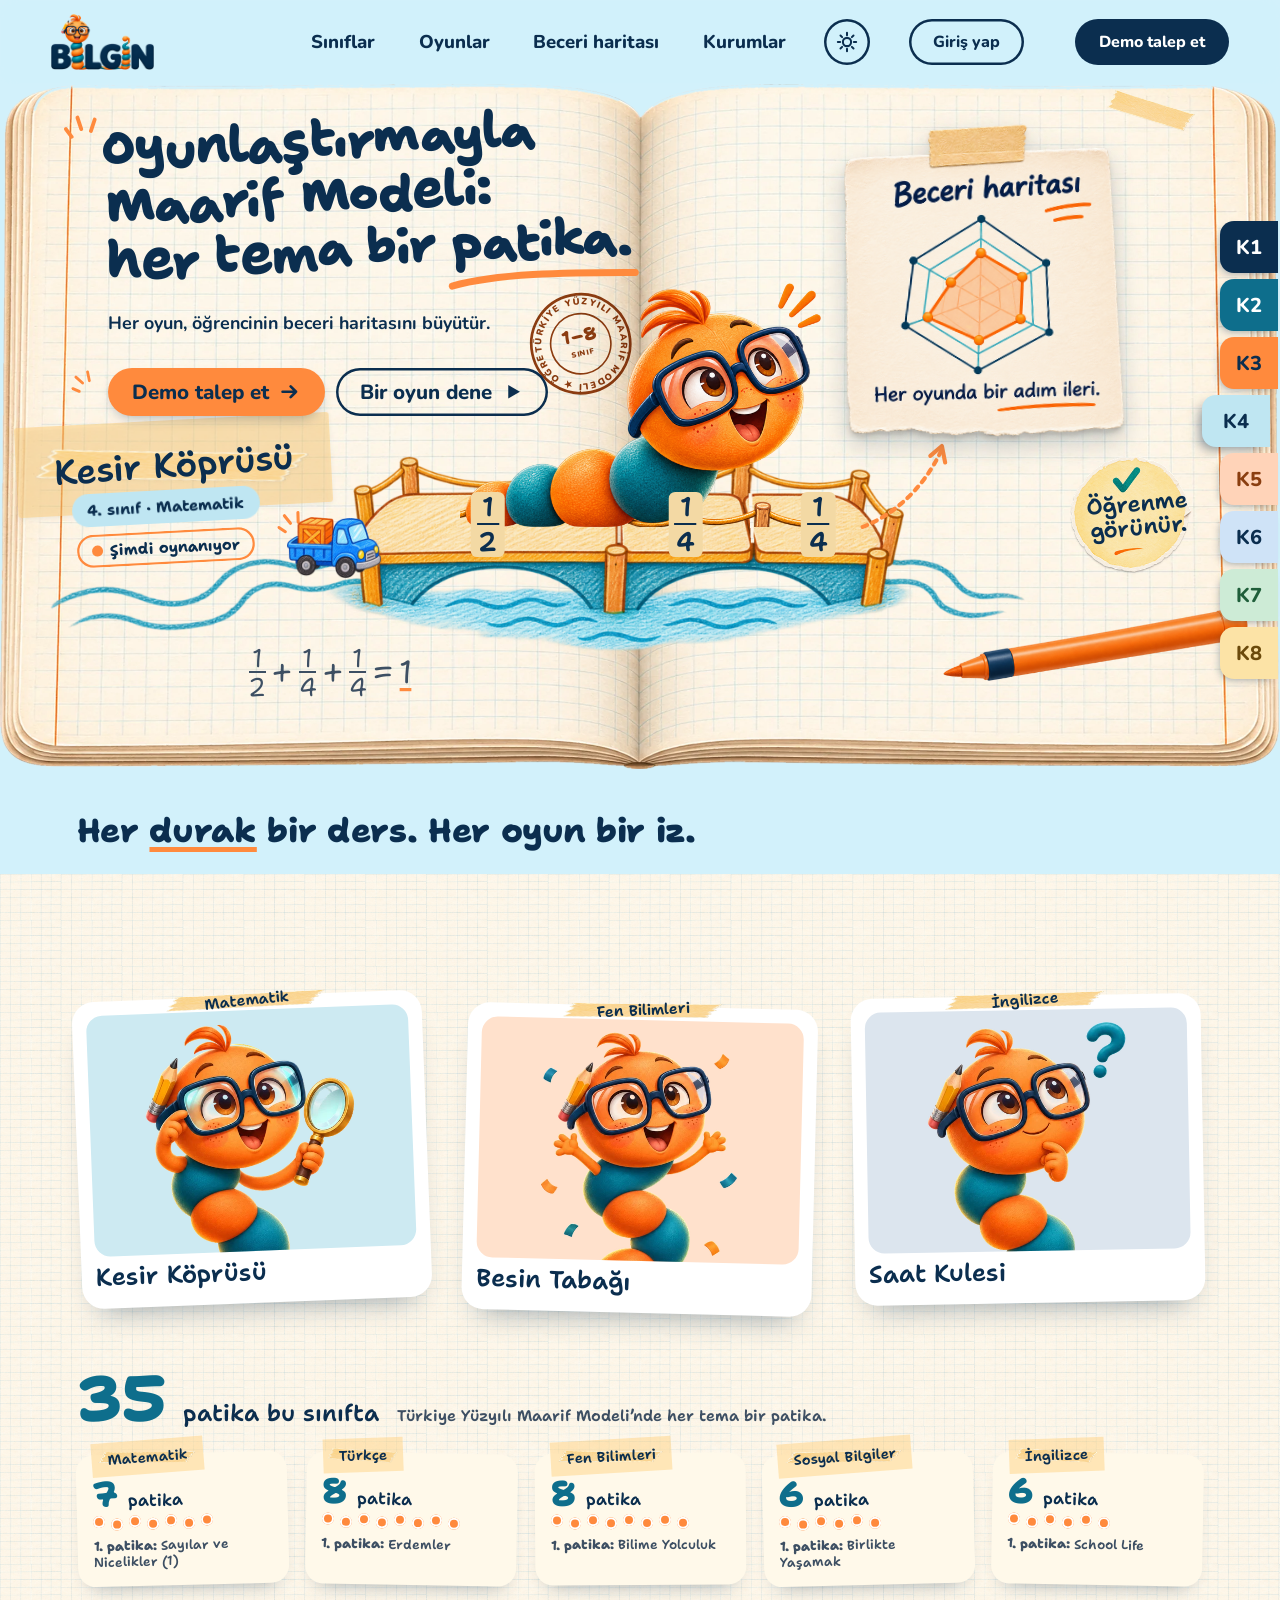
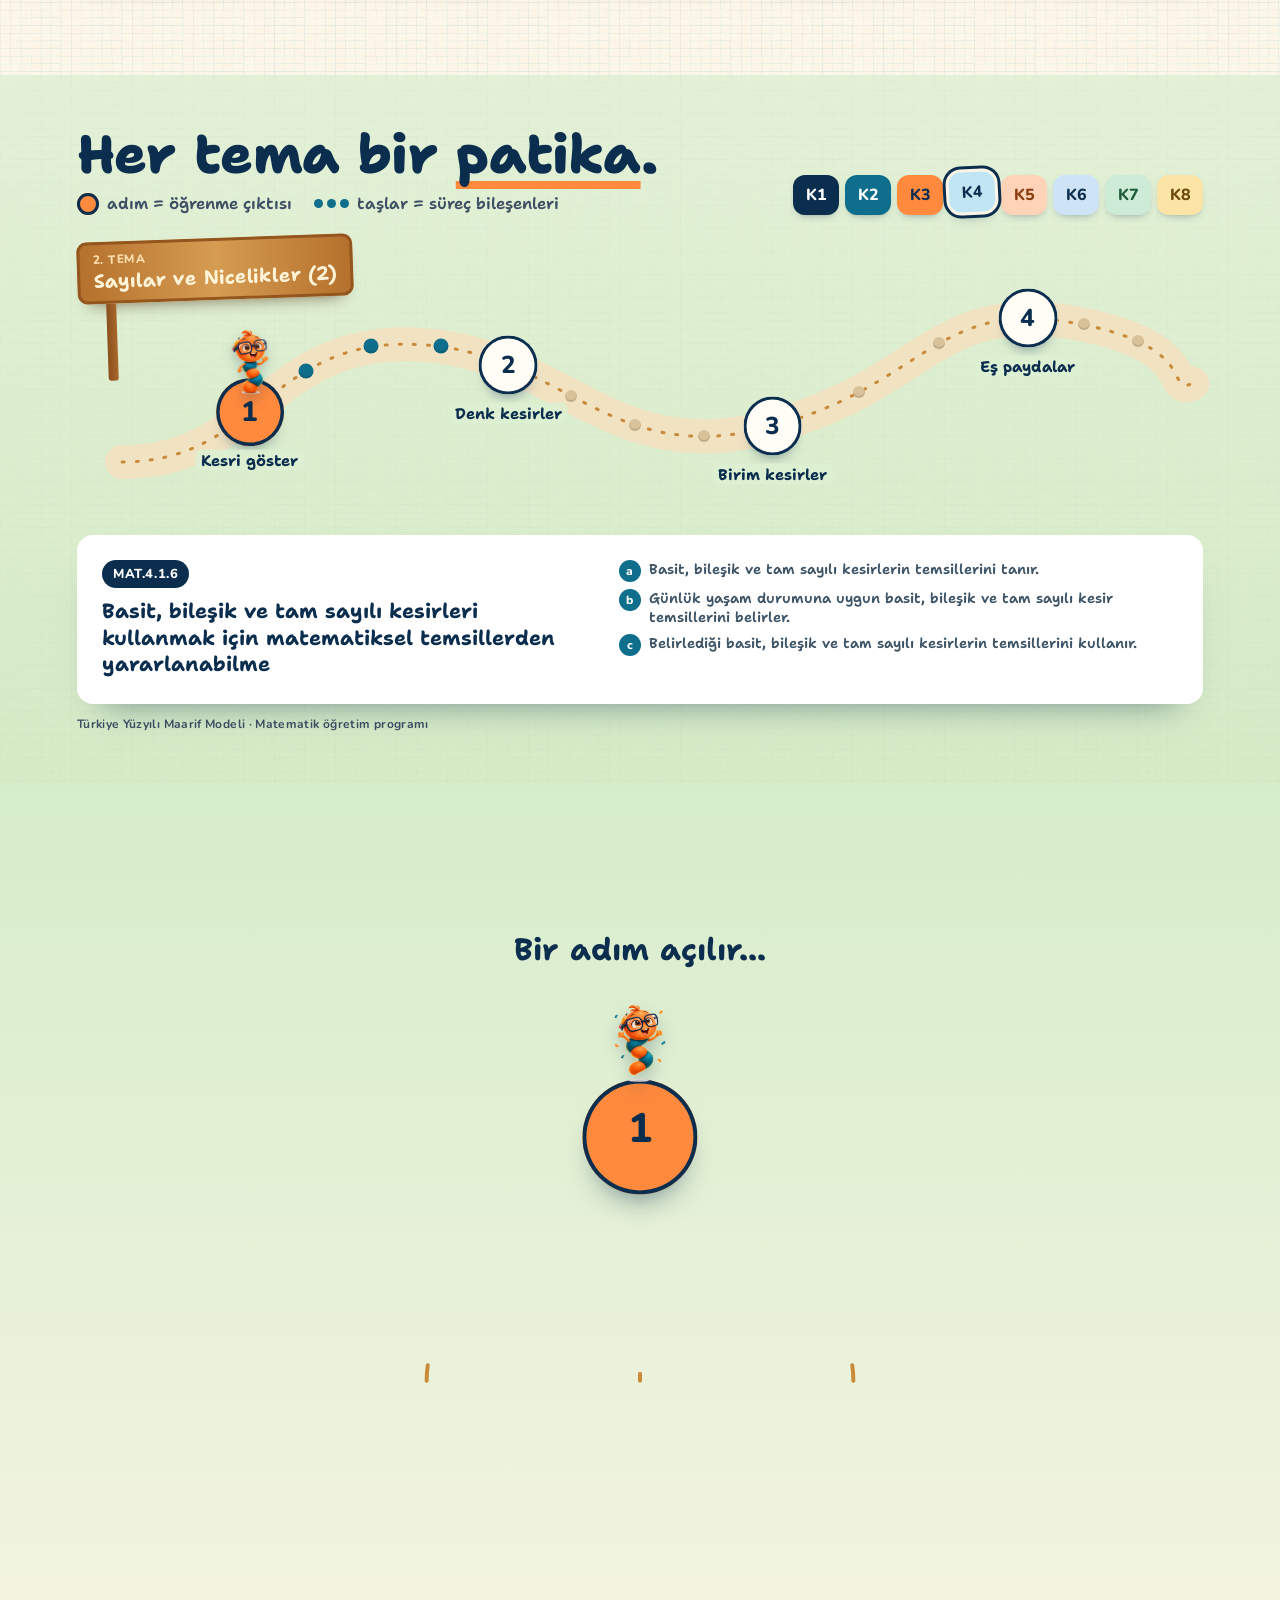
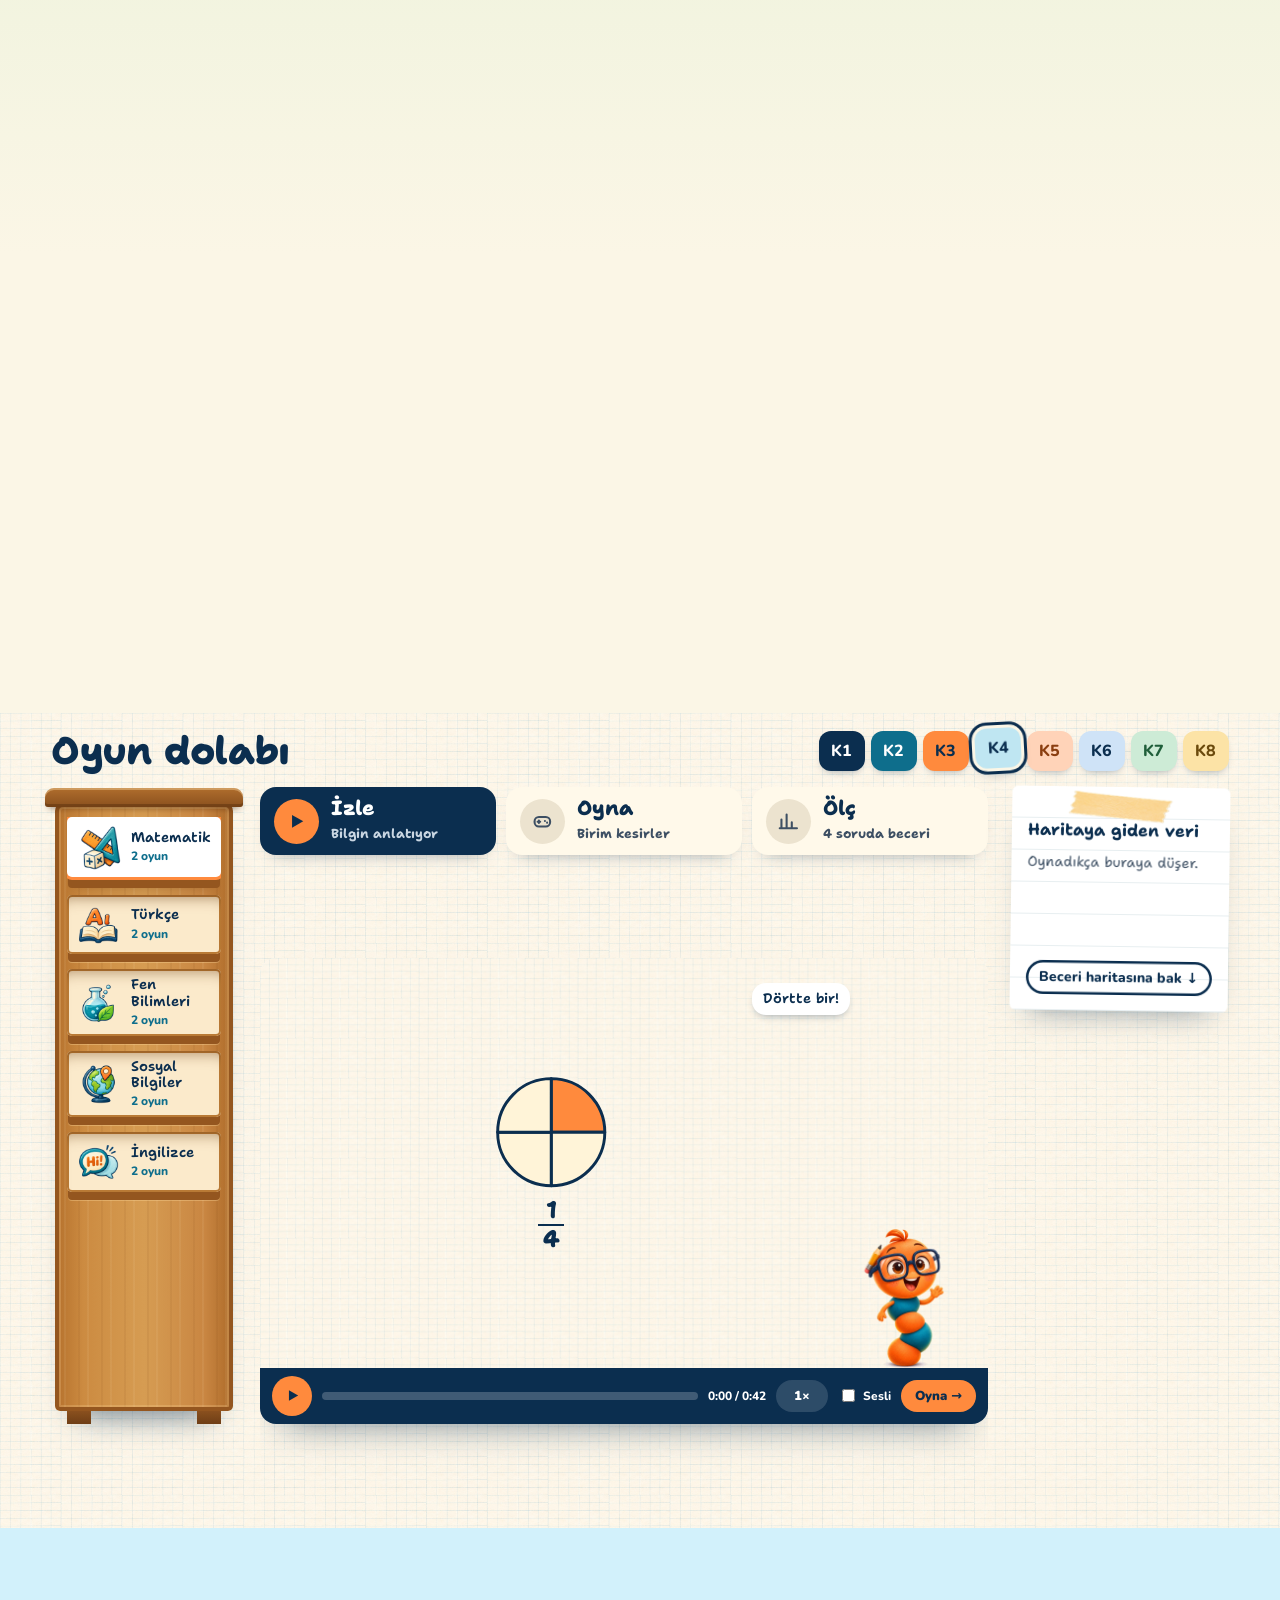
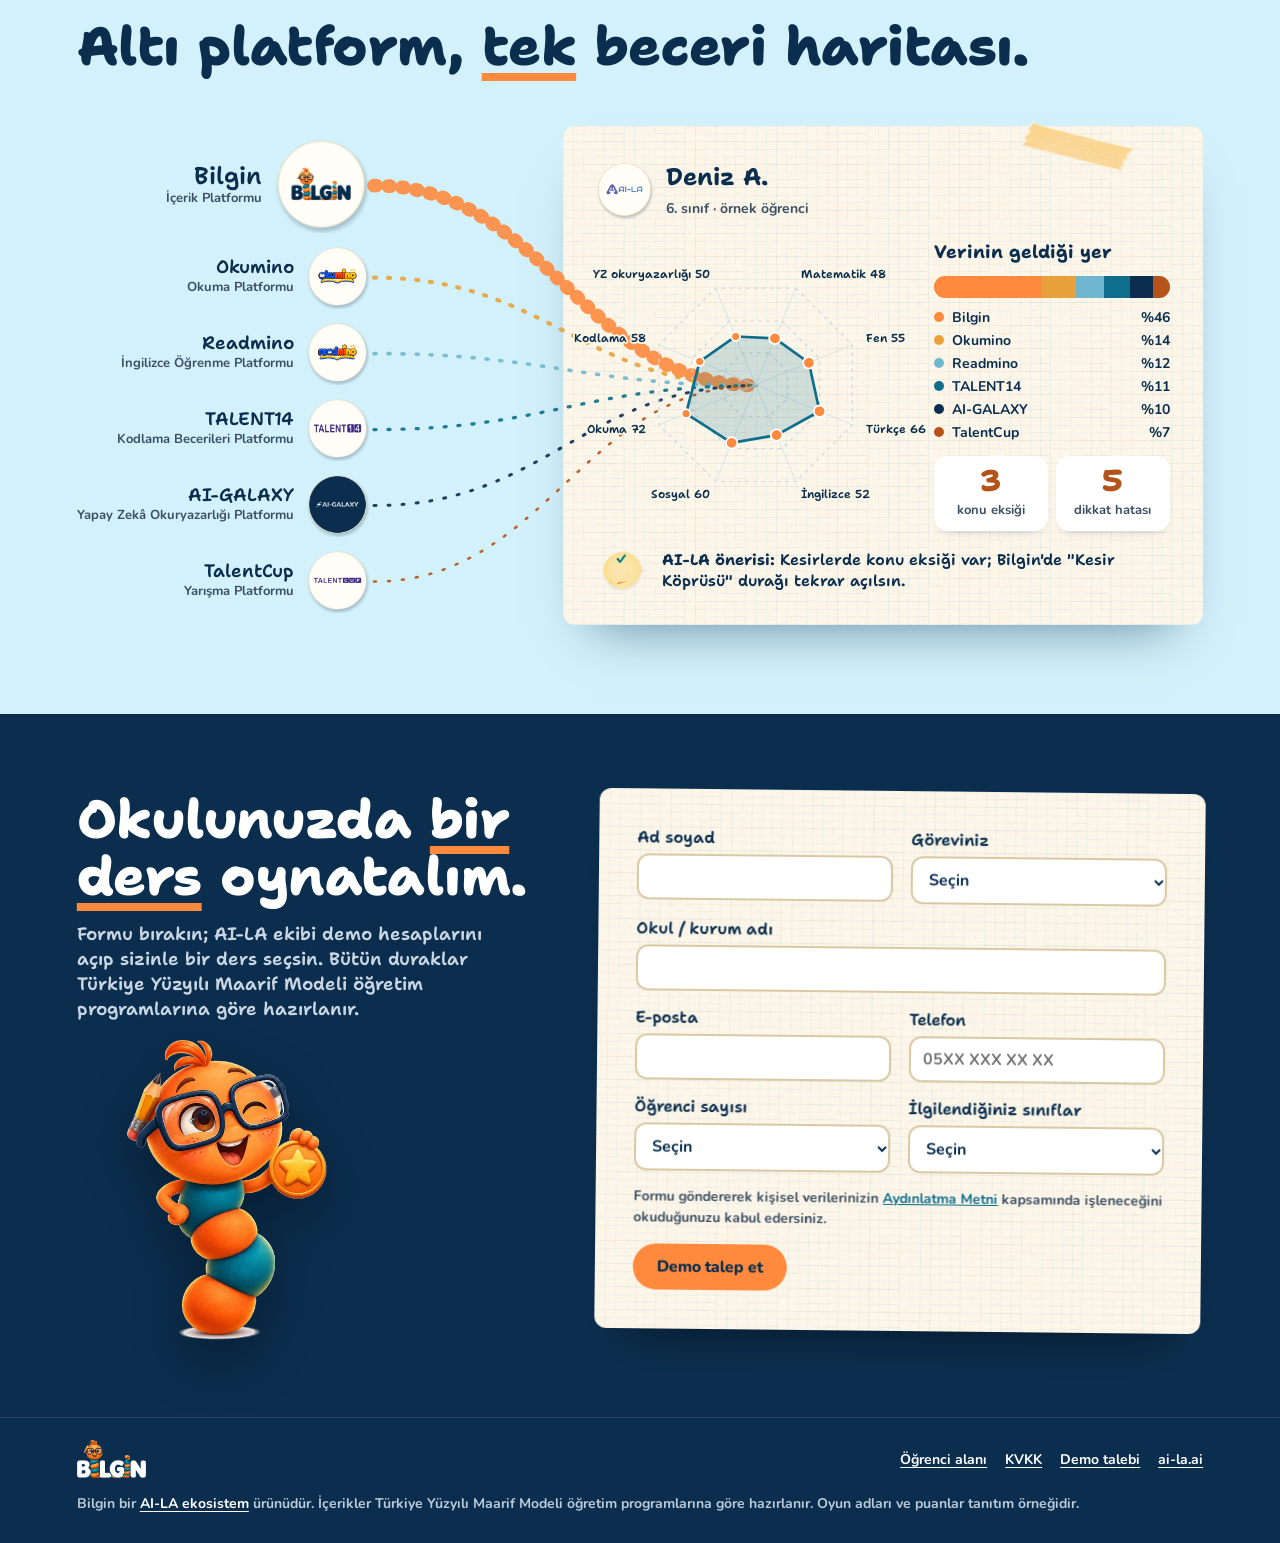
<file: index.html>
<!doctype html>
<html lang="tr">
<head>
<meta charset="utf-8">
<meta name="viewport" content="width=device-width,initial-scale=1,viewport-fit=cover">
<link rel="icon" href="favicon.ico" sizes="any">
<link rel="icon" type="image/png" sizes="32x32" href="favicon-32.png">
<link rel="icon" type="image/png" sizes="192x192" href="icon-192.png">
<link rel="apple-touch-icon" href="apple-touch-icon.png">
<meta name="theme-color" content="#FF7A2E">
<meta name="description" content="Bilgin: AI-LA ekosisteminin 1–8. sınıf oyunlaştırılmış ders platformu. Türkiye Yüzyılı Maarif Modeli öğretim programlarına uygun.">
<title>Bilgin</title>
<link rel="preconnect" href="https://fonts.googleapis.com">
<link rel="preconnect" href="https://fonts.gstatic.com" crossorigin>
<link href="https://fonts.googleapis.com/css2?family=Shantell+Sans:ital,wght,BNCE,INFM@0,300..800,-100..100,0..100&family=Nunito:wght@700;800;900&display=swap" rel="stylesheet">
<link rel="stylesheet" href="iop/iop.css">
<style>
/* Kareli Defter: sayfa açık bir kareli okul defteri; ders defterin üstünde oynanıyor. Tek tema (açık). */
:root{
  --lacivert:#0B2E4F; --petrol:#0E6E8C; --mandalina:#FF8A3D; --kopuk:#E2F1F4; --kiremit:#B4541A;
  --kenar:#D2F1FB; --kagit:#FBF6E6; --kalem:#3D4F63;
  --el:'Shantell Sans','Comic Sans MS',ui-rounded,system-ui,sans-serif;
  --ui:'Nunito',ui-rounded,system-ui,-apple-system,'Segoe UI',sans-serif;
  color-scheme:light;
}
*{box-sizing:border-box}
html{scroll-behavior:smooth}
body{margin:0;background:var(--kenar);color:var(--lacivert);font:700 17px/1.5 var(--ui)}
body::before{content:"";position:fixed;inset:0 0 auto;height:env(safe-area-inset-top,0px);background:var(--kenar);z-index:40}
::selection{background:var(--mandalina);color:var(--lacivert)}
img{display:block;max-width:100%}
a{color:inherit}
button{font:inherit;color:inherit;cursor:pointer}
:focus-visible{outline:3px solid var(--mandalina);outline-offset:3px;border-radius:12px}
.ic{max-width:1440px;margin:0 auto;padding-left:max(clamp(16px,6vw,120px),env(safe-area-inset-left,0px));padding-right:max(clamp(16px,6vw,120px),env(safe-area-inset-right,0px))}
.ust .ic{max-width:none;padding-left:max(clamp(16px,4vw,64px),env(safe-area-inset-left,0px));padding-right:max(clamp(16px,4vw,64px),env(safe-area-inset-right,0px))}
.el{font-family:var(--el)}
.hap{display:inline-flex;align-items:center;justify-content:center;gap:10px;border-radius:999px;font:800 clamp(15px,1.25vw,19px)/1 var(--ui);padding:.95em 1.5em;text-decoration:none;border:0;transition:transform .15s cubic-bezier(.2,.8,.2,1),box-shadow .15s}
.hap svg{width:1.05em;height:1.05em}
.hap.turuncu{background:var(--mandalina);color:var(--lacivert);box-shadow:0 6px 14px -6px rgba(11,46,79,.4)}
.hap.cizgi{background:transparent;color:var(--lacivert);box-shadow:inset 0 0 0 2.5px var(--lacivert)}
.hap.koyu{background:var(--lacivert);color:#fff}
.hap:hover{transform:translateY(-2px)}
.hap:active{transform:translateY(1px)}

.ust{position:sticky;top:env(safe-area-inset-top,0px);z-index:30;background:color-mix(in srgb,var(--kenar) 92%,transparent);backdrop-filter:saturate(1.2) blur(8px)}
.ust .ic{display:flex;align-items:center;gap:clamp(16px,3vw,48px);height:clamp(64px,6.6vw,96px)}
.ust .logo img{height:clamp(40px,4.4vw,62px);width:auto}
.ust nav{display:flex;gap:clamp(18px,3.4vw,64px);margin-left:auto;font:800 clamp(15px,1.45vw,22px) var(--ui)}
.ust nav a{text-decoration:none}
.ust nav a:hover{color:var(--petrol)}
.ust .hap{margin-left:clamp(8px,2vw,40px)}
.ust .giris-btn{background:transparent;color:var(--lacivert);box-shadow:inset 0 0 0 2.5px var(--lacivert);margin-left:0}
.ust .giris-btn:hover{background:#fff}
.ust .giris-btn+.hap{margin-left:clamp(8px,1vw,16px)}
.ust .hap{white-space:nowrap}
@media (max-width:520px){.ust .hap.koyu{display:none}.ust .giris-btn{font-size:15px;padding:.75em 1.2em}}
.giris-dlg{width:min(460px,92vw);margin:auto;padding:30px 30px 26px;border:0;border-radius:28px;background:var(--kagit) url(assets/kareli.png) repeat;background-size:auto 46px;color:var(--lacivert);text-align:center;box-shadow:0 40px 90px -30px rgba(11,46,79,.6);overflow:visible;font:700 16px/1.5 var(--ui)}
.giris-dlg[open]{animation:girisAc .38s cubic-bezier(.3,1.3,.4,1)}
@keyframes girisAc{from{opacity:0;transform:translateY(18px) scale(.94)}}
.giris-dlg::backdrop{background:rgba(11,46,79,.55);backdrop-filter:blur(3px)}
.giris-maskot{display:block;width:150px;height:auto;margin:-110px auto 0;filter:drop-shadow(0 14px 16px rgba(11,46,79,.3));animation:girisSallan 3s ease-in-out infinite;transform-origin:50% 100%}
@keyframes girisSallan{50%{transform:rotate(-4deg) translateY(-3px)}}
.giris-rozet{display:flex;justify-content:center;gap:7px;margin:8px 0 0}
.giris-rozet span{width:9px;height:9px;border-radius:50%;background:var(--mandalina);animation:hazirlik 1.2s ease-in-out infinite}
.giris-rozet span:nth-child(2){animation-delay:.15s;background:var(--petrol)}
.giris-rozet span:nth-child(3){animation-delay:.3s;background:var(--lacivert)}
@keyframes hazirlik{0%,100%{transform:translateY(0);opacity:.5}50%{transform:translateY(-6px);opacity:1}}
.giris-dlg h2{margin:10px 0 0;font:800 clamp(25px,5vw,31px)/1.15 var(--el);letter-spacing:-.02em;transform:rotate(-1.5deg)}
.giris-dlg p{margin:10px 0 0}
.giris-dlg .giris-alt{color:var(--kalem);font-size:15px;font-weight:600}
.giris-btnler{display:flex;gap:10px;justify-content:center;margin-top:20px;flex-wrap:wrap}
.giris-btnler .hap{font-size:16px}
.giris-x{position:absolute;top:14px;right:14px;width:38px;height:38px;border:0;border-radius:50%;background:#F3D9A4;display:grid;place-items:center;color:var(--lacivert);cursor:pointer}
.giris-x svg{width:17px;height:17px}
:root[data-theme="dark"] .ust .giris-btn{color:#EAF3F7;box-shadow:inset 0 0 0 2.5px #EAF3F7}
:root[data-theme="dark"] .ust .giris-btn:hover{background:rgba(255,255,255,.1)}
:root[data-theme="dark"] .giris-dlg{background:#15324D;color:#EAF3F7}
:root[data-theme="dark"] .giris-dlg .giris-alt{color:#B9CAD9}
:root[data-theme="dark"] .giris-rozet span:nth-child(3){background:#EAF3F7}
:root[data-theme="dark"] .giris-dlg .hap.cizgi{color:#EAF3F7;box-shadow:inset 0 0 0 2.5px #EAF3F7}
@media (prefers-reduced-motion:reduce){.giris-dlg[open],.giris-maskot,.giris-rozet span{animation:none}}

.sahne-dis{padding-bottom:clamp(8px,2vw,24px)}
.sahne{position:relative;aspect-ratio:1536/822;container-type:inline-size;width:min(100%,calc((100svh - clamp(64px,6.6vw,96px) - 130px) * 1.8686));margin-inline:auto}
.sahne .defter{position:absolute;inset:0;width:100%;height:100%}
.p{position:absolute}
.metin{position:absolute;left:8.4%;top:5.8%;width:42%;display:flex;flex-direction:column;align-items:flex-start;gap:1.1cqw;z-index:2}
.metin h1{margin:0;font:800 3.95cqw/1.1 var(--el);letter-spacing:-.03em;color:var(--lacivert);white-space:nowrap;font-variation-settings:"INFM" 100,"BNCE" 45;transform:rotate(-3deg);transform-origin:0 100%}
.metin h1 .alt-cizgi{position:relative;white-space:nowrap}
.metin h1 .alt-cizgi svg{position:absolute;left:-2%;bottom:-.28em;width:104%;height:.4em;overflow:visible}
.metin .kivilcim{position:absolute;left:-3.4cqw;top:-1.2cqw;width:3cqw}
.metin .kivilcim.k2{left:-3cqw;top:auto;bottom:1.6cqw;width:2.2cqw;transform:rotate(-30deg)}
.kiv-kamyon{left:21.6%;top:61.6%;width:2.4%;transform:rotate(-20deg)}
.kamyon-h{left:22.4%;top:63.2%;width:7.4%}
.metin p{margin:.6cqw 0 0;font:700 1.4cqw/1.3 var(--ui);color:var(--lacivert)}
.metin .cta{display:flex;gap:.9cqw;margin-top:1.4cqw}
.metin .cta .hap{font-size:1.6cqw;padding:1.05cqw 1.9cqw}

.etiket{left:2.6%;top:49.5%;width:20.3%;height:12.2%;transform:rotate(-4deg);display:grid;place-items:center}
.etiket::before{content:"";position:absolute;inset:-4% -6%;background:url(assets/tape.png) center/100% 100% no-repeat,url(assets/tape.png) center/100% 100% no-repeat,url(assets/tape.png) center/100% 100% no-repeat;filter:drop-shadow(0 2px 2px rgba(11,46,79,.12));background-color:rgba(255,206,120,.5);border-radius:3px;transform:rotate(1deg)}
.etiket b{position:relative;font:600 2.7cqw/1 var(--el);color:var(--lacivert)}
.hap-k{position:absolute;border-radius:999px;font:700 1.2cqw/1 var(--el);display:inline-flex;align-items:center;gap:.5cqw;padding:.7cqw 1.2cqw;white-space:nowrap}
.hap-k.sinif{left:5.6%;top:59.2%;background:#BFE6F2;color:var(--lacivert);transform:rotate(-3deg)}
.hap-k.simdi{left:6%;top:65.2%;box-shadow:inset 0 0 0 .18cqw var(--mandalina);color:var(--lacivert);transform:rotate(-3deg)}
.hap-k.simdi i{width:.85cqw;height:.85cqw;border-radius:50%;background:var(--mandalina);animation:nabiz 1.6s ease-out infinite}
@keyframes nabiz{0%{box-shadow:0 0 0 0 rgba(255,138,61,.6)}100%{box-shadow:0 0 0 1cqw rgba(255,138,61,0)}}

.kopru{left:3.90%;top:52.72%;width:76.18%;height:31.51%}
.kurt{left:35.9%;top:28.2%;width:28.6%;height:36.5%;transform-origin:50% 100%;animation:kurt 3.4s ease-in-out infinite}
@keyframes kurt{50%{transform:translateY(-1.2%) rotate(-.6deg)}}
.tahta{position:absolute;top:59.6%;translate:-50% 0;z-index:3;background:#F3D9A4;border-radius:.5cqw;padding:.2cqw .45cqw;font:600 2.1cqw/1 var(--el);color:var(--lacivert);display:flex;flex-direction:column;align-items:center;line-height:.9}
.tahta hr{width:1.8cqw;border:0;border-top:.2cqw solid var(--lacivert);margin:.35cqw 0;border-radius:2px}
.t1{left:38.12%} .t2{left:53.56%} .t3{left:63.94%}
.denklem{left:19.4%;top:82%;font:400 2.5cqw/1 var(--el);color:var(--kalem);display:flex;align-items:center;gap:.4cqw}
.denklem .kesir{display:inline-flex;flex-direction:column;align-items:center;font-size:2cqw;line-height:.95}
.denklem .kesir hr{width:1.3cqw;border:0;border-top:.16cqw solid var(--kalem);margin:.1cqw 0}
.denklem u{text-decoration:none;box-shadow:0 .3cqw 0 -.05cqw var(--mandalina)}

.beceri-baslik{left:64.3%;top:9%;font:600 3.6cqw/1 var(--el);color:var(--lacivert);transform:rotate(-3deg);isolation:isolate}
.beceri-baslik span{position:relative}
.beceri-baslik span::before{content:"";position:absolute;left:-8%;right:-16%;top:-18%;bottom:-22%;background:url(assets/swash.png) center/100% 100% no-repeat;z-index:-1}
.arti{left:83%;top:17%;font:600 1.9cqw/1 var(--el);color:var(--kiremit);transform:rotate(-8deg)}
.grafik{left:67.4%;top:22.4%;width:26.7%;height:31.1%}
.eksen{position:absolute;top:45.5%;font:400 1.35cqw/1.05 var(--el);color:var(--kalem);text-align:center;transform:translateX(-50%)}
.e1{left:73.4%} .e2{left:81.9%} .e3{left:88%}
.ok-k{left:66.9%;top:51.1%;width:8%;height:14.6%;overflow:visible}
.cikartma{left:82.2%;top:54%;width:12.4%;height:17.8%}
.cikartma-yazi{left:84.4%;top:59.4%;width:9%;font:600 1.75cqw/1.08 var(--el);color:var(--lacivert);text-align:center;transform:rotate(-5deg)}
.kalem{left:73.7%;top:73.2%;width:23.8%;height:17.3%}
.bant{left:86%;top:-.7%;width:7.9%;height:9.2%;transform:rotate(9deg)}

@media (prefers-reduced-motion:no-preference){
  .tahta{animation:yaz .5s cubic-bezier(.2,1.4,.4,1) backwards}
  .t1{animation-delay:.5s} .t2{animation-delay:.8s} .t3{animation-delay:1.1s}
  @keyframes yaz{from{opacity:.15;transform:translateY(-1.4cqw) scale(.6)}}
  .denklem{animation:sil 1s .9s cubic-bezier(.3,0,.2,1) backwards}
  @keyframes sil{from{clip-path:inset(0 92% 0 0)}to{clip-path:inset(0 0 0 0)}}
  .grafik{animation:sil 1.3s 1.5s cubic-bezier(.3,0,.2,1) backwards}
  .ok-k{animation:yaz .8s 1.3s ease-out backwards}
  .arti{animation:yaz .55s 2.7s cubic-bezier(.2,1.6,.4,1) backwards}
  .cikartma,.cikartma-yazi{animation:yapis .6s 3s cubic-bezier(.2,1.5,.4,1) backwards}
  @keyframes yapis{from{opacity:.2;transform:scale(1.3) rotate(12deg)}}
}

.kareli{background:var(--kagit) url(assets/kareli.png) repeat;background-size:auto 46px}
.bolum{padding-block:clamp(56px,7vw,110px)}
.bas{font:800 clamp(30px,4.2vw,64px)/1.05 var(--el);margin:0;text-wrap:balance;letter-spacing:-.01em}
.bas u{text-decoration:underline;text-decoration-color:var(--mandalina);text-decoration-thickness:.14em;text-underline-offset:.14em;text-decoration-skip-ink:none}

.sinif-bant{background:var(--kenar);padding-block:clamp(12px,1.6vw,24px) clamp(18px,2vw,30px)}
.siniflar-ust{display:flex;align-items:center;justify-content:space-between;gap:20px;flex-wrap:wrap}
.siniflar-ust .bas{font-size:clamp(28px,2.6vw,40px)}
@media (min-width:1100px){.siniflar-ust{flex-wrap:nowrap}.siniflar-ust .bas{white-space:nowrap}.notlar{flex-wrap:nowrap!important;overflow-x:auto;padding:6px 4px;scrollbar-width:none;max-width:52vw}}
.notlar{display:flex;gap:10px;flex-wrap:wrap}
.not{border:0;border-radius:999px;background:#FFF4D8;box-shadow:0 3px 8px -4px rgba(11,46,79,.35);font:600 clamp(14px,1.15vw,18px)/1 var(--el);padding:.7em 1em;white-space:nowrap;transition:transform .15s}
.not:nth-child(3n+2){background:#FFE3CF}
.not:nth-child(3n){background:#D9F0F6}
.not:hover{transform:translateY(-2px) rotate(-2deg)}
.not[aria-pressed="true"]{background:var(--lacivert);color:#fff;transform:rotate(-3deg) scale(1.06)}
.foto{display:grid;grid-template-columns:repeat(3,minmax(0,1fr));gap:clamp(18px,3vw,48px);margin-top:clamp(36px,4.5vw,60px)}
.polaroid{position:relative;background:#fff;border-radius:22px;padding:14px 14px 18px;box-shadow:0 18px 30px -18px rgba(11,46,79,.45);display:flex;flex-direction:column;gap:8px;min-width:0;transition:transform .25s cubic-bezier(.2,.8,.2,1)}
.polaroid:nth-child(1){transform:rotate(-2.2deg)} .polaroid:nth-child(2){transform:rotate(1.4deg) translateY(10px)} .polaroid:nth-child(3){transform:rotate(-1deg)}
.polaroid:hover{transform:rotate(0) translateY(-6px)}
.polaroid::before{content:attr(data-ders);position:absolute;top:-18px;left:50%;min-width:140px;height:44px;transform:translateX(-50%) rotate(-4deg);background:url(assets/tape.png) center/100% 100% no-repeat;display:grid;place-items:center;padding:0 22px;font:600 15px var(--el);color:var(--lacivert);white-space:nowrap;z-index:1}
.polaroid .resim{border-radius:16px;aspect-ratio:4/3;display:grid;place-items:center;overflow:hidden}
.polaroid.mat .resim{background:#CDEAF2} .polaroid.fen .resim{background:#FFE1CC} .polaroid.ing .resim{background:#DCE5EE}
.polaroid .resim img{height:92%;width:auto;object-fit:contain}
.polaroid b{font:600 clamp(20px,1.9vw,28px)/1.05 var(--el)}

.oyna{display:grid;grid-template-columns:minmax(0,1.35fr) minmax(0,.65fr);gap:clamp(20px,4vw,60px);align-items:center}
.masa{background:transparent;padding:0;display:flex;flex-direction:column;gap:18px;min-width:0}
.masa .soru{font:600 clamp(20px,2vw,28px)/1.2 var(--el);margin:0}
.nehir{position:relative;background:url(assets/nehir-bos.png) center/100% 100% no-repeat;aspect-ratio:1800/1067;max-width:760px;width:100%;margin-inline:auto}
.yol{position:absolute;left:24%;right:24%;top:40%;height:11%;display:flex;gap:4px}
.yol .t{height:100%;display:grid;place-items:center;color:var(--lacivert);font:600 clamp(13px,1.4vw,19px) var(--el);border-radius:999px;background:#F3D9A4;box-shadow:inset 0 0 0 2.5px #C98A3A,0 4px 8px -4px rgba(11,46,79,.4);animation:otur .4s cubic-bezier(.2,1.4,.4,1)}
@keyframes otur{from{transform:translateY(-30px);opacity:0}}
.araba{position:absolute;left:4%;top:30%;width:17%;transition:left 2.2s cubic-bezier(.5,0,.3,1)}
.araba.gec{left:78%}
.dalga{position:absolute;left:24%;right:24%;bottom:10%;height:20%;opacity:.7}
.tahtalar{display:flex;gap:10px;flex-wrap:wrap;justify-content:center}
.tk{border:0;border-radius:999px;height:56px;color:var(--lacivert);background:#F3D9A4!important;font:600 21px var(--el);box-shadow:inset 0 0 0 2.5px #C98A3A,0 5px 10px -5px rgba(11,46,79,.45);transition:transform .12s}
.tk:hover{transform:translateY(-3px)}
.durum{display:flex;justify-content:space-between;gap:12px;flex-wrap:wrap;align-items:center;font:600 18px var(--el)}
.durum .geri{min-height:1.4em}
.geri.ok{color:#2E7D52} .geri.no{color:var(--kiremit)}
.harita{display:flex;flex-direction:column;gap:16px;align-items:flex-start}
.harita img{width:100%;max-width:420px}
.beceri-sayac{display:flex;align-items:baseline;gap:12px}
.beceri-sayac b{font:800 clamp(56px,6vw,96px)/1 var(--el);color:var(--petrol);font-variant-numeric:tabular-nums}
.beceri-sayac span{font:600 20px/1.2 var(--el)}

.eko{display:flex;align-items:center;justify-content:center;gap:clamp(14px,2.4vw,36px);flex-wrap:wrap;margin-top:clamp(28px,4vw,52px)}
.rozetler{display:grid;grid-template-columns:repeat(3,auto);gap:10px 14px;justify-content:center;align-items:center}
.rz{width:clamp(96px,8.4vw,124px);height:auto;aspect-ratio:1;object-fit:contain;align-self:center}
.rz:nth-child(odd){transform:rotate(-6deg)} .rz:nth-child(even){transform:rotate(5deg)}
.rz.ben{width:clamp(124px,11vw,160px)}
.ok-buyuk{width:clamp(60px,7vw,110px);height:auto}
.aila{width:clamp(140px,13vw,190px);height:auto;aspect-ratio:1;object-fit:contain;transform:rotate(-4deg)}
.cikti{display:flex;flex-direction:column;align-items:center;gap:6px}
.cikti img{width:clamp(200px,18vw,280px)}
.cikti b{font:600 clamp(20px,1.8vw,26px) var(--el)}

.kapanis{background:var(--lacivert);color:#fff;overflow:hidden}
.kapanis .ic{display:grid;grid-template-columns:minmax(0,1.2fr) minmax(0,.8fr);align-items:center;gap:24px;padding-block:clamp(48px,6vw,90px)}
.kapanis .bas{color:#fff}
.kapanis .cta{display:flex;gap:12px;flex-wrap:wrap;margin-top:28px}
.kapanis .hap.turuncu{box-shadow:none}
.kapanis .hap.cizgi{color:#fff;box-shadow:inset 0 0 0 2.5px #fff}
.kapanis img{width:min(100%,360px);justify-self:center;filter:drop-shadow(0 20px 26px rgba(0,0,0,.35))}
footer{background:var(--lacivert);color:#B9CAD9;border-top:1px solid rgba(255,255,255,.12)}
footer .ic{display:flex;justify-content:space-between;align-items:center;gap:16px;flex-wrap:wrap;padding-block:22px 30px;font:700 14px var(--ui)}
footer img{height:42px;width:auto}
footer .logo-acik{display:none!important} footer .logo-koyu{display:block!important}


/* sınıf rafı */
.raf-ust{display:flex;align-items:baseline;gap:18px;flex-wrap:wrap;margin-top:clamp(40px,5vw,72px)}
.sayac-el{margin:0;font:600 clamp(20px,1.8vw,26px)/1 var(--el)}
.sayac-el b{font:800 clamp(48px,5vw,76px)/1 var(--el);color:var(--petrol);font-variant-numeric:tabular-nums;margin-right:8px}
.raf-not{font:600 clamp(15px,1.2vw,18px)/1.3 var(--el);color:var(--kalem)}
.raf{display:grid;grid-template-columns:repeat(auto-fill,minmax(210px,1fr));gap:22px 18px;margin-top:22px}
.kart{position:relative;background:#FFF9EA;border-radius:18px;padding:22px 16px 16px;box-shadow:0 12px 20px -14px rgba(11,46,79,.45);display:flex;flex-direction:column;gap:8px;min-width:0}
.kart:nth-child(3n+1){transform:rotate(-1.4deg)} .kart:nth-child(3n+2){transform:rotate(1deg)} .kart:nth-child(3n){transform:rotate(-.4deg)}
.kart::before{content:attr(data-ders);position:absolute;top:-14px;left:16px;height:34px;padding:0 16px;display:grid;place-items:center;background:url(assets/tape.png) center/100% 100% no-repeat,url(assets/tape.png) center/100% 100% no-repeat;background-color:rgba(255,206,120,.45);font:600 14px var(--el);color:var(--lacivert);transform:rotate(-3deg);white-space:nowrap}
.kart li{list-style:none;font:600 clamp(16px,1.25vw,19px)/1.25 var(--el);display:flex;gap:8px;align-items:baseline}
.kart li::before{content:"";flex:none;width:9px;height:9px;border-radius:50%;background:var(--mandalina);transform:translateY(-1px)}
.kart ul{margin:0;padding:0;display:flex;flex-direction:column;gap:8px}

/* oyun dolabı */
.dolap-ust{display:flex;align-items:center;justify-content:space-between;gap:18px;flex-wrap:wrap}
.sekmeler{display:flex;gap:10px;flex-wrap:wrap}
.sekme{border:0;border-radius:999px;background:#FFF4D8;box-shadow:0 3px 8px -4px rgba(11,46,79,.35);font:600 clamp(15px,1.25vw,19px)/1.1 var(--el);padding:.6em 1.1em;display:flex;flex-direction:column;align-items:flex-start;text-align:left;transition:transform .15s}
.sekme small{font:800 12px var(--ui);color:var(--petrol)}
.sekme:nth-child(2){background:#FFE3CF} .sekme:nth-child(3){background:#D9F0F6}
.sekme:hover{transform:translateY(-2px) rotate(-1.5deg)}
.sekme[aria-selected="true"]{background:var(--lacivert);color:#fff;transform:rotate(-2deg)}
.sekme[aria-selected="true"] small{color:#FFC89E}
.dolap{display:grid;grid-template-columns:minmax(0,1fr) 300px;gap:clamp(20px,3vw,48px);align-items:start;margin-top:clamp(24px,3vw,40px)}
.masa .soru{font:600 clamp(20px,2vw,28px)/1.25 var(--el);margin:0}
.secenekler{display:flex;gap:12px;flex-wrap:wrap;justify-content:center}
.sec{border:0;border-radius:999px;background:#F3D9A4;box-shadow:inset 0 0 0 2.5px #C98A3A,0 5px 10px -5px rgba(11,46,79,.45);font:600 20px var(--el);color:var(--lacivert);padding:12px 22px;transition:transform .12s}
.sec:hover{transform:translateY(-3px)}
.sec.ok{background:#CDEBD6;box-shadow:inset 0 0 0 2.5px #2E7D52} .sec.no{background:#FFD9CC;box-shadow:inset 0 0 0 2.5px var(--kiremit)}
.ust-satir{display:flex;justify-content:space-between;align-items:center;gap:12px;flex-wrap:wrap}
.tur{font:600 16px var(--el);color:var(--kiremit)}
.gozluk{border:0;border-radius:999px;background:transparent;box-shadow:inset 0 0 0 2.5px var(--petrol);color:var(--petrol);font:800 14px var(--ui);padding:8px 14px;display:inline-flex;gap:8px;align-items:center}
.gozluk svg{width:28px;height:14px}
.salla{animation:salla .38s}
@keyframes salla{20%,60%{transform:translateX(-7px)}40%,80%{transform:translateX(7px)}}
/* hücre */
.hucre svg{width:100%;max-width:560px;height:auto;display:block;margin:0 auto}
.org{cursor:pointer;transition:filter .15s}
.org:hover{filter:brightness(1.1) drop-shadow(0 0 0 #fff)}
.org.isik{animation:isik 1.1s ease-in-out infinite}
@keyframes isik{50%{opacity:.55}}
.org.dogru{filter:saturate(1.3)}
/* kelime kurdu */
.kurt-alan{display:grid;grid-template-columns:190px minmax(0,1fr);gap:20px;align-items:center}
.resim-k{background:#D9F0F6;border-radius:50%;aspect-ratio:1;display:grid;place-items:center}
.resim-k svg{width:62%}
.govde{display:flex;align-items:center;flex-wrap:wrap;row-gap:8px;min-height:72px}
.govde .bas-k{width:66px;height:66px;flex:none;position:relative;z-index:2}
.bogum{width:56px;height:56px;border-radius:50%;margin-left:-10px;display:grid;place-items:center;font:600 26px var(--el);color:#fff;animation:otur .35s cubic-bezier(.3,1.5,.5,1)}
.bogum:nth-child(even){background:var(--petrol)} .bogum:nth-child(odd){background:var(--mandalina);color:var(--lacivert)}
.bogum.bos{background:transparent!important;box-shadow:inset 0 0 0 2.5px #D9C9A3;animation:none}
.harfler{display:flex;gap:10px;flex-wrap:wrap;justify-content:center}
.harf{width:56px;height:56px;border:0;border-radius:16px;background:#fff;box-shadow:inset 0 0 0 2px #E2D3AE,0 4px 0 #E2D3AE;font:600 26px var(--el);color:var(--lacivert)}
.harf:nth-child(odd){transform:rotate(-4deg)} .harf:nth-child(even){transform:rotate(3deg)}
.harf.kullan{opacity:.2;pointer-events:none}
.harf.isik{background:#FFE3CF}
/* terazi */
.terazi svg{width:100%;max-width:560px;height:auto;display:block;margin:0 auto;overflow:visible}
.kol{transition:transform .9s cubic-bezier(.3,1.4,.4,1);transform-origin:280px 120px}

/* fiş */
.fis{position:relative;background:#fff;border-radius:6px;padding:28px 20px 20px;box-shadow:0 18px 30px -20px rgba(11,46,79,.5);display:flex;flex-direction:column;gap:12px;transform:rotate(1.2deg);background-image:repeating-linear-gradient(transparent 0 31px,#E7EEF0 31px 32px)}
.fis-bant{position:absolute;top:-18px;left:50%;width:120px;transform:translateX(-50%) rotate(-3deg)}
.fis b{font-size:20px}
.fis ol{margin:0;padding:0;list-style:none;display:flex;flex-direction:column;gap:6px;min-height:150px;font:600 15px/1.3 var(--el)}
.fis li{display:flex;justify-content:space-between;gap:8px;animation:otur .35s ease-out}
.fis li em{font-style:normal;font-weight:800;color:var(--petrol);white-space:nowrap}
.fis li.eksi em{color:var(--kiremit)}
.fis li.bos{color:var(--kalem);font-weight:400}

/* beceri haritası */
.harita-bolum{background:var(--kenar);padding-block:clamp(56px,7vw,110px)}
.akis{display:grid;grid-template-columns:minmax(220px,300px) minmax(60px,1fr) minmax(0,640px);align-items:center;gap:0;margin-top:clamp(28px,4vw,52px);position:relative}
.kaynaklar{list-style:none;margin:0;padding:0;display:flex;flex-direction:column;gap:12px;position:relative;z-index:2}
.kaynak{display:flex;align-items:center;gap:12px;border:0;background:transparent;padding:0;text-align:left;cursor:pointer;width:100%}
.kaynak img{width:64px;height:64px;flex:none;transition:transform .2s}
.kaynak.ana img{width:96px;height:96px}
.kaynak b{display:block;font:600 18px/1.1 var(--el)}
.kaynak.ana b{font-size:24px}
.kaynak small{display:block;font:700 13px var(--ui);color:var(--kalem)}
.kaynak:hover img,.kaynak[aria-pressed="true"] img{transform:rotate(-8deg) scale(1.06)}
.kaynak[aria-pressed="true"] b{text-decoration:underline;text-decoration-color:var(--mandalina);text-decoration-thickness:3px;text-underline-offset:4px}
.akis-cizgi{position:absolute;inset:0;width:100%;height:100%;pointer-events:none;overflow:visible;z-index:4}
.akis-cizgi path{fill:none;stroke-linecap:round;stroke-dasharray:2 12;animation:akis 1.4s linear infinite}
@keyframes akis{to{stroke-dashoffset:-28}}
.karne{position:relative;grid-column:3;background:var(--kagit) url(assets/kareli.png) repeat;background-size:auto 46px;border-radius:12px;padding:clamp(22px,2.6vw,34px);box-shadow:0 30px 50px -30px rgba(11,46,79,.55);display:flex;flex-direction:column;gap:14px;min-width:0}
.karne-bant{position:absolute;top:-20px;right:60px;width:130px;transform:rotate(6deg)}
.karne-ust{display:flex;align-items:center;gap:12px}
.karne-aila{width:58px;height:58px}
.karne-ust b{font-size:24px;display:block}
.karne-ust small{font:700 14px var(--ui);color:var(--kalem)}
.karne-govde{display:grid;grid-template-columns:minmax(0,1.15fr) minmax(0,.85fr);gap:18px;align-items:center}
.radar{width:100%;height:auto;overflow:visible;position:relative;z-index:5}
.radar text{paint-order:stroke;stroke:#FBF6E6;stroke-width:4px;stroke-linejoin:round}
.radar text{font:600 13px var(--el);fill:var(--lacivert)}
.radar .alan{fill:rgba(14,110,140,.18);stroke:var(--petrol);stroke-width:3;stroke-linejoin:round;transition:all .6s}
.radar .nokta{fill:var(--mandalina);stroke:#fff;stroke-width:2;transition:all .6s}
.radar .agac{fill:none;stroke:#C9D7DC;stroke-width:1.3;stroke-dasharray:4 5}
.radar .isik{fill:rgba(255,138,61,.28)}
.pay{display:flex;flex-direction:column;gap:10px;min-width:0}
.pay b{font-size:18px}
.pay-cubuk{display:flex;height:22px;border-radius:999px;overflow:hidden;box-shadow:inset 0 0 0 2px rgba(11,46,79,.12)}
.pay-cubuk i{display:block;height:100%;transition:flex-basis .6s}
.pay-liste{list-style:none;margin:0;padding:0;display:grid;gap:4px;font:700 14px var(--ui)}
.pay-liste li{display:flex;justify-content:space-between;gap:8px;align-items:center}
.pay-liste li span{display:flex;align-items:center;gap:8px}
.pay-liste i{width:10px;height:10px;border-radius:50%}
.pay-liste em{font-style:normal;font-variant-numeric:tabular-nums}
.hata{display:grid;grid-template-columns:1fr 1fr;gap:8px;margin-top:4px}
.hata div{background:#fff;border-radius:14px;padding:10px;text-align:center;box-shadow:0 6px 12px -10px rgba(11,46,79,.5)}
.hata b{display:block;font:800 30px/1 var(--el);color:var(--kiremit);font-variant-numeric:tabular-nums}
.hata small{font:700 13px var(--ui);color:var(--kalem)}
.oneri{margin:0;display:flex;align-items:center;gap:12px;font:600 clamp(15px,1.2vw,18px)/1.35 var(--el)}
.oneri img{width:54px;flex:none}

/* sınıf hapları: 1–8 hepsi görünür */
.siniflar-ust{flex-direction:column;align-items:stretch;gap:16px}
.notlar{display:grid!important;grid-template-columns:repeat(8,minmax(0,1fr));gap:10px;max-width:none!important;overflow:visible!important;padding:0}
.not{text-align:center;font-size:clamp(14px,1.3vw,19px);padding:.8em .4em}
/* form */
.kapanis .ic{grid-template-columns:minmax(0,.9fr) minmax(0,1.1fr);align-items:start}
.kapanis-sol{display:flex;flex-direction:column;gap:18px}
.kapanis-not{margin:0;color:#C9D6E2;font:600 clamp(17px,1.4vw,21px)/1.4 var(--el);max-width:34ch}
.kapanis-sol img{width:min(70%,300px)}
.form{position:relative;background:var(--kagit) url(assets/kareli.png) repeat;background-size:auto 46px;border-radius:12px;padding:clamp(26px,3vw,40px);display:grid;grid-template-columns:1fr 1fr;gap:16px 18px;color:var(--lacivert);box-shadow:0 30px 50px -30px rgba(0,0,0,.55);transform:rotate(.6deg)}
.form-bant{position:absolute;top:-22px;right:36px;width:120px;transform:rotate(5deg);pointer-events:none}
.alan{display:flex;flex-direction:column;gap:6px;min-width:0}
.genis{grid-column:1/-1}
.alan label{font:600 16px var(--el)}
.alan input,.alan select{font:700 16px var(--ui);color:var(--lacivert);background:#fff;border:0;border-radius:12px;padding:12px 14px;box-shadow:inset 0 0 0 2px #D9C9A3;min-width:0}
.alan input:focus,.alan select:focus{outline:3px solid var(--mandalina);outline-offset:1px}
.alan input[aria-invalid="true"]{box-shadow:inset 0 0 0 2px var(--kiremit)}
.bal{position:absolute;left:-9999px;width:1px;height:1px;overflow:hidden}
.kvkk-not{margin:0;font:700 14px/1.45 var(--ui);color:var(--kalem)}
.kvkk-not a{color:var(--petrol)}
.form-alt{display:flex;align-items:center;gap:16px;flex-wrap:wrap}
.form-hata{margin:0;font:700 15px var(--ui);color:var(--kiremit)}
.tamam{margin:0;font:600 18px var(--el);color:var(--yesil,#2E7D52)}
.alt-nav{display:flex;gap:18px}
.alt-nav a,footer span a{color:#fff;text-underline-offset:3px}


/* GECE: masada lamba altında açık duran defter. Kâğıt nesneler açık kalır, çevre lacivertleşir. */
.tema{border:0;background:transparent;width:46px;height:46px;border-radius:50%;display:grid;place-items:center;color:var(--lacivert);box-shadow:inset 0 0 0 2.5px currentColor;flex:none}
.tema svg{width:22px;height:22px}
.tema .ay{display:none}
:root[data-theme="dark"]{--kenar:#0D2338;color-scheme:dark}
:root[data-theme="dark"] body{background:#0D2338;color:#EAF3F7}
:root[data-theme="dark"] body::before{background:#0D2338}
:root[data-theme="dark"] .ust{background:color-mix(in srgb,#0D2338 90%,transparent)}
:root[data-theme="dark"] .ust nav a{color:#EAF3F7}
.logo-koyu{display:none!important}
:root[data-theme="dark"] .logo-koyu{display:block!important}
:root[data-theme="dark"] .logo-acik{display:none!important}
footer .logo-koyu{height:38px;width:auto}
:root[data-theme="dark"] .tema{color:#FFC89E}
:root[data-theme="dark"] .tema .gunes{display:none} :root[data-theme="dark"] .tema .ay{display:block}
:root[data-theme="dark"] .hap.koyu{background:var(--mandalina);color:var(--lacivert)}
:root[data-theme="dark"] .sahne .defter,:root[data-theme="dark"] .sahne .p:is(img){filter:brightness(.94) saturate(.95)}
:root[data-theme="dark"] .sahne{filter:drop-shadow(0 30px 40px rgba(0,0,0,.45))}
:root[data-theme="dark"] .sahne-dis > .metin{background:#0D2338;color:#EAF3F7}
:root[data-theme="dark"] .sahne-dis > .metin h1,:root[data-theme="dark"] .sahne-dis > .metin p{color:#EAF3F7}
:root[data-theme="dark"] .sahne-dis > .metin .hap.cizgi{color:#EAF3F7;box-shadow:inset 0 0 0 2.5px #EAF3F7}
:root[data-theme="dark"] .kareli{background:#102A40;background-image:linear-gradient(rgba(126,190,210,.09) 1px,transparent 1px),linear-gradient(90deg,rgba(126,190,210,.09) 1px,transparent 1px);background-size:38px 30px}
:root[data-theme="dark"] .sinif-bant,:root[data-theme="dark"] .harita-bolum{background:#0D2338}
:root[data-theme="dark"] .bas,:root[data-theme="dark"] .sayac-el,:root[data-theme="dark"] .masa .soru,:root[data-theme="dark"] .masa .durum,:root[data-theme="dark"] .kaynak b{color:#EAF3F7}
:root[data-theme="dark"] .sayac-el b{color:#7FD0E6}
:root[data-theme="dark"] .raf-not,:root[data-theme="dark"] .kaynak small{color:#AFC6D3}
:root[data-theme="dark"] .tur{color:#FFB27E}
:root[data-theme="dark"] .gozluk{color:#7FD0E6;box-shadow:inset 0 0 0 2.5px #7FD0E6}
:root[data-theme="dark"] .geri.ok{color:#8FE0AE} :root[data-theme="dark"] .geri.no{color:#FFB27E}
:root[data-theme="dark"] .masa .hap.cizgi{color:#EAF3F7;box-shadow:inset 0 0 0 2.5px #EAF3F7}
:root[data-theme="dark"] .bogum.bos{box-shadow:inset 0 0 0 2.5px #4E6A80}
:root[data-theme="dark"] .resim-k{background:#1C3A52}
:root[data-theme="dark"] .kapanis,:root[data-theme="dark"] footer{background:#071827}
:root[data-theme="dark"] .alt-nav a,:root[data-theme="dark"] footer span a{color:#FFC89E}


/* kâğıt nesneler gece de lacivert mürekkeple yazılır */
.polaroid,.kart,.not,.sekme,.fis,.karne,.form,.sec,.harf,.tk,.hata div{color:var(--lacivert)}
.sekme[aria-selected="true"],.not[aria-pressed="true"]{color:#fff}
section{scroll-margin-top:clamp(72px,7vw,104px)}
/* K1–K8 defter sekmeleri: sayfanın sağ kenarından taşar, sınıf buradan seçilir */
.sekme-kenar{position:fixed;right:0;top:50%;transform:translateY(-50%);z-index:25;display:flex;flex-direction:column;gap:6px;padding-right:env(safe-area-inset-right,0px)}
.sk{border:0;width:58px;height:52px;border-radius:14px 0 0 14px;font:800 20px var(--ui);display:grid;place-items:center;padding-right:6px;box-shadow:-3px 4px 8px -4px rgba(11,46,79,.45);transform:translateX(8px);transition:transform .18s cubic-bezier(.2,.8,.2,1)}
.sk:hover{transform:translateX(0)}
.sk[aria-pressed="true"]{transform:translateX(-10px);width:68px;box-shadow:-6px 6px 12px -4px rgba(11,46,79,.5)}
.sk1{background:#0B2E4F;color:#fff} .sk2{background:#0E6E8C;color:#fff} .sk3{background:#FF8A3D;color:#0B2E4F} .sk4{background:#BFE6F2;color:#0B2E4F}
.sk5{background:#FFD3B8;color:#8A3E10} .sk6{background:#CFE3F7;color:#0B2E4F} .sk7{background:#CDEBD6;color:#1F5E3A} .sk8{background:#FCE3A6;color:#6B4A0C}
.sinif-adi{margin:0;font:600 clamp(18px,1.5vw,22px) var(--el);color:var(--kalem)}
.sinif-adi b{color:#8A3E10}
:root[data-theme="dark"] .sinif-adi{color:#AFC6D3} :root[data-theme="dark"] .sinif-adi b{color:#FFB27E}
/* beceri notu */
.harita-ust{display:flex;align-items:center;justify-content:space-between;gap:24px;flex-wrap:wrap}
.beceri-notu{width:clamp(200px,20vw,280px);transform:rotate(3deg);filter:drop-shadow(0 18px 20px rgba(11,46,79,.3))}
@media (min-width:861px){ .siniflar-ust .notlar{display:none!important} }

[hidden]:not([hidden=until-found i]){display:none!important}
.dolap-ust{display:flex;align-items:baseline;justify-content:space-between;gap:12px 24px;flex-wrap:wrap}
.dolap-alt{margin:0;font:600 clamp(17px,1.5vw,22px) var(--el);color:var(--kalem)}
.dolap-alt b{color:#8A3E10}
.dolap-cerceve{margin-top:clamp(20px,2.6vw,34px);background:linear-gradient(#D9A35A,#C98A3A);border-radius:24px;padding:14px;box-shadow:0 24px 36px -24px rgba(11,46,79,.6),inset 0 2px 0 rgba(255,255,255,.35)}
.dolap-raf{display:grid;grid-template-columns:repeat(auto-fit,minmax(140px,1fr));gap:12px}
.goz{border:0;border-radius:16px;background:#FFF4D8;box-shadow:inset 0 -6px 0 rgba(201,138,58,.35),inset 0 0 0 2px #E2C08A;padding:14px 10px 12px;display:flex;flex-direction:column;align-items:center;gap:6px;color:var(--lacivert);transition:transform .18s cubic-bezier(.2,.8,.2,1),box-shadow .18s}
.goz img{width:clamp(64px,6vw,92px);height:auto;transition:transform .25s cubic-bezier(.2,1.4,.4,1)}
.goz b{font:600 clamp(15px,1.2vw,18px)/1.15 var(--el);text-align:center}
.goz small{font:800 12px var(--ui);color:var(--petrol)}
.goz:hover{transform:translateY(-3px)}
.goz:hover img{transform:rotate(-6deg) scale(1.06)}
.goz[aria-pressed="true"]{background:#fff;box-shadow:0 0 0 4px var(--mandalina),0 14px 22px -12px rgba(11,46,79,.55);transform:translateY(-6px)}
.goz[aria-pressed="true"] img{transform:scale(1.1) rotate(-4deg)}
.oyun-sekme{display:flex;gap:10px;flex-wrap:wrap;margin-top:22px}
.oyun-ad{border-radius:999px;padding:8px 16px;font:600 16px var(--el)}
.oyun-ad.acik{background:var(--lacivert);color:#fff}
.oyun-ad.kilitli{box-shadow:inset 0 0 0 2px #D9C9A3;color:var(--kalem)}
button.oyun-ad{border:0;cursor:pointer;background:transparent;color:var(--lacivert);box-shadow:inset 0 0 0 2px var(--lacivert);transition:transform .15s}
button.oyun-ad:hover{transform:translateY(-2px)}
button.oyun-ad.acik{background:var(--lacivert);color:#fff;box-shadow:none}
.bitis{display:flex;flex-direction:column;align-items:center;gap:10px;text-align:center;padding-block:20px}
.bitis img{width:150px}
:root[data-theme="dark"] .dolap-alt{color:#AFC6D3} :root[data-theme="dark"] .dolap-alt b{color:#FFB27E}
:root[data-theme="dark"] .oyun-ad.kilitli{color:#AFC6D3;box-shadow:inset 0 0 0 2px #4E6A80}
:root[data-theme="dark"] .oyun-ad.acik{background:var(--mandalina);color:var(--lacivert)}
:root[data-theme="dark"] button.oyun-ad:not(.acik){color:#EAF3F7;box-shadow:inset 0 0 0 2px #EAF3F7}
.sec sup{font-size:.6em}


/* açıklamalar ikonun solunda: akış çizgisi yazıya değmez */
@media (min-width:861px){
  .akis{grid-template-columns:max-content minmax(140px,1fr) minmax(0,640px)}
  .kaynak{flex-direction:row-reverse;justify-content:flex-start}
  .kaynak span{text-align:right}
  .kaynak img{flex:none}
}

/* sorulu oyun sahnesi */
.ilerleme{display:flex;gap:0}
.ilerleme i{width:26px;height:26px;border-radius:50%;margin-left:-6px;box-shadow:inset 0 0 0 2.5px #D9C9A3;background:transparent}
.ilerleme i:first-child{margin-left:0}
.ilerleme i.dolu{background:var(--mandalina);box-shadow:inset 0 -3px 0 rgba(0,0,0,.12)}
.ilerleme i.dolu:nth-child(even){background:var(--petrol)}
.oyun-sahne{display:grid;grid-template-columns:minmax(0,1fr) 180px;gap:18px;align-items:end}
.soru-kart{position:relative;background:#FFFDF6;border-radius:14px;padding:30px 24px 22px;box-shadow:0 18px 30px -20px rgba(11,46,79,.55);transform:rotate(-.6deg);display:flex;flex-direction:column;align-items:center;gap:14px;color:var(--lacivert);text-align:center}
.kart-bant{position:absolute;top:-16px;left:50%;width:130px;transform:translateX(-50%) rotate(-3deg)}
.soru-kart .soru{color:var(--lacivert)!important;font-size:clamp(20px,2vw,27px)}
.soru-kart .soru b{color:var(--kiremit)}
.soru-gorsel{display:grid;place-items:center;min-height:110px}
.gorsel-svg{width:min(100%,340px);height:auto;max-height:190px;display:block}
.ders-gorsel{width:clamp(110px,12vw,160px);filter:drop-shadow(0 10px 12px rgba(11,46,79,.25))}
.bilgin-yan{display:flex;flex-direction:column;align-items:center;gap:6px}
.bilgin-yan img{width:100%;max-width:170px;transition:transform .3s cubic-bezier(.2,1.5,.4,1)}
.balon{position:relative;background:#fff;color:var(--lacivert);border-radius:16px;padding:8px 14px;font:600 17px var(--el);box-shadow:0 8px 14px -10px rgba(11,46,79,.5)}
.balon::after{content:"";position:absolute;left:50%;bottom:-8px;margin-left:-8px;border:8px solid transparent;border-bottom:0;border-top-color:#fff}
.cevaplar{display:flex;gap:18px;justify-content:center;flex-wrap:wrap;margin-top:4px}
.cevap{position:relative;border:0;min-width:120px;min-height:86px;padding:22px 22px 16px;border-radius:12px;background:#FFF4D8;color:var(--lacivert);font:700 clamp(19px,1.6vw,24px)/1.2 var(--el);box-shadow:0 10px 18px -12px rgba(11,46,79,.6),inset 0 -5px 0 rgba(201,138,58,.25);transform:rotate(var(--r));transition:transform .15s cubic-bezier(.2,.8,.2,1)}
.cevap::before{content:"";position:absolute;top:-10px;left:50%;width:62px;height:20px;transform:translateX(-50%) rotate(-4deg);background:url(assets/tape.png) center/100% 100% no-repeat;background-color:rgba(255,206,120,.4)}
.cevap:nth-child(2){background:#D9F0F6} .cevap:nth-child(3){background:#FFE3CF}
.cevap:hover:not(:disabled){transform:rotate(0) translateY(-6px)}
.cevap.ok{background:#CDEBD6}
.cevap.ok::after{content:"✓";position:absolute;right:-12px;top:-14px;width:40px;height:40px;border-radius:50%;background:#2E7D52;color:#fff;display:grid;place-items:center;font:800 22px var(--ui);transform:rotate(12deg);box-shadow:0 4px 8px -3px rgba(0,0,0,.4)}
.cevap.no{background:#FFD9CC;opacity:.75}
.cevap:disabled{cursor:default}

/* sınıfa göre değişen sahne + sayfa çevirme */
.sahne{perspective:2400px}
.sahne-img{left:23%;top:49%;width:46%;height:42%;object-fit:contain;object-position:50% 100%;transition:opacity .25s}
.sahne.k-diger > .denklem{left:5%;top:76%;width:17%;flex-wrap:wrap;font-size:2.1cqw;line-height:1.3}
.denklem sup{font-size:.62em;align-self:flex-start;margin-top:-.2em}
.etiket{width:auto!important;padding-inline:1.6cqw;white-space:nowrap}
.etiket b{white-space:nowrap}
.sahne.k-diger > .k4{display:none!important}
.sahne-icerik-gecis .etiket,.sahne-icerik-gecis .hap-k,.sahne-icerik-gecis .denklem,.sahne-icerik-gecis .eksen,.sahne-icerik-gecis .sahne-img,.sahne-icerik-gecis .k4{opacity:0}
.etiket,.hap-k,.denklem,.eksen,.sahne-img,.k4{transition:opacity .28s ease-out}
.sahne-icerik-gecis .etiket,.sahne-icerik-gecis .hap-k,.sahne-icerik-gecis .denklem,.sahne-icerik-gecis .eksen,.sahne-icerik-gecis .sahne-img,.sahne-icerik-gecis .k4{transition-duration:.16s}
.cevir{position:absolute;left:50%;top:1.5%;width:48.6%;height:96%;transform-origin:0 50%;transform-style:preserve-3d;pointer-events:none;z-index:6;display:none;border-radius:0 10px 10px 0;
  background:url(assets/notebook.webp) 100% 50%/205.8% 104.2% no-repeat}
.cevir::after{content:"";position:absolute;inset:0;border-radius:inherit;background:linear-gradient(90deg,rgba(11,46,79,.28),rgba(255,255,255,0) 30%,rgba(11,46,79,.12))}
.cevir.donuyor{display:block;animation:sayfaCevir .9s cubic-bezier(.5,.05,.25,1) forwards}
/* çevrilen yaprak: önü sağ sayfa, arkası sol sayfa; kalkarken kararır, inerken açılır */
.cevir{background:none!important}
.cevir::after{display:none}
.cevir .yz{position:absolute;inset:0;overflow:hidden;border-radius:inherit;backface-visibility:hidden;-webkit-backface-visibility:hidden;background:url(assets/notebook.webp) 100% 50%/205.8% 104.2% no-repeat}
.cevir .yz.arka{transform:rotateY(180deg);background-position:0 50%;border-radius:10px 0 0 10px}
.cevir .yz::after{content:"";position:absolute;inset:0;border-radius:inherit;opacity:0}
.cevir .yz.on::after{background:linear-gradient(90deg,rgba(11,46,79,.34),rgba(11,46,79,.06) 38%,rgba(255,255,255,.18))}
.cevir .yz.arka::after{background:linear-gradient(270deg,rgba(11,46,79,.30),rgba(11,46,79,.05) 38%,rgba(255,255,255,.12))}
.cevir.donuyor .yz.on::after{animation:yzOn .9s ease-in forwards}
.cevir.donuyor .yz.arka::after{animation:yzArka .9s ease-out forwards}
.cevir .yz::after{z-index:3}
.sahne-kopya{position:absolute!important;margin:0!important;filter:none!important;pointer-events:none;display:block!important}
.sahne-kopya *{animation:none!important;transition:none!important}
.sahne-ortu{position:absolute;inset:0;z-index:5;pointer-events:none;clip-path:inset(-8% 50% -8% -8%)}
.cevir{z-index:8}
@keyframes yzOn{0%{opacity:0}50%,100%{opacity:1}}
@keyframes yzArka{0%,50%{opacity:1}100%{opacity:0}}
@keyframes sayfaCevir{0%{transform:rotateY(0)}100%{transform:rotateY(-180deg)}}
@media (prefers-reduced-motion:reduce){.cevir.donuyor{display:none}}


.metin .mobil-damga{display:none}

/* sağ sayfa: örümcek ağı beceri haritası notu */
.sahne .beceri-baslik,.sahne .arti,.sahne .eksen,.sahne .grafik{display:none!important}
.beceri-ag{left:63.5%;top:4%;width:26%;height:auto;transform:rotate(3deg);filter:drop-shadow(0 .8cqw 1cqw rgba(11,46,79,.22));z-index:2}
@media (prefers-reduced-motion:no-preference){ .beceri-ag{animation:yapis .7s 1.2s cubic-bezier(.2,1.5,.4,1) backwards} }
@media (max-width:860px){.metin .mobil-damga{display:inline-flex}}
/* Maarif mührü ve damgası: mürekkep, defter dünyasının parçası */
.maarif-muhur{left:41.2%;top:30%;width:8.4%;height:auto;color:#8E3F12;transform:rotate(-12deg);mix-blend-mode:multiply;pointer-events:none}
.damga{display:inline-flex;align-items:center;gap:6px;margin-left:auto;border:2.5px solid var(--kiremit);color:#8A3E10;border-radius:10px;padding:5px 12px;font:900 12px/1 var(--ui);letter-spacing:.06em;text-transform:uppercase;transform:rotate(-2.5deg)}
.damga svg{width:16px;height:16px;flex:none}
.oyun-sekme{align-items:center}
:root[data-theme="dark"] .damga{color:#FFB27E;border-color:#FFB27E}
@media (max-width:860px){ .maarif-muhur{display:none} .damga{margin-left:0} }

@media (max-width:860px){ .oyun-sahne{grid-template-columns:1fr} .bilgin-yan{flex-direction:row;justify-content:center} .bilgin-yan img{max-width:110px} .cevap{min-width:96px;min-height:72px} }

@media (max-width:860px){ .sekme-kenar{display:none} .sinif-adi{display:none} .beceri-notu{width:180px;margin-inline:auto} }

@media (max-width:860px){
  .ust nav{display:none}
  .ust .hap{margin-left:auto}
  .ust .giris-btn{padding-inline:1em}
  .ust .giris-btn+.hap{margin-left:8px}
  .sahne-dis{display:flex;flex-direction:column;overflow:hidden}
  .sahne{width:190%;margin-left:-45%}
  .etiket,.hap-k,.beceri-baslik,.arti,.eksen,.grafik,.ok-k,.cikartma,.cikartma-yazi,.bant,.kiv-kamyon,.kamyon-h,.denklem,.kalem{display:none!important}
  .sahne{display:flex;flex-direction:column}
  .metin{position:relative;left:auto;top:auto;width:auto;transform:none;padding:12px max(16px,env(safe-area-inset-left,0px)) 18px;gap:12px;background:var(--kenar)}
  .metin h1{font-size:clamp(30px,8.4vw,50px);white-space:normal;text-wrap:balance;transform:none}
  .metin h1 .kir{display:none}
  .metin .kivilcim{display:none}
  .metin p{font-size:clamp(16px,4.4vw,19px)}
  .metin .cta{gap:10px;flex-wrap:wrap;margin-top:6px}
  .metin .cta .hap{font-size:16px;padding:14px 20px}
  .oyna{grid-template-columns:1fr}
  .foto{grid-template-columns:1fr;max-width:420px;margin-inline:auto}
  .polaroid:nth-child(2){transform:rotate(1.4deg)}
  .kapanis .ic{grid-template-columns:1fr}
  .kapanis img{width:min(70%,260px)}
  .eko{flex-direction:column}
  .ok-buyuk{transform:rotate(90deg)}
}

@media (max-width:860px){
  .dolap{grid-template-columns:1fr}
  .akis{grid-template-columns:1fr;gap:28px}
  .akis-cizgi{display:none}
  .karne{grid-column:auto}
  .kaynaklar{display:grid;grid-template-columns:1fr 1fr;gap:14px}
  .kaynak.ana{grid-column:1/-1}
  .karne-govde{grid-template-columns:1fr}
  .kurt-alan{grid-template-columns:1fr}
  .resim-k{max-width:150px;margin:0 auto}
  .notlar{grid-template-columns:repeat(4,minmax(0,1fr))}
  .form{grid-template-columns:1fr}
  .kapanis .ic{grid-template-columns:1fr}
}
@media (prefers-reduced-motion:reduce){*,*::before,*::after{animation:none!important;transition:none!important}html{scroll-behavior:auto}}
/* Oyun dolabı tek ekran: başlık + K1–K8, solda raf, ortada izle-oyna-ölç, sağda fiş */
#oyna{--d-ust:clamp(64px,6.6vw,96px);scroll-margin-top:var(--d-ust)}
.dolap-k{display:flex;gap:6px;flex-wrap:wrap}
.dk{border:0;min-width:46px;height:40px;padding:0 10px;border-radius:12px;font:800 16px var(--ui);box-shadow:0 4px 8px -5px rgba(11,46,79,.5);transition:transform .16s cubic-bezier(.2,.8,.2,1)}
.dk:hover{transform:translateY(-2px)}
.dk[aria-pressed="true"]{transform:translateY(-3px) rotate(-3deg);box-shadow:0 0 0 3px var(--kagit),0 0 0 6px var(--lacivert),0 8px 14px -6px rgba(11,46,79,.5)}
.dk1{background:#0B2E4F;color:#fff} .dk2{background:#0E6E8C;color:#fff} .dk3{background:#FF8A3D;color:#0B2E4F} .dk4{background:#BFE6F2;color:#0B2E4F}
.dk5{background:#FFD3B8;color:#8A3E10} .dk6{background:#CFE3F7;color:#0B2E4F} .dk7{background:#CDEBD6;color:#1F5E3A} .dk8{background:#FCE3A6;color:#6B4A0C}
:root[data-theme="dark"] .dk1{box-shadow:inset 0 0 0 2px #4E6A80}
:root[data-theme="dark"] .dk[aria-pressed="true"]{box-shadow:0 0 0 3px #0E2236,0 0 0 6px var(--mandalina)}
.dolap-ust .gorunmez{position:absolute;width:1px;height:1px;overflow:hidden;clip:rect(0 0 0 0);white-space:nowrap}
#dolapIop .oyun-sekme{margin:0 0 12px}
/* dolapta: oyunda Maarif damgası, izlede altyazı metni görünmez (altyazı ekran okuyucu ve sesli anlatım için kalır) */
#oyunSekme .damga{display:none}
#oyna .fis .hap{white-space:nowrap;font-size:14px!important}
#dolapIop .io-altyazi{position:absolute;width:1px;height:1px;margin:-1px;padding:0;border:0;overflow:hidden;clip:rect(0 0 0 0);white-space:nowrap}
#dolapIop .oyun-ad{font-size:14px;padding:6px 12px}
.sekme-kenar{transition:transform .25s,opacity .25s}
body.dolapta .sekme-kenar{opacity:0;pointer-events:none;transform:translate(100%,-50%)}
@media (min-width:861px){
  #oyna.bolum{padding-block:0}
  #oyna>.ic{height:calc(100svh - var(--d-ust));min-height:600px;max-height:1050px;display:flex;flex-direction:column;gap:clamp(10px,1.8vh,18px);padding-block:clamp(10px,2vh,22px);padding-inline:max(clamp(16px,4vw,64px),env(safe-area-inset-left,0px))}
  #oyna .dolap-ust{align-items:center;flex-wrap:nowrap}
  #oyna .dolap-ust .bas{font-size:clamp(30px,min(3vw,5.4vh),52px);margin:0;white-space:nowrap}
  #oyna .dolap{flex:1;min-height:0;margin:0;grid-template-columns:clamp(178px,14.5vw,224px) minmax(0,1fr) clamp(210px,17vw,260px);gap:clamp(14px,1.8vw,30px);align-items:stretch}
  #oyna .dolap-cerceve{margin:0;padding:10px;border-radius:20px;overflow-y:auto;scrollbar-width:none;align-self:start;max-height:100%}
  #oyna .dolap-raf{grid-template-columns:1fr;gap:8px}
  #oyna .goz{display:grid;grid-template-columns:auto minmax(0,1fr);column-gap:10px;row-gap:2px;align-items:center;padding:8px 10px;text-align:left}
  #oyna .goz img{grid-row:1/3;width:clamp(36px,min(3.4vw,6vh),54px)}
  #oyna .goz b{font-size:clamp(14px,1.1vw,17px);text-align:left;align-self:end}
  #oyna .goz small{align-self:start}
  #oyna .goz:hover{transform:translateX(3px)}
  #oyna .goz[aria-pressed="true"]{transform:translateX(6px)}
  #dolapIop{min-height:0}
  #dolapIop .io-panel{flex:1;min-height:0;overflow-y:auto;overscroll-behavior:contain}
  #dolapIop #io-p-izle{overflow:hidden}
  #dolapIop .io-adimlar{max-width:none}
  #dolapIop #io-p-izle{align-items:center}
  #oyna .fis{min-height:0;align-self:start;max-height:100%;padding:34px 16px 16px;transform:rotate(.8deg)}
  #oyna .fis b{font-size:clamp(16px,1.3vw,19px);line-height:1.2}
  #oyna .fis ol{min-height:96px;overflow:hidden;font-size:14px}
}
/* raf = ahşap dolap: taç pervaz, ahşap gövde, her gözün altında raf tahtası, ayaklar */
@media (min-width:861px){
  #oyna .dolap-cerceve{position:relative;overflow:visible;display:flex;flex-direction:column;margin:16px 4px 16px;max-height:calc(100% - 32px);padding:14px 12px 12px;border-radius:8px 8px 5px 5px;
    background:repeating-linear-gradient(90deg,rgba(120,64,18,.08) 0 2px,transparent 2px 9px,rgba(255,236,200,.07) 9px 11px,transparent 11px 23px),linear-gradient(90deg,#B4702C,#CC8B41 16%,#D69C52 50%,#C98642 84%,#AC6A28);
    box-shadow:inset 0 0 0 4px #94561F,inset 0 0 0 6px rgba(255,220,160,.22),0 26px 30px -22px rgba(11,46,79,.6)}
  #oyna .dolap-cerceve::before{content:"";position:absolute;left:-10px;right:-10px;top:-15px;height:19px;border-radius:9px 9px 3px 3px;background:linear-gradient(#B06E2D,#8A501E);box-shadow:inset 0 2px 0 rgba(255,222,170,.4),inset 0 -3px 0 rgba(70,35,8,.35),0 5px 7px -4px rgba(60,30,5,.55)}
  #oyna .dolap-cerceve::after{content:"";position:absolute;left:12px;right:12px;bottom:-13px;height:13px;background:linear-gradient(#8A501E,#6E3E16) left/24px 100% no-repeat,linear-gradient(#8A501E,#6E3E16) right/24px 100% no-repeat}
  #oyna .dolap-raf{flex:1;min-height:0;overflow-y:auto;scrollbar-width:none;gap:15px;padding:3px 0 9px;align-content:start}
  #oyna .goz{border-radius:5px;background:#FBEACB;box-shadow:inset 0 14px 14px -11px rgba(110,60,15,.5),inset 0 0 0 2px #B97A35,0 9px 0 -1px #94561F,0 10px 0 -1px rgba(255,220,160,.35)}
  #oyna .goz:hover{transform:translateY(-2px)}
  #oyna .goz[aria-pressed="true"]{background:#fff;transform:translateY(-3px);box-shadow:0 0 0 3px var(--mandalina),0 12px 0 -1px #94561F,0 14px 16px -8px rgba(60,30,5,.5)}
}
@media (max-width:860px){
  #oyna .dolap-k{display:grid;grid-template-columns:repeat(8,minmax(0,1fr));width:100%;gap:5px}
  #oyna .dk{min-width:0;padding:0;height:38px;font-size:14px}
  #oyna .dolap-raf{display:flex;overflow-x:auto;scrollbar-width:none;gap:8px}
  #oyna .goz{flex:none;width:112px;padding:10px 6px}
  #oyna .goz img{width:48px}
  #oyna .goz[aria-pressed="true"]{transform:translateY(-3px)}
  #oyna .dolap{margin-top:16px}
  #oyna .dolap>*{min-width:0}
  #oyna .fis ol{min-height:0}
}
/* Maarif patikası: tema = patika, büyük durak = öğrenme çıktısı, küçük taşlar = süreç bileşenleri */
.patika-bolum{padding-block:clamp(36px,4vw,72px)}
.patika-ust{display:flex;align-items:flex-end;justify-content:space-between;gap:16px 28px;flex-wrap:wrap}
.patika-ust .bas{margin:0}
.lj{display:inline-flex;align-items:center;gap:8px;white-space:nowrap}
.patika-alt{margin:10px 0 0;display:flex;align-items:center;flex-wrap:wrap;gap:6px 22px;font:600 clamp(15px,1.25vw,18px) var(--el);color:var(--kalem)}
.lj-durak{width:22px;height:22px;border-radius:50%;background:var(--mandalina);box-shadow:inset 0 0 0 3px var(--lacivert)}
.lj-tas{display:inline-flex;gap:4px}
.lj-tas i{width:9px;height:9px;border-radius:50%;background:var(--petrol)}
.patika-yol{position:relative;height:clamp(230px,21vw,300px);margin-top:clamp(14px,1.8vw,26px)}
.patika-svg{position:absolute;inset:0;width:100%;height:100%;overflow:visible}
.patika-svg path{fill:none;vector-effect:non-scaling-stroke;stroke-linecap:round}
.patika-svg .iz-golge{stroke:#EAD9B4;stroke-width:34}
.patika-svg .iz{stroke:#C98A3A;stroke-width:3;stroke-dasharray:2 12}
.tabela{position:absolute;left:0;top:0;display:flex;flex-direction:column;align-items:flex-start;gap:2px;padding:10px 16px 12px;border-radius:10px;
  background:linear-gradient(90deg,#B4702C,#D69C52 50%,#B4702C);box-shadow:inset 0 0 0 3px #94561F,0 12px 16px -12px rgba(60,30,5,.6);color:#FFF4D8;transform:rotate(-2deg);max-width:min(300px,46%)}
.tabela::after{content:"";position:absolute;left:28px;top:100%;width:10px;height:clamp(40px,6vw,80px);background:linear-gradient(90deg,#8A501E,#A9672A);border-radius:0 0 3px 3px;z-index:-1}
.tabela small{font:800 12px var(--ui);letter-spacing:.06em;text-transform:uppercase;color:#FFE0B0}
.tabela b{font:700 clamp(17px,1.5vw,22px)/1.15 var(--el)}
.tas{position:absolute;width:12px;height:12px;border-radius:50%;transform:translate(-50%,-50%);background:#D9C29A;box-shadow:inset 0 -2px 0 rgba(0,0,0,.12);transition:background .25s,transform .25s}
.tas.on{background:var(--petrol);transform:translate(-50%,-50%) scale(1.25)}
.durak{position:absolute;transform:translate(-50%,-50%);border:0;padding:0;background:transparent;display:grid;justify-items:center;cursor:pointer}
.durak b{width:clamp(48px,4.6vw,64px);height:clamp(48px,4.6vw,64px);border-radius:50%;display:grid;place-items:center;background:#FFFDF6;color:var(--lacivert);font:800 clamp(20px,1.9vw,26px) var(--ui);box-shadow:inset 0 0 0 3px var(--lacivert),0 10px 14px -10px rgba(11,46,79,.6);transition:transform .2s cubic-bezier(.2,1.4,.4,1),background .2s}
.durak span{position:absolute;top:calc(100% + 8px);white-space:nowrap;font:700 clamp(14px,1.2vw,18px) var(--el);color:var(--lacivert);background:color-mix(in srgb,var(--kagit) 85%,transparent);padding:0 6px;border-radius:6px}
.durak:hover b{transform:scale(1.08)}
.durak[aria-pressed="true"] b{background:var(--mandalina);transform:scale(1.15)}
.patika-bilgin{position:absolute;width:clamp(54px,5vw,72px);height:auto;transform:translate(-50%,-128%);pointer-events:none;transition:left .55s cubic-bezier(.3,1.3,.5,1),top .55s cubic-bezier(.3,1.3,.5,1);filter:drop-shadow(0 6px 6px rgba(11,46,79,.25))}
.patika-kart{position:relative;margin-top:clamp(18px,2.2vw,30px);background:#fff;border-radius:16px;padding:clamp(16px,2vw,26px);box-shadow:0 22px 34px -26px rgba(11,46,79,.6);display:grid;grid-template-columns:minmax(0,1fr) minmax(0,1.15fr);gap:clamp(14px,2.4vw,40px);color:var(--lacivert)}
.pk-kod{display:inline-block;font:800 13px var(--ui);letter-spacing:.04em;color:#fff;background:var(--lacivert);border-radius:999px;padding:5px 11px}
.pk-cikti{margin:10px 0 0;font:700 clamp(18px,1.6vw,23px)/1.3 var(--el)}
.pk-surec{margin:0;padding:0;list-style:none;display:flex;flex-direction:column;gap:7px;font:600 clamp(14px,1.1vw,16px)/1.35 var(--el);color:#3D5366}
.pk-surec li{display:grid;grid-template-columns:22px minmax(0,1fr);gap:8px;align-items:start}
.pk-surec li i{width:22px;height:22px;border-radius:50%;background:var(--petrol);color:#fff;font:800 12px/22px var(--ui);text-align:center;font-style:normal}
.pk-surec .daha{color:var(--kalem);font-weight:700;padding-left:30px}
.patika-kaynak{margin:12px 0 0;font:700 12px var(--ui);color:var(--kalem);letter-spacing:.03em}
:root[data-theme="dark"] .patika-alt,:root[data-theme="dark"] .patika-kaynak{color:#AFC6D3}
:root[data-theme="dark"] .patika-svg .iz-golge{stroke:#28455C}
:root[data-theme="dark"] .durak span{color:#EAF3F7;background:transparent}
:root[data-theme="dark"] .tas{background:#4E6A80}
:root[data-theme="dark"] .tas.on{background:#7FD0E6}
@media (max-width:860px){
  #patika .dolap-k{display:grid;grid-template-columns:repeat(8,minmax(0,1fr));width:100%;gap:5px}
  #patika .dk{min-width:0;padding:0;height:38px;font-size:14px}
  .patika-yol{height:240px;margin-top:60px}
  .tabela{top:-52px;max-width:80%}
  .tabela::after{display:none}
  .durak span{font-size:13px;white-space:normal;width:80px;text-align:center;line-height:1.1}
  .patika-kart{grid-template-columns:1fr}
}
@media (prefers-reduced-motion:reduce){ .patika-bilgin,.durak b,.tas{transition:none} }
/* patika rafı kartları: oyun değil patika sayısı */
.pt-kart{gap:6px}
.pt-say{margin:0;font:600 clamp(16px,1.3vw,20px) var(--el)}
.pt-say b{font:800 clamp(30px,2.8vw,42px)/1 var(--el);color:var(--petrol);margin-right:4px}
.pt-iz{display:flex;flex-wrap:wrap;gap:6px;align-items:center}
.pt-iz i{width:12px;height:12px;border-radius:50%;background:var(--mandalina);box-shadow:inset 0 0 0 2px #fff}
.pt-iz i:nth-child(odd){transform:translateY(-3px)}
.pt-ilk{margin:2px 0 0;font:600 13px/1.25 var(--el);color:var(--kalem)}
.pt-ilk::before{content:"1. patika: ";font-weight:800}
/* patika zemini: çayır yeşili, iz kum rengi */
.patika-bolum{background:linear-gradient(180deg,#E4F3DC,#D6EDCB);position:relative}
.patika-bolum::before{content:"";position:absolute;inset:0;background:url(assets/kareli.png) repeat;background-size:auto 46px;opacity:.28;mix-blend-mode:multiply;pointer-events:none}
.patika-bolum>.ic{position:relative}
.patika-bolum .durak span{background:color-mix(in srgb,#DDF0D3 85%,transparent)}
.patika-bolum .patika-svg .iz-golge{stroke:#F1E3C2}
:root[data-theme="dark"] .patika-bolum{background:linear-gradient(180deg,#16352F,#122C29)}
:root[data-theme="dark"] .patika-bolum::before{opacity:.12}
:root[data-theme="dark"] .patika-bolum .durak span{background:transparent}
:root[data-theme="dark"] .patika-bolum .patika-svg .iz-golge{stroke:#2C4F45}
:root[data-theme="dark"] .pt-say b{color:#7FD0E6}
/* geçit: patikadaki daire açılır, izle-oyna-ölçe dönüşür, Bilgin dolaba taşır */
.gecit{position:relative;height:170vh;background:linear-gradient(180deg,#D6EDCB 0,var(--kagit) 70%)}
:root[data-theme="dark"] .gecit{background:linear-gradient(180deg,#122C29 0,#0E2236 70%)}
.gecit-sahne{position:sticky;top:var(--d-ust-g,clamp(64px,6.6vw,96px));height:calc(100svh - clamp(64px,6.6vw,96px));display:flex;flex-direction:column;align-items:center;justify-content:center;gap:clamp(12px,2vh,24px);overflow:hidden}
.gc-yazi{margin:0 0 clamp(36px,7vh,84px);font:700 clamp(22px,2.4vw,36px)/1.15 var(--el);color:var(--lacivert);text-align:center}
.gc-yazi b{color:#8A3E10}
:root[data-theme="dark"] .gc-yazi{color:#EAF3F7} :root[data-theme="dark"] .gc-yazi b{color:#FFB27E}
.gc-orta{position:relative;width:min(640px,92vw);height:min(400px,52svh)}
.gc-dal{position:absolute;left:0;right:0;top:22%;height:62%;width:100%;overflow:visible}
.gc-dal path{fill:none;stroke:#C98A3A;stroke-width:4;stroke-linecap:round;stroke-dasharray:1;stroke-dashoffset:1;vector-effect:non-scaling-stroke}
.gc-daire{position:absolute;left:50%;top:22%;width:clamp(80px,9vw,120px);aspect-ratio:1;border-radius:50%;transform:translate(-50%,-50%) scale(var(--s,1));background:var(--mandalina);color:var(--lacivert);display:grid;place-items:center;align-content:center;box-shadow:inset 0 0 0 4px var(--lacivert),0 18px 30px -16px rgba(11,46,79,.6);z-index:2}
.gc-daire b{font:800 clamp(30px,3.2vw,44px)/1 var(--ui)}
.gc-daire span{font:700 12px/1.1 var(--el);max-width:86%;text-align:center;opacity:var(--a,0)}
.gc-uc{position:absolute;left:0;right:0;top:84%;height:0}
.gc-e:nth-child(1){left:16.667%} .gc-e:nth-child(2){left:50%} .gc-e:nth-child(3){left:83.333%}
.gc-e{position:absolute;top:0;width:clamp(92px,10vw,124px);display:flex;flex-direction:column;align-items:center;gap:6px;font:800 clamp(16px,1.5vw,20px) var(--el);color:var(--lacivert);transform:translate(-50%,calc((1 - var(--e,0)) * 30px)) scale(calc(.4 + var(--e,0) * .6));opacity:var(--e,0)}
.gc-e i{width:clamp(52px,5.4vw,68px);aspect-ratio:1;border-radius:18px;display:grid;place-items:center;background:var(--lacivert);color:#fff;box-shadow:0 14px 20px -12px rgba(11,46,79,.6)}
.gc-e i svg{width:46%;height:46%}
.gc-e:nth-child(2) i{background:var(--petrol)} .gc-e:nth-child(3) i{background:#8A3E10}
:root[data-theme="dark"] .gc-e{color:#EAF3F7}
.gc-bilgin{position:absolute;width:clamp(64px,6vw,86px);left:var(--bx,50%);top:var(--by,22%);transform:translate(-50%,-112%);z-index:3;filter:drop-shadow(0 8px 8px rgba(11,46,79,.25));pointer-events:none}
@media (max-width:860px){ .gecit{height:140vh} .gc-orta{height:min(340px,48svh)} }
@media (prefers-reduced-motion:reduce){
  .gecit{height:auto;padding-block:48px} .gecit-sahne{position:static;height:auto}
  .gc-orta{--s:1.25;--a:1} .gc-dal path{stroke-dashoffset:0} .gc-e{--e:1}
}
</style>
</head>
<body>

<header class="ust">
  <div class="ic">
    <a class="logo" href="#" aria-label="BİLGİN ana sayfa"><img class="logo-acik" src="assets/logo.png" alt="BİLGİN"><img class="logo-koyu" src="assets/logo_beyaz.png" alt="BİLGİN"></a>
    <nav aria-label="Ana menü"><a href="#siniflar">Sınıflar</a><a href="#oyna">Oyunlar</a><a href="#ekosistem">Beceri haritası</a><a href="#kurumlar">Kurumlar</a></nav>
    <button class="tema" id="tema" type="button" aria-label="Koyu temaya geç"><svg class="gunes" viewBox="0 0 24 24" fill="none" stroke="currentColor" stroke-width="2.2" stroke-linecap="round" aria-hidden="true"><circle cx="12" cy="12" r="4.5"/><path d="M12 2v2.5M12 19.5V22M2 12h2.5M19.5 12H22M4.9 4.9l1.8 1.8M17.3 17.3l1.8 1.8M19.1 4.9l-1.8 1.8M6.7 17.3l-1.8 1.8"/></svg><svg class="ay" viewBox="0 0 24 24" fill="currentColor" aria-hidden="true"><path d="M20 14.5A8.5 8.5 0 0 1 9.5 4a8.5 8.5 0 1 0 10.5 10.5z"/></svg></button>
    <button class="hap giris-btn" id="giris" type="button">Giriş yap</button>
    <a class="hap koyu" href="#kurumlar">Demo talep et</a>
  </div>
</header>
<dialog class="giris-dlg" id="girisDlg" aria-labelledby="girisBaslik">
  <button class="giris-x" type="button" data-kapat aria-label="Kapat"><svg viewBox="0 0 24 24" fill="none" stroke="currentColor" stroke-width="2.6" stroke-linecap="round" aria-hidden="true"><path d="M6 6l12 12M18 6 6 18"/></svg></button>
  <img class="giris-maskot" src="img/poz_selam.webp" alt="">
  <p class="giris-rozet" aria-hidden="true"><span></span><span></span><span></span></p>
  <h2 id="girisBaslik">Sizin için hazırlanıyoruz</h2>
  <p>Bilgin’de öğrenci, öğretmen ve veli girişi çok yakında açılıyor. Patikalar, oyunlar ve beceri haritası sizin için hazırlanıyor.</p>
  <p class="giris-alt">Okulunuzu ilk açılanlar arasına almak için şimdiden demo talep edebilirsiniz.</p>
  <div class="giris-btnler"><button class="hap turuncu" id="girisDemo" type="button">Demo talep et</button><a class="hap cizgi" href="ogrenci/">Öğrenci alanını aç</a></div>
</dialog>

<nav class="sekme-kenar" id="sekmeKenar" aria-label="Sınıf sekmeleri"><button class="sk sk1" data-k="1" aria-pressed="false" aria-label="1. sınıf">K1</button><button class="sk sk2" data-k="2" aria-pressed="false" aria-label="2. sınıf">K2</button><button class="sk sk3" data-k="3" aria-pressed="false" aria-label="3. sınıf">K3</button><button class="sk sk4" data-k="4" aria-pressed="false" aria-label="4. sınıf">K4</button><button class="sk sk5" data-k="5" aria-pressed="false" aria-label="5. sınıf">K5</button><button class="sk sk6" data-k="6" aria-pressed="false" aria-label="6. sınıf">K6</button><button class="sk sk7" data-k="7" aria-pressed="false" aria-label="7. sınıf">K7</button><button class="sk sk8" data-k="8" aria-pressed="false" aria-label="8. sınıf">K8</button></nav>
<main>
<section class="sahne-dis" aria-labelledby="h1">
  <div class="sahne" id="sahne">
    <img class="defter" src="assets/notebook.webp" alt="" width="2304" height="1233">
    <div class="metin" id="metin">
      <svg class="kivilcim" viewBox="0 0 40 40" aria-hidden="true"><g stroke="#FF8A3D" stroke-width="4" stroke-linecap="round"><path d="M8 30 2 22"/><path d="M18 22 14 10"/><path d="M28 24 32 12"/></g></svg>
      <h1 id="h1">Oyunlaştırmayla<br class="kir"> Maarif Modeli:<br> her tema bir <span class="alt-cizgi">patika.<svg viewBox="0 0 200 20" preserveAspectRatio="none" aria-hidden="true"><path d="M2 14 C50 4 120 6 198 10" fill="none" stroke="#FF8A3D" stroke-width="7" stroke-linecap="round"/></svg></span></h1>
      <p>Her oyun, öğrencinin beceri haritasını büyütür.</p>
      <span class="damga mobil-damga">Türkiye Yüzyılı Maarif Modeli’ne uygun</span>
      <svg class="kivilcim k2" viewBox="0 0 40 40" aria-hidden="true"><g stroke="#FF8A3D" stroke-width="4" stroke-linecap="round"><path d="M8 30 2 22"/><path d="M18 22 14 10"/><path d="M28 24 32 12"/></g></svg>
      <div class="cta">
        <a class="hap turuncu" href="#kurumlar">Demo talep et <svg viewBox="0 0 24 24" fill="none" stroke="currentColor" stroke-width="3" stroke-linecap="round" stroke-linejoin="round" aria-hidden="true"><path d="M4 12h15M13 6l6 6-6 6"/></svg></a>
        <a class="hap cizgi" href="#oyna">Bir oyun dene <svg viewBox="0 0 24 24" fill="currentColor" aria-hidden="true"><path d="M7 4.5v15l13-7.5z"/></svg></a>
      </div>
    </div>
<svg class="p maarif-muhur" viewBox="0 0 200 200" role="img" aria-label="Türkiye Yüzyılı Maarif Modeli öğretim programlarına uygun, 1–8. sınıf">
      <defs><path id="muhurYol" d="M100 100 m-74 0 a74 74 0 1 1 148 0 a74 74 0 1 1 -148 0"/></defs>
      <circle cx="100" cy="100" r="92" fill="none" stroke="currentColor" stroke-width="5"/>
      <circle cx="100" cy="100" r="56" fill="none" stroke="currentColor" stroke-width="3"/>
      <text font-family="Nunito,sans-serif" font-weight="900" font-size="17" letter-spacing="2.6" fill="currentColor"><textPath href="#muhurYol" startOffset="0">TÜRKİYE YÜZYILI MAARİF MODELİ ★ ÖĞRETİM PROGRAMLARINA UYGUN ★</textPath></text>
      <text x="100" y="96" text-anchor="middle" font-family="Shantell Sans,sans-serif" font-weight="800" font-size="34" fill="currentColor">1–8</text>
      <text x="100" y="122" text-anchor="middle" font-family="Nunito,sans-serif" font-weight="900" font-size="14" letter-spacing="1.5" fill="currentColor">SINIF</text>
    </svg>
    <div class="p etiket" aria-hidden="true"><b id="hOyun">Kesir Köprüsü</b></div>
    <span class="hap-k sinif" id="hSinif" aria-hidden="true">4. sınıf · Matematik</span>
    <span class="hap-k simdi" aria-hidden="true"><i></i>Şimdi oynanıyor</span>
    <img class="p kopru k4" src="assets/bridge2.png" alt="Kesir tahtalarından nehrin üstüne kurulan köprü ve yük bekleyen kamyon">
    <svg class="p kiv-kamyon k4" viewBox="0 0 40 40" aria-hidden="true"><g stroke="#FF8A3D" stroke-width="4" stroke-linecap="round"><path d="M8 30 2 22"/><path d="M18 22 14 10"/><path d="M28 24 32 12"/></g></svg>
    <img class="p kamyon-h k4" src="assets/kamyon.png" alt="">
    <img class="p sahne-img" id="hSahne" src="assets/sahne/k1.webp" alt="" decoding="async" hidden>
    <div class="cevir" id="cevir" aria-hidden="true"><i class="yz on"></i><i class="yz arka"></i></div>
    <img class="p kurt k4" src="assets/worm.png" alt="Bilgin köprünün üstünde ilerliyor">
    <span class="tahta t1 k4" aria-hidden="true">1<hr>2</span><span class="tahta t2 k4" aria-hidden="true">1<hr>4</span><span class="tahta t3 k4" aria-hidden="true">1<hr>4</span>
    <div class="p denklem" id="hDenklem" role="img" aria-label="Bir bölü iki artı bir bölü dört artı bir bölü dört eşittir bir"><span class="kesir">1<hr>2</span>+<span class="kesir">1<hr>4</span>+<span class="kesir">1<hr>4</span>=<u>1</u></div>
    <div class="p beceri-baslik"><span>Beceri haritası</span></div>
    <span class="p arti">+1 beceri</span>
    <img class="p beceri-ag" src="assets/beceri-notu.png" alt="Beceri haritası: her oyunda bir adım ileri">
    <span class="eksen e1" id="hE1">Kesirler</span><span class="eksen e2" id="hE2">Problem<br>çözme</span><span class="eksen e3" id="hE3">Akıl<br>yürütme</span>
    <svg class="p ok-k" viewBox="0 0 124 120" aria-hidden="true"><path d="M8 112 C40 100 80 70 104 18" fill="none" stroke="#FF8A3D" stroke-width="5" stroke-linecap="round" stroke-dasharray="6 7"/><path d="M90 26 104 14 108 34" fill="none" stroke="#FF8A3D" stroke-width="5" stroke-linecap="round" stroke-linejoin="round"/></svg>
    <img class="p cikartma" src="assets/sticker.png" alt="">
    <span class="p cikartma-yazi">Öğrenme görünür.</span>
    <img class="p kalem" src="assets/marker.png" alt="">
    <img class="p bant" src="assets/tape.png" alt="">
  </div>
</section>

<section id="siniflar" aria-labelledby="h-sinif">
  <div class="sinif-bant"><div class="ic siniflar-ust">
      <h2 class="bas" id="h-sinif">Her <u>durak</u> bir ders. Her oyun bir iz.</h2>
      <div class="notlar" id="notlar" role="group" aria-label="Sınıf seç"></div>
  </div></div>
  <div class="kareli bolum" style="padding-top:clamp(40px,5vw,72px)"><div class="ic">
    <div class="foto" id="foto" aria-live="polite"></div>
    <div class="raf-ust">
      <p class="sayac-el"><b id="oyunSay">21</b> patika bu sınıfta</p>
      <span class="raf-not">Türkiye Yüzyılı Maarif Modeli’nde her tema bir patika.</span>
    </div>
    <div class="raf" id="raf" aria-live="polite"></div>
  </div></div>
</section>

<section class="kareli patika-bolum" id="patika" aria-labelledby="h-patika">
  <div class="ic">
    <div class="patika-ust">
      <div>
        <h2 class="bas" id="h-patika">Her tema bir <u>patika</u>.</h2>
        <p class="patika-alt"><span class="lj"><span class="lj-durak" aria-hidden="true"></span>adım = öğrenme çıktısı</span><span class="lj"><span class="lj-tas" aria-hidden="true"><i></i><i></i><i></i></span>taşlar = süreç bileşenleri</span></p>
      </div>
      <div class="dolap-k" id="patikaK" role="group" aria-label="Sınıf seç"><button class="dk dk1" data-k="1" aria-pressed="false" aria-label="1. sınıf">K1</button><button class="dk dk2" data-k="2" aria-pressed="false" aria-label="2. sınıf">K2</button><button class="dk dk3" data-k="3" aria-pressed="false" aria-label="3. sınıf">K3</button><button class="dk dk4" data-k="4" aria-pressed="false" aria-label="4. sınıf">K4</button><button class="dk dk5" data-k="5" aria-pressed="false" aria-label="5. sınıf">K5</button><button class="dk dk6" data-k="6" aria-pressed="false" aria-label="6. sınıf">K6</button><button class="dk dk7" data-k="7" aria-pressed="false" aria-label="7. sınıf">K7</button><button class="dk dk8" data-k="8" aria-pressed="false" aria-label="8. sınıf">K8</button></div>
    </div>
    <div class="patika-yol" id="patikaYol">
      <svg class="patika-svg" viewBox="0 0 1000 240" preserveAspectRatio="none" aria-hidden="true">
        <path class="iz-golge" d="M40 200 C 160 200, 170 90, 300 95 S 470 205, 610 170 S 760 55, 880 75 S 965 140, 990 130"/>
        <path class="iz" id="patikaIz" d="M40 200 C 160 200, 170 90, 300 95 S 470 205, 610 170 S 760 55, 880 75 S 965 140, 990 130"/>
      </svg>
      <div class="tabela" id="patikaTabela"></div>
      <div id="patikaDuraklar"></div>
      <img class="patika-bilgin" id="patikaBilgin" src="img/poz_selam.webp" alt="">
    </div>
    <div class="patika-kart" id="patikaKart" aria-live="polite"></div>
    <p class="patika-kaynak">Türkiye Yüzyılı Maarif Modeli · Matematik öğretim programı</p>
  </div>
</section>

<div class="gecit" id="gecit" aria-hidden="true">
  <div class="gecit-sahne">
    <p class="gc-yazi" id="gcYazi">Bir adım açılır…</p>
    <div class="gc-orta">
      <svg class="gc-dal" viewBox="0 0 600 240" preserveAspectRatio="none"><path id="gcD0" d="M300 20 C 300 130, 100 110, 100 236"/><path id="gcD1" d="M300 20 L 300 236"/><path id="gcD2" d="M300 20 C 300 130, 500 110, 500 236"/></svg>
      <div class="gc-daire" id="gcDaire"><b id="gcNo">1</b><span id="gcAd">Adım</span></div>
      <div class="gc-uc">
        <span class="gc-e"><i><svg viewBox="0 0 24 24" fill="currentColor"><path d="M7 4.5v15l13-7.5z"/></svg></i>İzle</span>
        <span class="gc-e"><i><svg viewBox="0 0 24 24" fill="none" stroke="currentColor" stroke-width="2.4" stroke-linecap="round"><rect x="3" y="7" width="18" height="11" rx="5"/><path d="M8 11v3M6.5 12.5h3M15 11.5h.01M17.5 13.5h.01"/></svg></i>Oyna</span>
        <span class="gc-e"><i><svg viewBox="0 0 24 24" fill="none" stroke="currentColor" stroke-width="2.4" stroke-linecap="round"><path d="M5 20V10M12 20V4M19 20v-7"/></svg></i>Ölç</span>
      </div>
      <img class="gc-bilgin" id="gcBilgin" src="img/poz_sevinc.webp" alt="">
    </div>
  </div>
</div>

<section class="kareli bolum" id="oyna" aria-labelledby="h-oyna" style="padding-top:0">
  <div class="ic">
    <div class="dolap-ust">
      <h2 class="bas" id="h-oyna">Oyun dolabı</h2>
      <div class="dolap-k" id="dolapK" role="group" aria-label="Sınıf seç"><button class="dk dk1" data-k="1" aria-pressed="false" aria-label="1. sınıf">K1</button><button class="dk dk2" data-k="2" aria-pressed="false" aria-label="2. sınıf">K2</button><button class="dk dk3" data-k="3" aria-pressed="false" aria-label="3. sınıf">K3</button><button class="dk dk4" data-k="4" aria-pressed="false" aria-label="4. sınıf">K4</button><button class="dk dk5" data-k="5" aria-pressed="false" aria-label="5. sınıf">K5</button><button class="dk dk6" data-k="6" aria-pressed="false" aria-label="6. sınıf">K6</button><button class="dk dk7" data-k="7" aria-pressed="false" aria-label="7. sınıf">K7</button><button class="dk dk8" data-k="8" aria-pressed="false" aria-label="8. sınıf">K8</button></div>
      <p class="dolap-alt gorunmez" id="dolapAlt" aria-live="polite"><b>4. sınıf</b> dolabı</p>
    </div>
    <div class="dolap">
      <div class="dolap-cerceve"><div class="dolap-raf" id="dolapRaf" role="group" aria-label="Dersler"></div></div>
      <div class="oyun-sekme" id="oyunSekme" aria-live="polite"></div>
      <div class="masa" id="masa" aria-live="polite"></div>
      <aside class="fis" aria-label="Haritaya giden veri">
        <img class="fis-bant" src="assets/tape.png" alt="">
        <b class="el">Haritaya giden veri</b>
        <ol id="fis"><li class="bos">Oynadıkça buraya düşer.</li></ol>
        <a class="hap cizgi" href="#harita" style="font-size:15px;padding:10px 16px">Beceri haritasına bak ↓</a>
      </aside>
    </div>
  </div>
</section>

<section class="harita-bolum" id="harita" aria-labelledby="h-harita">
  <div class="ic">
    <div class="harita-ust"><h2 class="bas" id="h-harita">Altı platform, <u>tek</u> beceri haritası.</h2></div>
    <div class="akis">
      <ul class="kaynaklar" id="kaynaklar" aria-label="Veri kaynakları"></ul>
      <svg class="akis-cizgi" id="akisCizgi" aria-hidden="true"></svg>
      <article class="karne" aria-label="Örnek öğrencinin beceri haritası">
        <img class="karne-bant" src="assets/tape.png" alt="">
        <header class="karne-ust">
          <a href="https://ai-la.ai" target="_blank" rel="noopener" aria-label="AI-LA sitesi"><img src="assets/st_aila.png" alt="AI-LA" class="karne-aila"></a>
          <div><b class="el">Deniz A.</b><small>6. sınıf · örnek öğrenci</small></div>
        </header>
        <div class="karne-govde">
          <svg class="radar" id="radar" viewBox="0 0 360 340" style="overflow:visible" role="img" aria-label="Sekiz alanlı beceri haritası"></svg>
          <div class="pay">
            <b class="el">Verinin geldiği yer</b>
            <div class="pay-cubuk" id="payCubuk"></div>
            <ul class="pay-liste" id="payListe"></ul>
            <div class="hata"><div><b id="hKonu">3</b><small>konu eksiği</small></div><div><b id="hDikkat">5</b><small>dikkat hatası</small></div></div>
          </div>
        </div>
        <p class="oneri"><img src="assets/sticker.png" alt=""><span><b>AI-LA önerisi:</b> <span id="oneri">Kesirlerde konu eksiği var; Bilgin'de "Kesir Köprüsü" durağı tekrar açılsın.</span></span></p>
      </article>
    </div>
  </div>
</section>

<section class="kapanis" id="kurumlar" aria-labelledby="h-son">
  <div class="ic">
    <div class="kapanis-sol">
      <h2 class="bas" id="h-son">Okulunuzda <u>bir ders</u> oynatalım.</h2>
      <p class="kapanis-not">Formu bırakın; AI-LA ekibi demo hesaplarını açıp sizinle bir ders seçsin. Bütün duraklar Türkiye Yüzyılı Maarif Modeli öğretim programlarına göre hazırlanır.</p>
      <img src="img/poz_rozet.webp" alt="Rozet tutan Bilgin">
    </div>
    <form class="form" id="form" novalidate>
      <div class="alan"><label for="f-ad">Ad soyad</label><input id="f-ad" name="ad" autocomplete="name" required></div>
      <div class="alan"><label for="f-gorev">Göreviniz</label><select id="f-gorev" name="gorev" required><option value="">Seçin</option><option>Okul yöneticisi</option><option>Kurs / etüt merkezi yöneticisi</option><option>Öğretmen</option><option>Veli</option><option>Diğer</option></select></div>
      <div class="alan genis"><label for="f-okul">Okul / kurum adı</label><input id="f-okul" name="okul" autocomplete="organization" required></div>
      <div class="alan"><label for="f-eposta">E-posta</label><input id="f-eposta" name="eposta" type="email" autocomplete="email" required></div>
      <div class="alan"><label for="f-tel">Telefon</label><input id="f-tel" name="tel" type="tel" autocomplete="tel" placeholder="05XX XXX XX XX"></div>
      <div class="alan"><label for="f-sayi">Öğrenci sayısı</label><select id="f-sayi" name="sayi"><option value="">Seçin</option><option>1–100</option><option>101–300</option><option>301–700</option><option>700+</option></select></div>
      <div class="alan"><label for="f-sinif">İlgilendiğiniz sınıflar</label><select id="f-sinif" name="sinif"><option value="">Seçin</option><option>İlkokul (1–4)</option><option>Ortaokul (5–8)</option><option>1–8 hepsi</option></select></div>
      <input type="hidden" name="kaynak"><input type="hidden" name="kampanya">
      <div class="bal" aria-hidden="true"><label for="f-web">Web adresi</label><input id="f-web" name="web_adresi_2" tabindex="-1" autocomplete="off"></div>
      <p class="kvkk-not genis">Formu göndererek kişisel verilerinizin <a href="kvkk/#demo-formu">Aydınlatma Metni</a> kapsamında işleneceğini okuduğunuzu kabul edersiniz.</p>
      <div class="genis form-alt"><button class="hap turuncu" type="submit">Demo talep et</button><p class="form-hata" hidden></p><p class="tamam" hidden>Talebiniz alındı. AI-LA ekibi en kısa sürede size ulaşacak.</p></div>
    </form>
  </div>
</section>
</main>
<footer><div class="ic"><img class="logo-acik" src="assets/logo.png" alt="BİLGİN"><img class="logo-koyu" src="assets/logo_beyaz.png" alt="BİLGİN"><nav class="alt-nav" aria-label="Alt menü"><a href="ogrenci/">Öğrenci alanı</a><a href="kvkk/">KVKK</a><a href="#kurumlar">Demo talebi</a><a href="https://ai-la.ai" target="_blank" rel="noopener">ai-la.ai</a></nav><span>Bilgin bir <a href="https://ai-la.ai" target="_blank" rel="noopener">AI-LA ekosistem</a> ürünüdür. İçerikler Türkiye Yüzyılı Maarif Modeli öğretim programlarına göre hazırlanır. Oyun adları ve puanlar tanıtım örneğidir.</span></div></footer>

<script src="iop/icerik.js"></script>
<script src="iop/iop.js"></script>
<script src="iop/patika.js"></script>
<script src="iop/temalar.js"></script>
<script>
(()=>{ const dlg=document.getElementById('girisDlg'); if(!dlg) return;
  document.getElementById('giris').addEventListener('click',()=>dlg.showModal());
  dlg.addEventListener('click',e=>{ if(e.target===dlg||e.target.closest('[data-kapat]')) dlg.close(); });
  document.getElementById('girisDemo').addEventListener('click',()=>{ dlg.close(); document.getElementById('kurumlar').scrollIntoView({behavior:'smooth'}); });
})();
(()=>{
const $=(s,r=document)=>r.querySelector(s), $$=(s,r=document)=>[...r.querySelectorAll(s)];
let ac=null;
function ton(k){try{ac=ac||new (window.AudioContext||window.webkitAudioContext)();({ok:[660,880],no:[300,230],tik:[560],bitti:[392,523,659,784]}[k]||[500]).forEach((f,i)=>{const o=ac.createOscillator(),g=ac.createGain(),t=ac.currentTime+i*.09;o.type='triangle';o.frequency.value=f;g.gain.setValueAtTime(.0001,t);g.gain.exponentialRampToValueAtTime(.13,t+.02);g.gain.exponentialRampToValueAtTime(.0001,t+.24);o.connect(g).connect(ac.destination);o.start(t);o.stop(t+.26)})}catch(e){}}


/* tema: kayıtlı seçim, yoksa cihazın ayarı */
(()=>{
  const kok=document.documentElement, btn=$('#tema'), mq2=matchMedia('(prefers-color-scheme: dark)');
  let kayit=null; try{ kayit=localStorage.getItem('bilgin-tema'); }catch(e){}
  const uygula=t=>{ kok.setAttribute('data-theme',t); btn.setAttribute('aria-label',t==='dark'?'Açık temaya geç':'Koyu temaya geç'); btn.setAttribute('aria-pressed',t==='dark'); };
  uygula(kayit||kok.getAttribute('data-theme')||(mq2.matches?'dark':'light'));
  btn.onclick=()=>{ const t=kok.getAttribute('data-theme')==='dark'?'light':'dark'; uygula(t); try{ localStorage.setItem('bilgin-tema',t); }catch(e){} };
})();

/* mobilde başlık bloğunu sahnenin üstüne taşı */
const mq=matchMedia('(max-width:860px)'), metin=$('#metin'), sahne=$('#sahne');
function yerlestir(){ if(mq.matches) sahne.parentNode.insertBefore(metin,sahne); else sahne.insertBefore(metin,sahne.querySelector(".etiket")); }
mq.addEventListener('change',yerlestir); yerlestir();


/* ---------- ana sahne sınıfa göre ---------- */
const HERO={
 1:['Sayı Treni','1. sınıf · Matematik','3 + 2 = <u>5</u>',['Sayma','Toplama','Dikkat']],
 2:['Toplama Pazarı','2. sınıf · Matematik','28 + 33 = <u>61</u>',['Toplama','Onluklar','Problem<br>çözme']],
 3:['Çarpım Bahçesi','3. sınıf · Matematik','4 × 5 = <u>20</u>',['Çarpma','Örüntü','Akıl<br>yürütme']],
 4:null,
 5:['Sürtünme Rampası','5. sınıf · Fen Bilimleri','halı &gt; buz',['Kuvvet','Deney','Gözlem']],
 6:['Oran Mutfağı','6. sınıf · Matematik','2 kişi : 3 yumurta',['Oran','Ölçekleme','Problem<br>çözme']],
 7:['Hücre Dedektifi','7. sınıf · Fen Bilimleri','çekirdek · kloroplast',['Hücre','Gözlem','Sınıflama']],
 8:['Üslü Roket','8. sınıf · Matematik','2<sup>5</sup> = <u>32</u>',['Üslü<br>sayılar','Örüntü','Akıl<br>yürütme']]
};
const H4={oyun:$('#hOyun').innerHTML,sinif:$('#hSinif').innerHTML,denk:$('#hDenklem').innerHTML,e:[$('#hE1').innerHTML,$('#hE2').innerHTML,$('#hE3').innerHTML]};
const sesSayfa=new Audio('assets/sayfa.mp3'); sesSayfa.volume=.7;
let heroSinif=4;
function heroIcerik(k){
  const st=$('#sahne'), h=HERO[k], img=$('#hSahne');
  if(!h){ st.classList.remove('k-diger'); img.hidden=true; $('#hOyun').innerHTML=H4.oyun; $('#hSinif').innerHTML=H4.sinif; $('#hDenklem').innerHTML=H4.denk; ['hE1','hE2','hE3'].forEach((id,i)=>$('#'+id).innerHTML=H4.e[i]); return; }
  st.classList.add('k-diger'); img.src=`assets/sahne/k${k}.webp`; img.alt=`${h[0]} sahnesinde Bilgin`; img.hidden=false;
  $('#hOyun').innerHTML=h[0]; $('#hSinif').innerHTML=h[1]; $('#hDenklem').innerHTML=h[2]; ['hE1','hE2','hE3'].forEach((id,i)=>$('#'+id).innerHTML=h[3][i]);
}
/* sahne görselleri: sayfa açılınca boşta indirilip çözülür, çevirmede bekleme olmaz */
const SAHNE={};
function sahneYukle(k){
  if(!HERO[k]) return Promise.resolve();
  if(!SAHNE[k]){ const im=new Image(); im.decoding='async'; im.src=`assets/sahne/k${k}.webp`;
    SAHNE[k]=(im.decode?im.decode():new Promise((r,j)=>{im.onload=r;im.onerror=j;})).catch(()=>{}); }
  return SAHNE[k];
}
addEventListener('load',()=>{ const f=()=>[5,3,1,6,2,7,8].forEach((k,i)=>setTimeout(()=>sahneYukle(k),i*250));
  'requestIdleCallback' in window?requestIdleCallback(f,{timeout:2500}):setTimeout(f,1200); });
/* gerçek sayfa çevirme: yaprağın önünde eski sağ sayfa, arkasında yeni sol sayfa;
   altta yeni sağ sayfa hemen görünür, eski sol sayfa yaprak inene kadar yerinde kalır */
let heroNo=0, heroBitir=null;
function sahneKopya(st,x,y,W,H){
  const c=st.cloneNode(true);
  c.removeAttribute('id'); c.classList.remove('sahne-icerik-gecis'); c.classList.add('sahne-kopya'); c.setAttribute('aria-hidden','true');
  c.querySelectorAll('.cevir,.sahne-ortu').forEach(e=>e.remove());
  c.querySelectorAll('[id]').forEach(e=>e.removeAttribute('id'));
  c.querySelectorAll('a,button').forEach(e=>e.setAttribute('tabindex','-1'));
  c.querySelectorAll('img').forEach(e=>{ e.decoding='sync'; e.loading='eager'; });
  Object.assign(c.style,{left:x+'px',top:y+'px',width:W+'px',height:H+'px'});
  return c;
}
function sayfaCevir(k,no){
  if(heroBitir) heroBitir();
  const st=$('#sahne'), cv=$('#cevir'), on=cv.querySelector('.on'), arka=cv.querySelector('.arka');
  cv.style.display='block'; const W=st.offsetWidth, H=st.offsetHeight, L=cv.offsetLeft, T=cv.offsetTop, CW=cv.offsetWidth; cv.style.display='';
  on.replaceChildren(sahneKopya(st,-L,-T,W,H));
  const ortu=document.createElement('div'); ortu.className='sahne-ortu'; ortu.append(sahneKopya(st,0,0,W,H)); st.append(ortu);
  heroIcerik(k);
  arka.replaceChildren(sahneKopya(st,CW-L,-T,W,H));
  cv.classList.remove('donuyor'); void cv.offsetWidth; cv.classList.add('donuyor');
  let bitti=false;
  const bitir=()=>{ if(bitti) return; bitti=true; if(heroBitir===bitir) heroBitir=null; ortu.remove(); cv.classList.remove('donuyor'); on.replaceChildren(); arka.replaceChildren(); };
  heroBitir=bitir;
  const son=e=>{ if(e.target===cv){ cv.removeEventListener('animationend',son); bitir(); } };
  cv.addEventListener('animationend',son);
  setTimeout(bitir,1200);
}
function heroDegis(k){
  if(k===heroSinif) return; heroSinif=k; const no=++heroNo;
  try{ sesSayfa.currentTime=0; sesSayfa.play().catch(()=>{}); }catch(e){}
  const hazir=sahneYukle(k);
  if(matchMedia('(prefers-reduced-motion: reduce)').matches){ hazir.then(()=>{ if(no===heroNo) heroIcerik(k); }); return; }
  Promise.race([hazir,new Promise(r=>setTimeout(r,600))]).then(()=>{ if(no===heroNo) sayfaCevir(k,no); });
}

/* ---------- sınıflar ve oyun rafı ---------- */
const DERS={1:['Matematik','Türkçe','Hayat Bilgisi'],2:['Matematik','Türkçe','Hayat Bilgisi','İngilizce'],3:['Matematik','Türkçe','Fen Bilimleri','Hayat Bilgisi','İngilizce'],4:['Matematik','Türkçe','Fen Bilimleri','Sosyal Bilgiler','İngilizce'],5:['Matematik','Türkçe','Fen Bilimleri','Sosyal Bilgiler','İngilizce','Din Kültürü'],6:['Matematik','Türkçe','Fen Bilimleri','Sosyal Bilgiler','İngilizce','Din Kültürü'],7:['Matematik','Türkçe','Fen Bilimleri','Sosyal Bilgiler','İngilizce','Din Kültürü'],8:['Matematik','Türkçe','Fen Bilimleri','İnkılap Tarihi','İngilizce','Din Kültürü']};
const OY={
'Matematik':{1:['Sayı Treni','Şekil Avı'],2:['Toplama Pazarı','Onluk Kuleleri'],3:['Çarpım Bahçesi','Saat Çarkı'],4:['Kesir Köprüsü','Açı Feneri'],5:['Ondalık Pazarı','Alan Ağılı'],6:['Oran Mutfağı','Tam Sayı Asansörü'],7:['Denge Terazisi','Yüzde İndirimi'],8:['Üslü Roket','Olasılık Çarkı']},
'Türkçe':{1:['Hece Balonları','Harf Treni'],2:['Noktalama Dedektifi','Kelime Avı'],3:['Eş Anlam Eşleştir','Hikâye Zinciri'],4:['Zıt Anlam Avcısı','Ana Fikir Avcısı'],5:['Fiil Fabrikası','Söz Sanatları Müzesi'],6:['Tamlama Yapbozu','Paragraf Bulmacası'],7:['Fiilimsi Fabrikası','Anlatım Tamircisi'],8:['Cümle Ögeleri Laboratuvarı','Metin Türleri Kütüphanesi']},
'Hayat Bilgisi':{1:['Güvenli ve Sağlıklı Gün','Okul Yolu'],2:['Mevsim Çarkı','Trafik Dedektifi'],3:['Meslekler Kasabası','Doğa Dostu Ev']},
'Fen Bilimleri':{3:['Duyu Dedektifi','Maddenin Halleri'],4:['Besin Tabağı','Mıknatıs Avı'],5:['Sürtünme Rampası','Ay’ın Evreleri'],6:['Vücut Turu','Ses Laboratuvarı'],7:['Hücre Dedektifi','Işık Aynası'],8:['DNA Fermuarı','Basınç Kulesi']},
'Sosyal Bilgiler':{4:['Harita Kâşifi','Haklarım Panosu'],5:['Bölgeler Yolculuğu','Kültür Pazarı'],6:['İpek Yolu Kervanı','İklim Bulmacası'],7:['Zaman Tüneli','Medya Dedektifi']},
'İnkılap Tarihi':{8:['Cumhuriyet Zaman Çizelgesi','Kurtuluş Haritası']},
'İngilizce':{2:['Kelime Kurdu','Renk Kurdu'],3:['Kelime Kurdu','Ev Turu'],4:['Saat Kulesi','Duygu Kartları'],5:['Hava Spikeri','Şehir Turu'],6:['Hobi Kulübü','Kahvaltı Menüsü'],7:['Dizi Sahnesi','Spor Röportajı'],8:['Bilim Fuarı','Arkadaşlık Mektubu']},
'Din Kültürü':{5:['Değerler Ağacı','Yardımlaşma Zinciri'],6:['Hoşgörü Köprüsü','Güzel Söz Kartları'],7:['Değerler Yolu','Paylaşma Sofrası'],8:['Değerler Haritası','Sorumluluk Pusulası']}
};
const FOTO={1:[['mat','Sayı Treni','Matematik','poz_selam'],['fen','Hece Balonları','Türkçe','poz_sevinc'],['ing','Okul Yolu','Hayat Bilgisi','poz_dusunme']],2:[['mat','Toplama Pazarı','Matematik','poz_selam'],['fen','Mevsim Çarkı','Hayat Bilgisi','poz_dusunme'],['ing','Renk Kurdu','İngilizce','poz_sevinc']],3:[['mat','Çarpım Bahçesi','Matematik','poz_dusunme'],['fen','Duyu Dedektifi','Fen Bilimleri','poz_ipucu'],['ing','Kelime Kurdu','İngilizce','poz_selam']],4:[['mat','Kesir Köprüsü','Matematik','poz_ipucu'],['fen','Besin Tabağı','Fen Bilimleri','poz_sevinc'],['ing','Saat Kulesi','İngilizce','poz_dusunme']],5:[['mat','Ondalık Pazarı','Matematik','poz_dusunme'],['fen','Sürtünme Rampası','Fen Bilimleri','poz_ipucu'],['ing','Hava Spikeri','İngilizce','poz_selam']],6:[['mat','Oran Mutfağı','Matematik','poz_sevinc'],['fen','Vücut Turu','Fen Bilimleri','poz_ipucu'],['ing','Hobi Kulübü','İngilizce','poz_selam']],7:[['mat','Denge Terazisi','Matematik','poz_dusunme'],['fen','Hücre Dedektifi','Fen Bilimleri','poz_ipucu'],['ing','Dizi Sahnesi','İngilizce','poz_sevinc']],8:[['mat','Üslü Roket','Matematik','poz_sevinc'],['fen','DNA Fermuarı','Fen Bilimleri','poz_ipucu'],['ing','Bilim Fuarı','İngilizce','poz_rozet']]};
$('#notlar').innerHTML=[1,2,3,4,5,6,7,8].map(k=>`<button class="not" data-k="${k}" aria-pressed="false">${k}. sınıf</button>`).join('');
function sinif(k){
  $$('.not').forEach(b=>b.setAttribute('aria-pressed',b.dataset.k==k));
  $$('.sk').forEach(b=>b.setAttribute('aria-pressed',b.dataset.k==k));
  $('#foto').innerHTML=FOTO[k].map(o=>`<article class="polaroid ${o[0]}" data-ders="${o[2]}"><div class="resim"><img src="img/${o[3]}.webp" alt="" loading="lazy"></div><b>${o[1]}</b></article>`).join('');
  const kartlar=DERS[k].map(d=>({d,t:(window.TEMALAR&&TEMALAR[`${k}|${d}`])||[]})).filter(x=>x.t.length);
  $('#oyunSay').textContent=kartlar.reduce((a,x)=>a+x.t.length,0);
  $('#raf').innerHTML=kartlar.map(x=>`<div class="kart pt-kart" data-ders="${x.d}" title="${x.t.map((t,i)=>`${i+1}. ${t}`).join('&#10;')}"><p class="pt-say"><b>${x.t.length}</b> patika</p><div class="pt-iz" aria-hidden="true">${x.t.map(()=>'<i></i>').join('')}</div><p class="pt-ilk">${x.t[0]}</p></div>`).join('');
  if(typeof dolapCiz==='function'&&window.__dolapHazir) dolapCiz(k);
  if(window.__heroHazir) heroDegis(k);
  if(window.patikaCiz) patikaCiz(k);
}
$('#notlar').onclick=e=>{const b=e.target.closest('.not'); if(b){sinif(+b.dataset.k);}};
$('#sekmeKenar').onclick=e=>{const b=e.target.closest('.sk'); if(!b) return; sinif(+b.dataset.k);};
$('#dolapK').onclick=e=>{const b=e.target.closest('.dk'); if(!b) return; ton('tik');
  /* üstteki bölümler sınıfla yeniden çizilir; dolap yerinden oynamasın */
  const o=$('#oyna'), y=o.getBoundingClientRect().top; sinif(+b.dataset.k); const f=o.getBoundingClientRect().top-y; if(Math.abs(f)>1) scrollBy(0,f);};
/* dolap ekrandayken kenar sekmeleri çekilir: sınıf seçimi dolabın kendi satırında */
if('IntersectionObserver' in window){ const ic=new Set(); const io=new IntersectionObserver(gl=>{gl.forEach(g=>g.isIntersecting?ic.add(g.target):ic.delete(g.target)); document.body.classList.toggle('dolapta',ic.size>0);},{rootMargin:'-45% 0px -45% 0px'}); [$('#oyna'),$('#patika'),$('#gecit')].forEach(el=>el&&io.observe(el)); }
const baslangicSinifi=Number(new URLSearchParams(location.search).get("k"));
const ilkSinif=Number.isInteger(baslangicSinifi)&&baslangicSinifi>=1&&baslangicSinifi<=8?baslangicSinifi:4;
sinif(ilkSinif);
window.__heroHazir=true;

/* ---------- beceri haritası ---------- */
const KAY=[
  {id:'bilgin',ad:'Bilgin',alt:'İçerik Platformu',img:'st_bilgin',renk:'#FF8A3D',pay:46},
  {id:'okumino',ad:'Okumino',alt:'Okuma Platformu',img:'st_okumino',renk:'#E9A23B',pay:14},
  {id:'readmino',ad:'Readmino',alt:'İngilizce Öğrenme Platformu',img:'st_readmino',renk:'#6FB7CF',pay:12},
  {id:'talent14',ad:'TALENT14',alt:'Kodlama Becerileri Platformu',img:'st_talent14',renk:'#0E6E8C',pay:11},
  {id:'aigalaxy',ad:'AI-GALAXY',alt:'Yapay Zekâ Okuryazarlığı Platformu',img:'st_aigalaxy',renk:'#0B2E4F',pay:10},
  {id:'talentcup',ad:'TalentCup',alt:'Yarışma Platformu',img:'st_talentcup',renk:'#B4541A',pay:7}
];
const EKS=['Matematik','Fen','Türkçe','İngilizce','Sosyal','Okuma','Kodlama','YZ okuryazarlığı'];
const BES={bilgin:['Matematik','Fen','Türkçe','İngilizce','Sosyal'],okumino:['Okuma','Türkçe'],readmino:['İngilizce','Okuma'],talent14:['Kodlama','Matematik'],aigalaxy:['YZ okuryazarlığı'],talentcup:['Kodlama','YZ okuryazarlığı','Fen']};
const DEG={'Matematik':48,'Fen':55,'Türkçe':66,'İngilizce':52,'Sosyal':60,'Okuma':72,'Kodlama':58,'YZ okuryazarlığı':50};
let secili=null;
$('#kaynaklar').innerHTML=KAY.map(k=>`<li><button class="kaynak${k.id==='bilgin'?' ana':''}" data-k="${k.id}" aria-pressed="false"><img src="assets/${k.img}.png" alt=""><span><b>${k.ad}</b><small>${k.alt}</small></span></button></li>`).join('');
function radarCiz(){
  const cx=180,cy=170,R=118,n=EKS.length, pt=(i,r)=>{const t=2*Math.PI*i/n+Math.PI/n; return [cx+r*Math.sin(t), cy-r*Math.cos(t)];};
  let s='';
  [.33,.66,1].forEach(f=>{ s+=`<polygon class="agac" points="${EKS.map((_,i)=>pt(i,R*f).join(',')).join(' ')}"/>`; });
  EKS.forEach((_,i)=>{const [x,y]=pt(i,R); s+=`<line x1="${cx}" y1="${cy}" x2="${x}" y2="${y}" stroke="#D5E1E4" stroke-width="1"/>`;});
  if(secili){ const set=BES[secili]; s+=`<polygon class="isik" points="${EKS.map((e,i)=>pt(i,set.includes(e)?R*1.0:R*0.08).join(',')).join(' ')}"/>`; }
  s+=`<polygon class="alan" points="${EKS.map((e,i)=>pt(i,R*DEG[e]/100).join(',')).join(' ')}"/>`;
  EKS.forEach((e,i)=>{const [x,y]=pt(i,R*DEG[e]/100); s+=`<circle class="nokta" cx="${x}" cy="${y}" r="${BES.bilgin.includes(e)?6.5:5}"/>`;});
  EKS.forEach((e,i)=>{const [x,y]=pt(i,R+16); const an=x>cx+8?'start':x<cx-8?'end':'middle'; s+=`<text x="${x}" y="${y}" text-anchor="${an}" dominant-baseline="middle">${e} ${DEG[e]}</text>`;});
  $('#radar').innerHTML=s;
}
function payCiz(){
  const top=KAY.reduce((a,k)=>a+k.pay,0);
  $('#payCubuk').innerHTML=KAY.map(k=>`<i style="flex-basis:${k.pay/top*100}%;background:${k.renk}" title="${k.ad}"></i>`).join('');
  $('#payListe').innerHTML=KAY.map(k=>`<li><span><i style="background:${k.renk}"></i>${k.ad}</span><em>%${Math.round(k.pay/top*100)}</em></li>`).join('');
}
function akisCiz(){
  const svg=$('#akisCizgi'), a=$('.akis').getBoundingClientRect(), hedef=$('.karne').getBoundingClientRect();
  if(matchMedia('(max-width:860px)').matches){ svg.innerHTML=''; return; }
  const top=KAY.reduce((t,k)=>t+k.pay,0);
  svg.setAttribute('viewBox',`0 0 ${a.width} ${a.height}`);
  svg.innerHTML=KAY.map(k=>{
    const b=$(`.kaynak[data-k="${k.id}"] img`).getBoundingClientRect();
    const r=$('#radar').getBoundingClientRect(); const x1=b.right-a.left+4, y1=b.top+b.height/2-a.top, x2=r.left-a.left+r.width*.5, y2=r.top-a.top+r.height*.5;
    const w=Math.max(2.5,k.pay/top*30), on=!secili||secili===k.id;
    return `<path d="M${x1} ${y1} C${x1+(x2-x1)*.45} ${y1} ${x1+(x2-x1)*.55} ${y2} ${x2} ${y2}" stroke="${k.renk}" stroke-width="${w}" opacity="${on?.9:.15}"/>`;
  }).join('');
}
$('#kaynaklar').onclick=e=>{const b=e.target.closest('.kaynak'); if(!b) return; ton('tik'); secili=secili===b.dataset.k?null:b.dataset.k; $$('.kaynak').forEach(x=>x.setAttribute('aria-pressed',x.dataset.k===secili)); radarCiz(); akisCiz();};
addEventListener('resize',akisCiz); addEventListener('load',akisCiz);
radarCiz(); payCiz(); setTimeout(akisCiz,60);

const H={konu:3,dikkat:5};
function veri(oyun,eksen,d,hata){
  DEG[eksen]=Math.max(5,Math.min(100,DEG[eksen]+d));
  if(d>0){ KAY[0].pay+=1; }
  if(hata==='konu') H.konu++; if(hata==='dikkat') H.dikkat++;
  $('#hKonu').textContent=H.konu; $('#hDikkat').textContent=H.dikkat;
  const ol=$('#fis'); const bos=ol.querySelector('.bos'); if(bos) bos.remove();
  ol.insertAdjacentHTML('afterbegin',`<li class="${d<0?'eksi':''}"><span>${oyun} → ${eksen}</span><em>${d>0?'+':''}${d}</em></li>`);
  while(ol.children.length>6) ol.lastElementChild.remove();
  const zayif=Object.entries(DEG).sort((a,b)=>a[1]-b[1])[0][0];
  const kim=KAY.find(k=>BES[k.id].includes(zayif));
  $('#oneri').textContent=`${zayif} en zayıf alan. Önerilen sonraki adım: ${kim.ad} (${kim.alt}).`;
  radarCiz(); payCiz(); akisCiz();
}

/* ---------- oyun dolabı ---------- */
const masa=$('#masa');
const GOZ='<svg viewBox="0 0 44 20" aria-hidden="true"><g fill="none" stroke="currentColor" stroke-width="3"><rect x="2" y="3" width="17" height="14" rx="6"/><rect x="25" y="3" width="17" height="14" rx="6"/><path d="M19 9q3-3 6 0"/></g></svg>';
function salla(el){el.classList.remove('salla');void el.offsetWidth;el.classList.add('salla');}
function geriYaz(m,c){const g=$('#geri',masa); if(g){g.className='geri '+c; g.textContent=m;}}
function hataTuru(bas,ipucu){ return ipucu?'konu':(performance.now()-bas<1800?'dikkat':'konu'); }

function kopru(){
  masa.innerHTML=`<p class="soru">Nehrin üstüne tam <b>1 bütün</b> uzunluğunda köprü kur.</p>
    <div class="nehir"><div class="yol" id="yol" aria-label="Köprü"></div><img class="araba" id="araba" src="assets/kamyon.png" alt=""></div>
    <div class="tahtalar" id="tahtalar">${[2,3,4,6,8].map(p=>`<button class="tk" data-p="${p}" style="width:${Math.max(58,240/p)}px" aria-label="1 bölü ${p} tahta">1/${p}</button>`).join('')}</div>
    <div class="durum"><span class="geri" id="geri" aria-live="polite"></span><button class="hap cizgi" id="topla" style="font-size:15px;padding:10px 16px">Tahtaları topla</button></div>`;
  let dizi=[], bas=performance.now(), bitti=false;
  const top=()=>dizi.reduce((a,p)=>a+1/p,0);
  const ciz=()=>{$('#yol').innerHTML=dizi.map(p=>`<div class="t" style="width:calc(${100/p}% - 4px)">1/${p}</div>`).join('');};
  $('#tahtalar').onclick=e=>{
    const b=e.target.closest('.tk'); if(!b||bitti) return;
    dizi.push(+b.dataset.p); ton('tik'); ciz(); const s=top();
    if(Math.abs(s-1)<1e-9){ bitti=true; geriYaz('Tam bir bütün! Kamyon geçiyor.','ok'); ton('bitti'); $('#araba').classList.add('gec'); veri('Kesir Köprüsü','Matematik',4); }
    else if(s>1){ const h=hataTuru(bas,false); geriYaz(`${kesirYaz(s)} oldu, 1’den uzun. ${h==='dikkat'?'Biraz acele ettin.':'Tahtalar nehre düştü.'}`,'no'); ton('no'); veri('Kesir Köprüsü','Matematik',-2,h); setTimeout(()=>{dizi=[];ciz()},1100); }
    else geriYaz(`Şimdilik ${kesirYaz(s)}.`,'');
    bas=performance.now();
  };
  $('#topla').onclick=()=>{dizi=[];bitti=false;$('#araba').classList.remove('gec');geriYaz('','');ciz()};
}
function kesirYaz(x){for(let p=1;p<=48;p++){const n=Math.round(x*p);if(Math.abs(n/p-x)<1e-9){const g=(a,b)=>b?g(b,a%b):a,k=g(n,p)||1;return p/k===1?String(n/k):`${n/k}/${p/k}`}}return x.toFixed(2)}

const ORG={duvar:['Hücre duvarı','#6FA35A'],zar:['Hücre zarı','#A9D58F'],cekirdek:['Çekirdek','#0B2E4F'],klor:['Kloroplast','#3E8E3A'],mito:['Mitokondri','#FF8A3D'],koful:['Koful','#8CC5D3']};
const HS=[['Besinden <b>enerji</b> üreten santral hangisi?','mito',['mito','klor']],['<b>Fotosentez</b> nerede yapılır?','klor',['klor','koful']],['Kalıtım bilgisi nerede saklanır?','cekirdek',['cekirdek','mito']],['Yalnız <b>bitki</b> hücresinde olan sert katman?','duvar',['duvar','zar']],['Su depolayan <b>büyük kese</b>?','koful',['koful','cekirdek']]];
function hucre(){
  let q=0, ipucu=false, bas=performance.now(), kilit=false;
  const ciz=()=>{ const Q=HS[q];
    masa.innerHTML=`<div class="ust-satir"><span class="tur">Soru ${q+1}/5</span><button class="gozluk" id="ip">${GOZ} İpucu</button></div>
      <p class="soru">${Q[0]}</p>
      <div class="hucre" id="hc"><svg viewBox="0 0 420 300" role="img" aria-label="Bitki hücresi; doğru organele dokun">
        <rect class="org" data-o="duvar" x="10" y="10" width="400" height="280" rx="60" fill="${ORG.duvar[1]}" stroke="#4C7A3A" stroke-width="3"/>
        <rect class="org" data-o="zar" x="26" y="26" width="368" height="248" rx="48" fill="${ORG.zar[1]}"/>
        <rect x="36" y="36" width="348" height="228" rx="42" fill="#EEF8E8"/>
        <ellipse class="org" data-o="koful" cx="222" cy="150" rx="92" ry="68" fill="${ORG.koful[1]}" stroke="#5FA9BE" stroke-width="3"/>
        <g class="org" data-o="cekirdek"><circle cx="92" cy="98" r="38" fill="${ORG.cekirdek[1]}"/><circle cx="102" cy="90" r="12" fill="#4A6177"/></g>
        <g class="org" data-o="klor">${[[342,72],[350,206],[96,220],[300,252]].map(([x,y])=>`<ellipse cx="${x}" cy="${y}" rx="26" ry="14" fill="${ORG.klor[1]}" transform="rotate(-20 ${x} ${y})"/>`).join('')}</g>
        <g class="org" data-o="mito">${[[150,236],[352,140],[66,166]].map(([x,y])=>`<ellipse cx="${x}" cy="${y}" rx="24" ry="12" fill="${ORG.mito[1]}"/><path d="M${x-15} ${y} q5 -8 10 0 t10 0 t10 0" fill="none" stroke="#FFE6D4" stroke-width="2.5"/>`).join('')}</g>
      </svg></div>
      <div class="durum"><span class="geri" id="geri" aria-live="polite"></span><button class="hap turuncu" id="ileri" hidden style="font-size:15px;padding:10px 16px">Sonraki soru →</button></div>`;
    if(ipucu) Q[2].forEach(k=>$$(`.org[data-o="${k}"]`,masa).forEach(e=>e.classList.add('isik')));
    $('#ip').onclick=()=>{ipucu=true;ciz();geriYaz('Gözlük iki adayı parlattı.','');};
    $('#hc').onclick=e=>{ const o=e.target.closest('.org'); if(!o||kilit) return; const k=o.dataset.o;
      if(k===Q[1]){ kilit=true; ton('ok'); geriYaz(`Evet: ${ORG[k][0]}!`,'ok'); veri('Hücre Dedektifi','Fen',ipucu?2:4); const b=$('#ileri'); b.hidden=false; b.onclick=()=>{q=(q+1)%5;ipucu=false;kilit=false;bas=performance.now();ciz();}; }
      else { const h=hataTuru(bas,ipucu); ton('no'); salla($('#hc')); geriYaz(`Bu ${ORG[k][0]}. ${h==='dikkat'?'Soruyu bir daha oku.':'Gözlüğü dene.'}`,'no'); veri('Hücre Dedektifi','Fen',-1,h); bas=performance.now(); } };
  };
  ciz();
}

const RES={APPLE:'<svg viewBox="0 0 100 100"><path d="M50 30c-10-8-34-6-34 22 0 22 16 38 26 38 4 0 6-2 8-2s4 2 8 2c10 0 26-16 26-38 0-28-24-30-34-22z" fill="#E4573A"/><path d="M50 30c0-10 4-16 10-20" stroke="#0B2E4F" stroke-width="4" fill="none" stroke-linecap="round"/><path d="M54 20c8-8 20-6 22-2-8 6-16 6-22 2z" fill="#3E8E3A"/></svg>',BOOK:'<svg viewBox="0 0 100 100"><path d="M10 26q20-8 40 4v58q-20-12-40-4z" fill="#0E6E8C"/><path d="M90 26q-20-8-40 4v58q20-12 40-4z" fill="#0B2E4F"/></svg>',SUN:'<svg viewBox="0 0 100 100"><g stroke="#FF8A3D" stroke-width="6" stroke-linecap="round"><path d="M50 6v14M50 80v14M6 50h14M80 50h14M19 19l10 10M71 71l10 10M81 19 71 29M29 71 19 81"/></g><circle cx="50" cy="50" r="22" fill="#FFB547"/></svg>',FISH:'<svg viewBox="0 0 100 100"><path d="M14 50c14-20 44-24 62 0-18 24-48 20-62 0z" fill="#0E6E8C"/><path d="M76 50l16-14v28z" fill="#FF8A3D"/><circle cx="30" cy="46" r="4" fill="#fff"/></svg>'};
const KEL=['APPLE','BOOK','SUN','FISH'];
RES.CAT='<svg viewBox="0 0 100 100"><path d="M24 34 22 12l18 12h20l18-12-2 22c6 6 8 14 8 22 0 18-16 30-34 30S16 74 16 56c0-8 2-16 8-22z" fill="#FF8A3D"/><circle cx="38" cy="52" r="5" fill="#0B2E4F"/><circle cx="62" cy="52" r="5" fill="#0B2E4F"/><path d="M46 64q4 4 8 0" stroke="#0B2E4F" stroke-width="3" fill="none"/></svg>';
function kurt(liste){
  const KL=liste||KEL; let w=0;
  const tur=()=>{ const K=KL[w]; const harf=(K+'RTE').split('').filter((h,i,a)=>i<K.length||!K.includes(h)).sort(()=>Math.random()-.5); let n=0, ipucu=false, bas=performance.now();
    masa.innerHTML=`<div class="ust-satir"><span class="tur">Kelime Kurdu · ${w+1}/${KL.length}</span><button class="gozluk" id="ip">${GOZ} İpucu</button></div>
      <p class="soru">Resmin İngilizcesini kurda harf harf yedir.</p>
      <div class="kurt-alan"><div class="resim-k">${RES[K]}</div><div class="govde" id="gv"><img class="bas-k" src="assets/st_bilgin.png" alt="" style="display:none">${K.split('').map(()=>'<div class="bogum bos"></div>').join('')}</div></div>
      <div class="harfler" id="hf">${harf.map(h=>`<button class="harf" data-h="${h}">${h}</button>`).join('')}</div>
      <div class="durum"><span class="geri" id="geri" aria-live="polite"></span><button class="hap turuncu" id="ileri" hidden style="font-size:15px;padding:10px 16px">Sonraki kelime →</button></div>`;
    $('#ip').onclick=()=>{ipucu=true; const h=$$('.harf',masa).find(x=>!x.classList.contains('kullan')&&x.dataset.h===K[n]); if(h) h.classList.add('isik');};
    $('#hf').onclick=e=>{ const b=e.target.closest('.harf'); if(!b) return;
      if(b.dataset.h===K[n]){ b.classList.add('kullan'); const bg=$$('.bogum',masa)[n]; bg.className='bogum'; bg.textContent=K[n]; n++; ton('tik');
        if(n===K.length){ ton('bitti'); try{const u=new SpeechSynthesisUtterance(K.toLowerCase());u.lang='en-US';speechSynthesis.speak(u)}catch(x){} geriYaz(`${K.toLowerCase()}!`,'ok'); veri('Kelime Kurdu','İngilizce',ipucu?2:3); const nx=$('#ileri'); nx.hidden=false; nx.onclick=()=>{w=(w+1)%KL.length;tur();}; } }
      else { const h=hataTuru(bas,ipucu); ton('no'); salla($('#gv')); geriYaz(h==='dikkat'?'Hızlı gittin, resme bir daha bak.':`Sıradaki harf ${b.dataset.h} değil.`,'no'); veri('Kelime Kurdu','İngilizce',-1,h); }
      bas=performance.now(); };
  };
  tur();
}

const TER=[[3,7],[5,12],[4,13]];
function terazi(){
  let t=0;
  const tur=()=>{ const [a,b]=TER[t], dogru=b-a, sec=[dogru-1,dogru,dogru+2].sort(()=>Math.random()-.5); let bas=performance.now();
    const kup=(n,x0,y,renk)=>Array.from({length:n},(_,i)=>`<rect x="${x0+(i%4)*22}" y="${y-22-Math.floor(i/4)*22}" width="19" height="19" rx="4" fill="${renk}" stroke="#0B2E4F" stroke-width="1.5"/>`).join('');
    const svg=(ac)=>`<svg viewBox="0 0 560 260" role="img" aria-label="Terazi: solda x ve ${a} küp, sağda ${b} küp">
      <path d="M280 120 L250 240 H310 Z" fill="#E9B86A" stroke="#C98A3A" stroke-width="3" stroke-linejoin="round"/>
      <g class="kol" style="transform:rotate(${ac}deg)">
        <rect x="70" y="114" width="420" height="10" rx="5" fill="#C98A3A"/>
        <path d="M70 124 L60 160 M70 124 L140 160 M490 124 L420 160 M490 124 L500 160" stroke="#3D4F63" stroke-width="2"/>
        <path d="M40 160 h120 q-10 22 -60 22 q-50 0 -60 -22z" fill="#F3D9A4" stroke="#C98A3A" stroke-width="3"/>
        <path d="M400 160 h120 q-10 22 -60 22 q-50 0 -60 -22z" fill="#F3D9A4" stroke="#C98A3A" stroke-width="3"/>
        <rect x="46" y="118" width="34" height="34" rx="8" fill="#FF8A3D" stroke="#0B2E4F" stroke-width="2"/><text x="63" y="141" text-anchor="middle" font-family="Shantell Sans" font-weight="800" font-size="20" fill="#0B2E4F">x</text>
        ${kup(a,86,160,'#0E6E8C')}${kup(b,404,160,'#0E6E8C')}
      </g><circle cx="280" cy="120" r="7" fill="#0B2E4F"/></svg>`;
    masa.innerHTML=`<div class="ust-satir"><span class="tur">Tur ${t+1}/3</span></div>
      <p class="soru">Teraziyi dengele: <b>x + ${a} = ${b}</b>. x kaç küp?</p>
      <div class="terazi" id="tz">${svg(-8)}</div>
      <div class="secenekler" id="sc">${sec.map(v=>`<button class="sec" data-v="${v}">x = ${v}</button>`).join('')}</div>
      <div class="durum"><span class="geri" id="geri" aria-live="polite"></span><button class="hap turuncu" id="ileri" hidden style="font-size:15px;padding:10px 16px">Sonraki tur →</button></div>`;
    $('#sc').onclick=e=>{ const b2=e.target.closest('.sec'); if(!b2) return; const v=+b2.dataset.v;
      $('.kol',masa).style.transform=`rotate(${Math.max(-12,Math.min(12,(b-a-v)*4))}deg)`;
      if(v===dogru){ b2.classList.add('ok'); ton('bitti'); geriYaz(`Dengede! İki tarafa da aynı işlemi yaptın: x = ${b} − ${a}.`,'ok'); veri('Denge Terazisi','Matematik',3); $$('.sec',masa).forEach(x=>x.disabled=true); const nx=$('#ileri'); nx.hidden=false; nx.onclick=()=>{t=(t+1)%3;tur();}; }
      else { const h=hataTuru(bas,false); b2.classList.add('no'); ton('no'); geriYaz(v<dogru?'Sol taraf hafif kaldı.':'Sol taraf ağır bastı.','no'); veri('Denge Terazisi','Matematik',-1,h); bas=performance.now(); } };
  };
  tur();
}
/* ---------- oyun dolabı: sınıf × ders ---------- */
const IKON={'Matematik':'matematik','Türkçe':'turkce','Hayat Bilgisi':'hayat','Fen Bilimleri':'fen','Sosyal Bilgiler':'sosyal','İngilizce':'ingilizce','Din Kültürü':'din','İnkılap Tarihi':'inkilap'};
const AX={'Matematik':'Matematik','Türkçe':'Türkçe','Fen Bilimleri':'Fen','İngilizce':'İngilizce','Sosyal Bilgiler':'Sosyal','Hayat Bilgisi':'Sosyal','Din Kültürü':'Sosyal','İnkılap Tarihi':'Sosyal'};
const rnd=(a,b)=>a+Math.floor(Math.random()*(b-a+1));
const virgul=x=>String(x).replace('.',',');
function uc(f){ return [f(),f(),f()]; }
const SV=(w,h,ic)=>`<svg class="gorsel-svg" viewBox="0 0 ${w} ${h}" aria-hidden="true">${ic}</svg>`;
const ELMA=(x,y,r)=>`<g transform="translate(${x} ${y})"><circle r="${r}" fill="#FF8A3D" stroke="#B4541A" stroke-width="2"/><path d="M0 ${-r} q3 -8 9 -9" stroke="#0B2E4F" stroke-width="2.5" fill="none" stroke-linecap="round"/><ellipse cx="7" cy="${-r-4}" rx="6" ry="3" fill="#3E8E3A"/></g>`;
const ARMUT=(x,y,r)=>`<g transform="translate(${x} ${y})"><circle r="${r}" fill="#0E6E8C" stroke="#0B2E4F" stroke-width="2"/><circle cx="-4" cy="-4" r="${r/3}" fill="#fff" opacity=".35"/></g>`;
function gToplama(a,b){ let ic=''; for(let i=0;i<a;i++) ic+=ELMA(30+(i%3)*40,40+Math.floor(i/3)*44,15); ic+=`<text x="150" y="80" font-size="44" font-weight="800" fill="#0B2E4F" text-anchor="middle" font-family="Shantell Sans">+</text>`; for(let i=0;i<b;i++) ic+=ARMUT(200+(i%2)*40,40+Math.floor(i/2)*44,15); return SV(260,140,ic); }
function gOnluk(n,x0){ const o=Math.floor(n/10),b=n%10; let ic=''; for(let i=0;i<o;i++) ic+=`<rect x="${x0+i*13}" y="10" width="10" height="100" rx="3" fill="#0E6E8C" stroke="#0B2E4F" stroke-width="1.5"/>`; for(let i=0;i<b;i++) ic+=`<rect x="${x0+o*13+8+(i%3)*17}" y="${94-Math.floor(i/3)*17}" width="15" height="15" rx="3" fill="#FF8A3D" stroke="#B4541A" stroke-width="1.4"/>`; return ic; }
function gIkiBasamak(a,b){ return SV(330,120,gOnluk(a,4)+`<text x="165" y="70" font-size="40" font-weight="800" fill="#0B2E4F" text-anchor="middle" font-family="Shantell Sans">+</text>`+gOnluk(b,190)); }
function gDizi(a,b){ let ic=''; for(let r=0;r<a;r++) for(let c=0;c<b;c++) ic+=`<circle cx="${14+c*24}" cy="${14+r*24}" r="8" fill="${(r+c)%2?'#0E6E8C':'#FF8A3D'}"/>`; return SV(b*24+4,a*24+4,ic); }
function gCubuk(v,y,lab){ return `<rect x="10" y="${y}" width="240" height="26" rx="13" fill="#fff" stroke="#C98A3A" stroke-width="2"/><rect x="10" y="${y}" width="${240*v}" height="26" rx="13" fill="#FF8A3D"/><text x="262" y="${y+19}" font-size="18" font-weight="700" fill="#0B2E4F" font-family="Shantell Sans">${lab}</text>`; }
function gYumurta(e){ let ic=''; for(let i=0;i<e;i++) ic+=`<ellipse cx="${26+i*36}" cy="40" rx="14" ry="18" fill="#FFF4D8" stroke="#C98A3A" stroke-width="2"/>`; ic+=`<text x="${Math.max(60,e*36+40)}" y="48" font-size="18" font-weight="700" fill="#0B2E4F" font-family="Shantell Sans">2 kişi</text>`; return SV(Math.max(140,e*36+120),80,ic); }
function gUs(t,u){ let ic=''; for(let i=0;i<u;i++) ic+=`<g transform="translate(${14+i*76} 14)"><rect width="48" height="48" rx="12" fill="${i%2?'#0E6E8C':'#FF8A3D'}" stroke="#0B2E4F" stroke-width="2"/><text x="24" y="33" text-anchor="middle" font-size="24" font-weight="800" fill="#fff" font-family="Shantell Sans">${t}</text></g>${i<u-1?`<text x="${14+i*76+56}" y="47" font-size="22" font-weight="800" fill="#0B2E4F" font-family="Shantell Sans">×</text>`:''}`; return SV(u*76,76,ic); }
const URET={
  1:()=>uc(()=>{const a=rnd(1,6),b=rnd(1,4);return [`Kaç meyve var? <b>${a} + ${b}</b>`,[a+b,a+b+1,a+b-1],0,gToplama(a,b)];}),
  2:()=>uc(()=>{const a=rnd(15,48),b=rnd(17,39);return [`Onlukları ve birlikleri topla: <b>${a} + ${b}</b>`,[a+b,a+b+10,a+b-10],0,gIkiBasamak(a,b)];}),
  3:()=>uc(()=>{const a=rnd(2,6),b=rnd(3,8);return [`Bahçede ${a} sıra, her sırada ${b} fide: <b>${a} × ${b}</b>`,[a*b,a*b+a,a*b-b],0,gDizi(a,b)];}),
  5:()=>uc(()=>{let x=rnd(2,9)/10, y=rnd(11,98)/100; if(Math.abs(x-y)<.001) y=+(y+.03).toFixed(2); return ['Hangisi daha büyük?',[virgul(Math.max(x,y)),virgul(Math.min(x,y)),'Eşit'],0,SV(330,90,gCubuk(x,10,virgul(x))+gCubuk(y,52,virgul(y)))];}),
  6:()=>uc(()=>{const e=rnd(2,4),k=rnd(2,3);return [`2 kişilik tarifte ${e} yumurta var. <b>${2*k} kişi</b> için kaç yumurta?`,[e*k,e*k+e,e*k-1],0,gYumurta(e)];}),
  8:()=>uc(()=>{const t=[2,3][rnd(0,1)],u=rnd(2,4);return [`Roket her aşamada ${t} katına çıkıyor: <b>${t}<sup>${u}</sup></b> kaç?`,[t**u,t**(u+1),t*u===t**u?t*u+t:t*u],0,gUs(t,u)];})
};
const BANK={
'Türkçe':{
 1:[['“kelebek” kaç hecedir?',['3','2','4'],0],['“su” kaç hecedir?',['1','2','3'],0],['“ağaç” kaç hecedir?',['2','1','3'],0]],
 2:[['Soru cümlesinin sonuna hangi işaret gelir?',['?','.','!'],0],['“Eyvah, düştüm” cümlesinin sonuna ne gelir?',['!','?',','],0],['Cümleye nasıl başlarız?',['Büyük harfle','Küçük harfle','Rakamla'],0]],
 3:[['“okul” kelimesinin eş anlamlısı hangisi?',['mektep','sınıf','defter'],0],['“cevap” kelimesinin eş anlamlısı?',['yanıt','soru','ses'],0],['“kırmızı” kelimesinin eş anlamlısı?',['al','ak','kara'],0]],
 4:[['“uzun” kelimesinin zıt anlamlısı?',['kısa','geniş','büyük'],0],['“erken” kelimesinin zıt anlamlısı?',['geç','hızlı','sabah'],0],['“cesur” kelimesinin zıt anlamlısı?',['korkak','güçlü','neşeli'],0]],
 5:[['Hangisi bir fiildir?',['koşmak','kalem','mavi'],0],['Hangisi bir fiildir?',['okumak','güzel','masa'],0],['Hangisi bir fiildir?',['yazmak','ağaç','hızlı'],0]],
 6:[['“okulun bahçesi” hangi tamlamadır?',['Belirtili isim tamlaması','Sıfat tamlaması','Belirtisiz isim tamlaması'],0],['“kırmızı elma” hangi tamlamadır?',['Sıfat tamlaması','Belirtili isim tamlaması','Belirtisiz isim tamlaması'],0],['“kapı kolu” hangi tamlamadır?',['Belirtisiz isim tamlaması','Sıfat tamlaması','Belirtili isim tamlaması'],0]],
 7:[['“Koşan çocuk düştü.” cümlesindeki fiilimsi hangisi?',['koşan','çocuk','düştü'],0],['“Okumayı çok severim.” cümlesindeki fiilimsi hangisi?',['okumayı','çok','severim'],0],['“Eve gelince ara.” cümlesindeki fiilimsi hangisi?',['gelince','eve','ara'],0]],
 8:[['“Ali kitabı okudu.” cümlesinin öznesi hangisi?',['Ali','kitabı','okudu'],0],['“Kuşlar sabah öttü.” cümlesinde zarf tümleci hangisi?',['sabah','kuşlar','öttü'],0],['“Annem çiçekleri suladı.” cümlesinde nesne hangisi?',['çiçekleri','annem','suladı'],0]]},
'Hayat Bilgisi':{
 1:[['Karşıdan karşıya nereden geçeriz?',['Yaya geçidinden','Arabaların arasından','Köşeden koşarak'],0],['Hangisi sağlıklı bir ara öğündür?',['Meyve','Gazlı içecek','Cips'],0],['Ellerimizi ne zaman yıkarız?',['Yemekten önce','Yalnız akşam','Hiç'],0]],
 2:[['Kar en çok hangi mevsimde yağar?',['Kış','Yaz','İlkbahar'],0],['Trafik ışığında kırmızı ne demektir?',['Dur','Geç','Hızlan'],0],['Ağaçlar hangi mevsimde yaprak döker?',['Sonbahar','Yaz','İlkbahar'],0]],
 3:[['Hastaları tedavi eden meslek hangisi?',['Doktor','Pilot','Aşçı'],0],['Atık kâğıdı nereye atarız?',['Geri dönüşüm kutusuna','Yere','Dereye'],0],['Musluğu açık bırakmak neyi israf eder?',['Suyu','Havayı','Toprağı'],0]]},
'Fen Bilimleri':{
 3:[['Tatları hangi organımızla algılarız?',['Dil','Kulak','Burun'],0],['Sesleri hangi organımızla duyarız?',['Kulak','Göz','Deri'],0],['Sıcağı ve soğuğu hangi organımız hisseder?',['Deri','Dil','Göz'],0]],
 4:[['Hangisi proteince zengindir?',['Yumurta','Şeker','Tereyağı'],0],['Vitamin ve mineral deposu hangisi?',['Meyve ve sebze','Cips','Kola'],0],['Mıknatıs hangisini çeker?',['Demir çivi','Plastik kaşık','Tahta kalem'],0]],
 5:[['Hangi yüzeyde sürtünme daha fazladır?',['Halı','Buz','Cam'],0],['Ay’ın görünmediği evre hangisi?',['Yeni ay','Dolunay','İlk dördün'],0],['Kuvvetin birimi nedir?',['Newton','Metre','Kilogram'],0]],
 6:[['Kanı vücuda pompalayan organ hangisi?',['Kalp','Akciğer','Mide'],0],['Gaz alışverişi hangi organda olur?',['Akciğer','Böbrek','Karaciğer'],0],['Ses hangi ortamda yayılamaz?',['Boşluk','Su','Hava'],0]],
 8:[['DNA’nın yapı birimi nedir?',['Nükleotit','Protein','Glikoz'],0],['Sivri çivi tahtaya neden kolay girer?',['Yüzey küçük, basınç büyük','Çivi çok hafif','Tahta çok yumuşak'],0],['Kalıtsal özellikleri taşıyan birim hangisi?',['Gen','Hücre zarı','Koful'],0]]},
'Sosyal Bilgiler':{
 4:[['Haritalarda kuzey genellikle hangi taraftadır?',['Üst','Alt','Sol'],0],['Pusula ne gösterir?',['Yönleri','Saati','Sıcaklığı'],0],['Çocuk hakları kimi korur?',['Çocukları','Yalnız büyükleri','Yalnız öğretmenleri'],0]],
 5:[['Türkiye kaç coğrafi bölgeye ayrılır?',['7','5','9'],0],['Karadeniz Bölgesi’nde en çok hangi ürün yetişir?',['Fındık','Pamuk','Muz'],0],['Türkiye’nin başkenti neresidir?',['Ankara','İstanbul','İzmir'],0]],
 6:[['İpek Yolu hangi bölgeleri birbirine bağlardı?',['Çin ve Avrupa','Afrika ve Amerika','Avustralya ve Asya'],0],['Ekvatora yaklaştıkça sıcaklık genelde ne olur?',['Artar','Azalır','Değişmez'],0],['Türklerin kullandığı ilk alfabelerden biri hangisi?',['Göktürk alfabesi','Latin alfabesi','Kiril alfabesi'],0]],
 7:[['Osmanlı Devleti’nin kurucusu kimdir?',['Osman Bey','Fatih Sultan Mehmet','Kanuni Sultan Süleyman'],0],['İstanbul hangi yıl fethedildi?',['1453','1071','1923'],0],['Bir haberin doğruluğunu kontrol etmek hangi beceridir?',['Medya okuryazarlığı','Hızlı okuma','Ezber'],0]]},
'İnkılap Tarihi':{
 8:[['Milli Mücadele’nin başlangıcı sayılan tarih hangisi?',['19 Mayıs 1919','29 Ekim 1923','23 Nisan 1920'],0],['Cumhuriyet hangi tarihte ilan edildi?',['29 Ekim 1923','30 Ağustos 1922','1 Kasım 1922'],0],['TBMM hangi tarihte açıldı?',['23 Nisan 1920','19 Mayıs 1919','9 Eylül 1922'],0]]},
'Din Kültürü':{
 5:[['Hangisi yardımlaşmaya örnektir?',['Arkadaşına ders çalışmada yardım etmek','Sırayı bozmak','Başkasının eşyasını izinsiz almak'],0],['Doğru sözlü olmak ne demektir?',['Yalan söylememek','Çok konuşmak','Hiç konuşmamak'],0],['Komşuluk ilişkisinde hangisi güzel davranıştır?',['Selam vermek','Gürültü yapmak','Kapıyı çarpmak'],0]],
 6:[['Hoşgörü hangisidir?',['Farklı düşünceye saygı göstermek','Herkesi susturmak','Alay etmek'],0],['Hangisi güzel bir sözdür?',['Teşekkür ederim','Sus!','Çekil!'],0],['Emanete nasıl davranılır?',['Korunur ve geri verilir','Saklanır','Atılır'],0]],
 7:[['Hangisi paylaşmaya örnektir?',['Azığını arkadaşınla bölmek','Hepsini saklamak','İsraf etmek'],0],['Sorumluluk sahibi öğrenci ne yapar?',['Ödevini zamanında yapar','Ödevini unutur','Başkasına yaptırır'],0],['Çevreyi korumak için ne yaparız?',['Çöpü çöp kutusuna atarız','Ağaca zarar veririz','Suyu boşa akıtırız'],0]],
 8:[['Adaletli davranış hangisidir?',['Herkese eşit davranmak','Kayırmak','Haksızlığa göz yummak'],0],['Sabırlı kişi zor durumda ne yapar?',['Sakin kalır','Hemen kızar','Vazgeçer'],0],['İsraftan kaçınmaya örnek hangisi?',['Yemeği tabakta bırakmamak','Işıkları açık bırakmak','Suyu açık bırakmak'],0]]},
'İngilizce':{
 4:[['“It is three o’clock.” Saat kaç?',['3:00','3:30','2:00'],0],['“half past four” saat kaç?',['4:30','4:15','5:30'],0],['“quarter past two” saat kaç?',['2:15','2:45','3:15'],0]],
 5:[['“It is rainy.” ne demektir?',['Hava yağmurlu','Hava güneşli','Hava karlı'],0],['“sunny” ne demektir?',['güneşli','rüzgârlı','bulutlu'],0],['“cold” ne demektir?',['soğuk','sıcak','ılık'],0]],
 6:[['“I like playing chess.” Hobisi ne?',['Satranç','Futbol','Resim'],0],['“breakfast” ne demektir?',['kahvaltı','akşam yemeği','öğle yemeği'],0],['“I’m good at drawing.” ne demektir?',['Resim çizmekte iyiyim','Şarkı söylemekte iyiyim','Yüzmekte iyiyim'],0]],
 7:[['“fastest” ne demektir?',['en hızlı','daha hızlı','hızlı'],0],['“I watched a series yesterday.” hangi zaman?',['Geçmiş','Şimdi','Gelecek'],0],['“The match starts at 8.” ne demektir?',['Maç 8’de başlıyor','Maç 8 dakika sürüyor','8 maç var'],0]],
 8:[['“experiment” ne demektir?',['deney','sonuç','laboratuvar'],0],['“science fair” ne demektir?',['bilim fuarı','bilim kitabı','bilim insanı'],0],['“I would like to…” neyi anlatır?',['Kibar bir istek','Bir yasak','Bir emir'],0]]}
};
const OZEL={'Matematik':{4:()=>kopru(),7:()=>terazi()},'Fen Bilimleri':{7:()=>hucre()},'İngilizce':{2:()=>kurt(['CAT','SUN','FISH']),3:()=>kurt(['APPLE','BOOK','SUN','FISH'])}};

function secim(oyun,ders,sorular){
  let q=0, dogru=0, bas=performance.now();
  const ilerleme=()=>`<div class="ilerleme" aria-label="${dogru} doğru">${sorular.map((_,i)=>`<i class="${i<dogru?'dolu':''}"></i>`).join('')}</div>`;
  const ciz=(poz='poz_dusunme',balon='Hangisi?')=>{
    if(q>=sorular.length){ masa.innerHTML=`<div class="bitis"><img src="img/poz_rozet.webp" alt=""><p class="soru">${oyun} tamam! ${dogru}/${sorular.length} doğru.</p><p class="geri ok">Pasaporta bir damga, haritaya bir veri.</p><button class="hap turuncu" id="yeniden" style="font-size:15px;padding:10px 18px">Yeniden oyna</button></div>`; $('#yeniden').onclick=()=>dolapOyna(); return; }
    const [soru,ops,d,gorsel]=sorular[q]; const sira=ops.map((o,i)=>[o,i]).sort(()=>Math.random()-.5);
    const resim=gorsel||`<img class="ders-gorsel" src="assets/ders/${IKON[ders]}.png" alt="">`;
    masa.innerHTML=`<div class="ust-satir"><span class="tur">${oyun} · ${q+1}/${sorular.length}</span>${ilerleme()}</div>
      <div class="oyun-sahne">
        <div class="soru-kart"><img class="kart-bant" src="assets/tape.png" alt=""><div class="soru-gorsel">${resim}</div><p class="soru">${soru}</p></div>
        <div class="bilgin-yan"><span class="balon" id="balon">${balon}</span><img id="pozImg" src="img/${poz}.webp" alt=""></div>
      </div>
      <div class="cevaplar" id="sc">${sira.map(([o,i],j)=>`<button class="cevap" data-i="${i}" style="--r:${[-2.5,1.5,-1][j%3]}deg"><span>${o}</span></button>`).join('')}</div>
      <div class="durum"><span class="geri" id="geri" aria-live="polite"></span><button class="hap turuncu" id="ileri" hidden style="font-size:15px;padding:10px 16px">Sonraki soru →</button></div>`;
    $('#sc').onclick=e=>{ const b=e.target.closest('.cevap'); if(!b||b.disabled) return;
      if(+b.dataset.i===d){ b.classList.add('ok'); ton('ok'); dogru++; $('#pozImg').src='img/poz_sevinc.webp'; $('#balon').textContent='Harika!'; $('.ilerleme',masa).outerHTML=ilerleme(); geriYaz('Doğru!','ok'); veri(oyun,AX[ders],3); $$('.cevap',masa).forEach(x=>x.disabled=true); const nx=$('#ileri'); nx.hidden=false; nx.onclick=()=>{q++;bas=performance.now();ciz();}; }
      else { const h=hataTuru(bas,false); b.classList.add('no'); b.disabled=true; ton('no'); salla(b); $('#pozImg').src='img/poz_ipucu.webp'; $('#balon').textContent=h==='dikkat'?'Acele etme!':'Bir daha bak.'; geriYaz(h==='dikkat'?'Biraz acele ettin, soruyu bir daha oku.':'Olmadı, bir daha dene.','no'); veri(oyun,AX[ders],-1,h); bas=performance.now(); } };
  };
  ciz();
}

let dolapSinif=4, dolapDers=null;
function dolapCiz(k){
  dolapSinif=k;
  const dersler=DERS[k];
  if(!dersler.includes(dolapDers)) dolapDers=dersler[0];
  $('#dolapAlt').innerHTML=`<b>${k}. sınıf</b> dolabı`;
  $$('.dk').forEach(b=>b.setAttribute('aria-pressed',b.dataset.k==k));
  $('#dolapRaf').innerHTML=dersler.map(d=>`<button class="goz" data-d="${d}" aria-pressed="${d===dolapDers}"><img src="assets/ders/${IKON[d]}.png" alt=""><b>${d}</b><small>${((OY[d]||{})[k]||[]).length} oyun</small></button>`).join('');
  dolapOyna();
}
function dolapOyna(){
  const k=dolapSinif, d=dolapDers, adlar=(OY[d]||{})[k]||[];
  $$('.goz').forEach(g=>g.setAttribute('aria-pressed',g.dataset.d===d));
  const L=window.IOP_DERS&&IOP_DERS[`${k}|${d}`];
  $('#oyunSekme').innerHTML=`<button class="oyun-ad acik" data-o="0" aria-pressed="true">▶ ${adlar[0]||d}</button>`+(L?`<button class="oyun-ad" data-o="1" aria-pressed="false">▶ ${L.oyun.ad}</button>`:'')+adlar.slice(1).filter(a=>!L||a!==L.oyun.ad).map(a=>`<span class="oyun-ad kilitli" title="Tam sürümde">${a} · tam sürümde</span>`).join('')+`<span class="damga"><svg viewBox="0 0 20 20" aria-hidden="true"><circle cx="10" cy="10" r="8" fill="none" stroke="currentColor" stroke-width="2"/><path d="M6 10.5l2.6 2.6L14 7.6" fill="none" stroke="currentColor" stroke-width="2.2" stroke-linecap="round" stroke-linejoin="round"/></svg>Maarif Modeli · ${k}. sınıf ${d}</span>`;
  if(window.__iop) window.__iop.yukle(k,d); else dolapOyunAc(0);
}
/* Oyna adımı: 0 = dolabın oyunu, 1 = dersin oyunu */
function dolapOyunAc(i){
  const k=dolapSinif, d=dolapDers, adlar=(OY[d]||{})[k]||[];
  $$('#oyunSekme button.oyun-ad').forEach(b=>{const on=+b.dataset.o===i; b.classList.toggle('acik',on); b.setAttribute('aria-pressed',on);});
  if(i===1&&window.__iop) return window.__iop.oyunCiz($('#masa'));
  const oz=OZEL[d]&&OZEL[d][k];
  if(oz) return oz();
  const sorular=URET[k]&&d==='Matematik'?URET[k]():(BANK[d]&&BANK[d][k])||[];
  secim(adlar[0]||d,d,sorular);
}
$('#oyunSekme').onclick=e=>{const b=e.target.closest('button.oyun-ad'); if(b){ton('tik'); dolapOyunAc(+b.dataset.o);}};
$('#dolapRaf').onclick=e=>{const g=e.target.closest('.goz'); if(!g) return; ton('tik'); dolapDers=g.dataset.d; dolapOyna();};
dolapCiz(ilkSinif);
window.__dolapHazir=true;
/* İzle, oyna, ölç: dolabın masa sütununa üç adım. Oyna = dolabın oyunları, ölç sonucu beceri haritasına. */
(()=>{
  const kap=document.createElement('div'); kap.className='iop iop-gomu'; kap.id='dolapIop';
  $('.dolap-cerceve').after(kap);
  window.veri=(...a)=>veri(...a);
  window.__iop=IOP.kur(kap,{gomulu:true,kok:'',sinif:dolapSinif,ders:dolapDers,haritaLink:'#harita',hizalaKok:$('#oyna'),oynaAc:()=>dolapOyunAc(0)});
  $('#io-p-oyna',kap).append($('#oyunSekme'),$('#masa'));
  /* tek ekran: dolabın oyunu panele sığmazsa küçülür, sayfa kaymaz */
  const masa=$('#masa'), pnl=$('#io-p-oyna',kap), mq=matchMedia('(min-width:861px)'); let bek=0;
  const sig=()=>{ bek=0; masa.style.zoom=''; if(!mq.matches||pnl.hidden) return;
    const yer=pnl.clientHeight-$('#oyunSekme').offsetHeight-14, h=masa.scrollHeight;
    if(h>yer) masa.style.zoom=Math.max(.55,yer/h).toFixed(3); };
  const iste=()=>{ if(!bek) bek=requestAnimationFrame(sig); };
  new MutationObserver(iste).observe(masa,{childList:true,subtree:true,characterData:true});
  if('ResizeObserver' in window) new ResizeObserver(iste).observe(pnl); addEventListener('resize',iste);
  /* dolabın ayakları izle videosunun alt çizgisine basar */
  const cer=$('.dolap-cerceve'), vid=$('#io-video',kap);
  const zemin=()=>{ if(!mq.matches){ cer.style.height=''; return; } if(!vid.offsetParent) return;
    const h=vid.getBoundingClientRect().bottom-cer.getBoundingClientRect().top-13; if(h>160) cer.style.height=h+'px'; };
  if('ResizeObserver' in window) new ResizeObserver(zemin).observe(vid); addEventListener('resize',zemin); zemin();
})();
/* Maarif patikası */
(()=>{
  const iz=$('#patikaIz'), du=$('#patikaDuraklar'), kart=$('#patikaKart'), bil=$('#patikaBilgin'), tab=$('#patikaTabela');
  const es=t=>String(t).replace(/[&<>"]/g,c=>({'&':'&amp;','<':'&lt;','>':'&gt;','"':'&quot;'}[c]));
  const L=iz.getTotalLength(), nok=f=>{const p=iz.getPointAtLength(L*f); return [p.x/10,p.y/240*100];};
  let P=null, yer=[];
  function sec(i){
    $$('.durak',du).forEach(b=>b.setAttribute('aria-pressed',+b.dataset.i===i));
    $$('.tas',du).forEach(t=>t.classList.toggle('on',+t.dataset.i===i));
    bil.style.left=yer[i][0]+'%'; bil.style.top=yer[i][1]+'%';
    if(window.gecitAdim) gecitAdim(i+1,P.adim[i].ad);
    const a=P.adim[i], ilk=a.surec.slice(0,4), harf='abcçdefgğh';
    kart.innerHTML=`<div><span class="pk-kod">${es(a.kod)}</span><p class="pk-cikti">${es(a.cikti)}</p></div>`+
      (a.surec.length?`<ol class="pk-surec" aria-label="Süreç bileşenleri">${ilk.map((t,j)=>`<li><i>${harf[j]}</i><span>${es(t)}</span></li>`).join('')}${a.surec.length>4?`<li class="daha">+${a.surec.length-4} süreç bileşeni daha</li>`:''}</ol>`:'<p class="pk-surec">Bu çıktı tek adımda gösterilir.</p>');
  }
  window.patikaCiz=k=>{
    P=window.PATIKA&&PATIKA[k]; if(!P) return;
    const n=P.adim.length, fr=i=>n===1?.45:.12+i*(.72/(n-1));
    tab.innerHTML=`<small>${P.no}. tema</small><b>${es(P.tema)}</b>`;
    let h=''; yer=[];
    P.adim.forEach((a,i)=>{
      const f0=fr(i), f1=i<n-1?fr(i+1):.985, m=Math.min(a.surec.length,8);
      for(let j=0;j<m;j++){ const [x,y]=nok(f0+(f1-f0)*(j+1)/(m+1)); h+=`<i class="tas" data-i="${i}" style="left:${x.toFixed(2)}%;top:${y.toFixed(2)}%"></i>`; }
      const [x,y]=nok(f0); yer.push([x,y]);
      h+=`<button class="durak" data-i="${i}" style="left:${x.toFixed(2)}%;top:${y.toFixed(2)}%" aria-pressed="false" aria-label="${i+1}. adım: ${es(a.ad)}"><b>${i+1}</b><span>${es(a.ad)}</span></button>`;
    });
    du.innerHTML=h; sec(0);
  };
  du.onclick=e=>{const b=e.target.closest('.durak'); if(b){ ton('tik'); sec(+b.dataset.i); }};
  $('#patikaK').onclick=e=>{const b=e.target.closest('.dk'); if(!b) return; ton('tik');
    const o=$('#patika'), y=o.getBoundingClientRect().top; sinif(+b.dataset.k); const f=o.getBoundingClientRect().top-y; if(Math.abs(f)>1) scrollBy(0,f);};
  patikaCiz(dolapSinif);

/* geçit: kaydırdıkça patikadaki adım açılır, izle-oyna-ölçe dönüşür */
(()=>{
  const g=$('#gecit'), da=$('#gcDaire'), bi=$('#gcBilgin'), ya=$('#gcYazi'), dal=[0,1,2].map(i=>$('#gcD'+i)), uc=$$('.gc-e');
  const az=matchMedia('(prefers-reduced-motion: reduce)');
  dal.forEach(d=>{ d.setAttribute('pathLength','1'); });
  const kis=(v,a,b)=>Math.min(1,Math.max(0,(v-a)/(b-a))), yum=t=>t<.5?2*t*t:1-Math.pow(-2*t+2,2)/2;
  let son=-1, acildi='';
  window.gecitAdim=(no,ad)=>{ $('#gcNo').textContent=no; $('#gcAd').textContent=ad; };
  { const P0=window.PATIKA&&PATIKA[dolapSinif]; if(P0) gecitAdim(1,P0.adim[0].ad); }
  function ciz(){
    if(az.matches){ ya.innerHTML='Bir adım açılır: <b>izle, oyna, ölç.</b>'; return; }
    const r=g.getBoundingClientRect(), sh=g.firstElementChild.offsetHeight, top=parseFloat(getComputedStyle(g.firstElementChild).top)||0;
    const p=kis(top-r.top,0,Math.max(1,r.height-sh)); if(Math.abs(p-son)<.002) return; const once=son; son=p;
    const a=yum(kis(p,0,.3)), b=kis(p,.28,.62), c=yum(kis(p,.58,.9));
    da.style.setProperty('--s',(1+a*.7*(1-b*.35)).toFixed(3)); da.style.setProperty('--a',a.toFixed(2));
    dal.forEach((d,i)=>d.style.strokeDashoffset=(1-kis(b,i*.15,.6+i*.15)).toFixed(3));
    uc.forEach((e,i)=>e.style.setProperty('--e',yum(kis(p,.42+i*.07,.62+i*.07)).toFixed(3)));
    /* Bilgin: daireden İzle'ye iner */
    const oh=da.parentElement.offsetHeight||1, y0=22-(da.offsetHeight/2*parseFloat(da.style.getPropertyValue('--s')||1))/oh*100+3, x0=50, x1=16.66, y1=84; bi.style.setProperty('--bx',(x0+(x1-x0)*c)+'%'); bi.style.setProperty('--by',(y0+(y1-y0)*c-Math.sin(c*Math.PI)*12)+'%');
    ya.innerHTML=p<.3?'Bir adım açılır…':p<.62?'…ve bir etkinliğe dönüşür:':'Bir adım açılır: <b>izle, oyna, ölç.</b>';
    /* geçidin sonunda dolap bu adımın dersine (Matematik) geçer, bir kez */
    const anahtar=$('#gcNo').textContent+'|'+dolapSinif;
    if(once>=0&&once<.92&&p>=.92&&p<1&&acildi!==anahtar){ acildi=anahtar; if(dolapDers!=='Matematik'){ dolapDers='Matematik'; dolapOyna(); } }
  }
  let bek=0; const iste=()=>{ if(!bek) bek=requestAnimationFrame(()=>{bek=0;ciz();}); };
  addEventListener('scroll',iste,{passive:true}); addEventListener('resize',iste); ciz();
})();
})();


/* demo formu: Apps Script -> Google E-Tablo "Bilgin Demo Talepleri" (bilgin/form/Kod.gs). Uç nokta yayınlanınca buraya yazılır. */
const FORM_ENDPOINT = 'https://script.google.com/macros/s/AKfycbwuvwyYjnMRO0B9KzTe0G0AAi-b9wpCECtTDJmkP36qJ8QePmTeMN14RY8Irdkk1DXA/exec';
(()=>{
  const form=$('#form'), btn=$('button[type=submit]',form), fb=$('.form-hata',form);
  const u=new URLSearchParams(location.search);
  form.kaynak.value=u.get('utm_source')||document.referrer.replace(/^https?:\/\//,'').split('/')[0]||'doğrudan';
  form.kampanya.value=u.get('utm_campaign')||'';
  form.addEventListener('submit',async e=>{
    e.preventDefault(); fb.hidden=true;
    let eksik=null; ['ad','gorev','okul','eposta'].forEach(n=>{const el=form[n]; const bos=!el.value.trim()||(n==='eposta'&&!/^[^@\s]+@[^@\s]+\.[^@\s]+$/.test(el.value)); el.setAttribute('aria-invalid',bos); if(bos&&!eksik) eksik=el;});
    if(eksik){ fb.textContent='Lütfen işaretli alanları doldurun.'; fb.hidden=false; eksik.focus(); return; }
    if(!FORM_ENDPOINT){ fb.textContent='Form henüz bağlanmadı. Talebiniz için info@ai-la.ai adresine yazabilirsiniz.'; fb.hidden=false; return; }
    const data=Object.fromEntries(new FormData(form)); data.site='bilgin'; data.aydinlatma=true; if(u.has('test')) data.test=true;
    const et=btn.textContent; btn.disabled=true; btn.textContent='Gönderiliyor…';
    try{ const r=await fetch(FORM_ENDPOINT,{method:'POST',headers:{'Content-Type':'text/plain;charset=utf-8'},body:JSON.stringify(data)}); const j=await r.json(); if(!j.ok) throw new Error(j.hata||'hata');
      $('.tamam',form).hidden=false; btn.hidden=true; form.reset(); }
    catch(err){ fb.textContent='Gönderilemedi. Lütfen biraz sonra tekrar deneyin ya da info@ai-la.ai adresine yazın.'; fb.hidden=false; btn.disabled=false; btn.textContent=et; }
  });
})();
})();
</script>

</body>
</html>
</file>
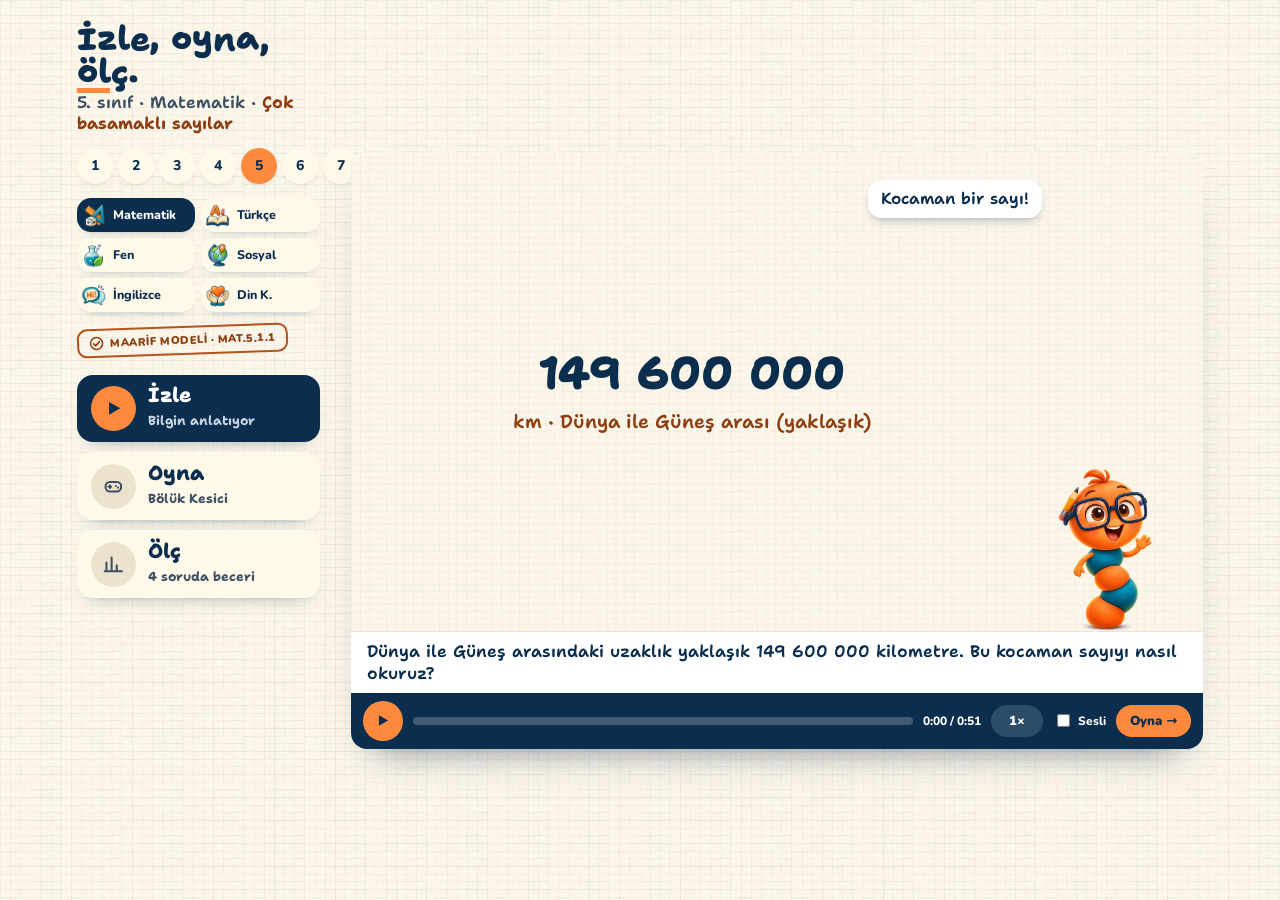
<file: iop/index.html>
<!doctype html>
<html lang="tr">
<head>
<meta charset="utf-8">
<meta name="viewport" content="width=device-width,initial-scale=1,viewport-fit=cover">
<title>İzle, oyna, ölç · Bilgin</title>
<link rel="icon" href="../favicon.ico" sizes="any">
<link rel="icon" type="image/png" sizes="32x32" href="../favicon-32.png">
<link rel="apple-touch-icon" href="../apple-touch-icon.png">
<meta name="description" content="Bilgin: 1–8. sınıf her ders için animasyonlu anlatım, oyun ve beceri testi.">
<link rel="preconnect" href="https://fonts.googleapis.com">
<link rel="preconnect" href="https://fonts.gstatic.com" crossorigin>
<link href="https://fonts.googleapis.com/css2?family=Shantell+Sans:ital,wght,BNCE,INFM@0,300..800,-100..100,0..100&family=Nunito:wght@700;800;900&display=swap" rel="stylesheet">
<style>
:root{--lacivert:#0B2E4F;--petrol:#0E6E8C;--mandalina:#FF8A3D;--kiremit:#B4541A;--kenar:#D2F1FB;--kagit:#FBF6E6;--kalem:#3D4F63;
  --el:'Shantell Sans','Comic Sans MS',ui-rounded,system-ui,sans-serif;--ui:'Nunito',ui-rounded,system-ui,-apple-system,'Segoe UI',sans-serif;color-scheme:light}
*{box-sizing:border-box}
body{margin:0;background:var(--kenar);color:var(--lacivert);font:700 17px/1.5 var(--ui)}
img{display:block;max-width:100%}
:focus-visible{outline:3px solid var(--mandalina);outline-offset:3px;border-radius:10px}
.ic{max-width:1440px;margin:0 auto;padding-left:max(clamp(16px,6vw,120px),env(safe-area-inset-left,0px));padding-right:max(clamp(16px,6vw,120px),env(safe-area-inset-right,0px))}
</style>
<link rel="stylesheet" href="iop.css">
<style>#iop{--io-ust:0px} #iop .io-siniflar{display:flex}</style>
</head>
<body>
<section id="iop" class="iop iop-bolum" aria-labelledby="io-h"></section>
<script src="icerik.js"></script>
<script src="iop.js"></script>
<script>
const p=new URLSearchParams(location.search);
IOP.kur(document.getElementById('iop'),{kok:'../',sinif:+(p.get('k')||5),ders:p.get('d')||'Matematik'});
</script>
</body>
</html>
</file>
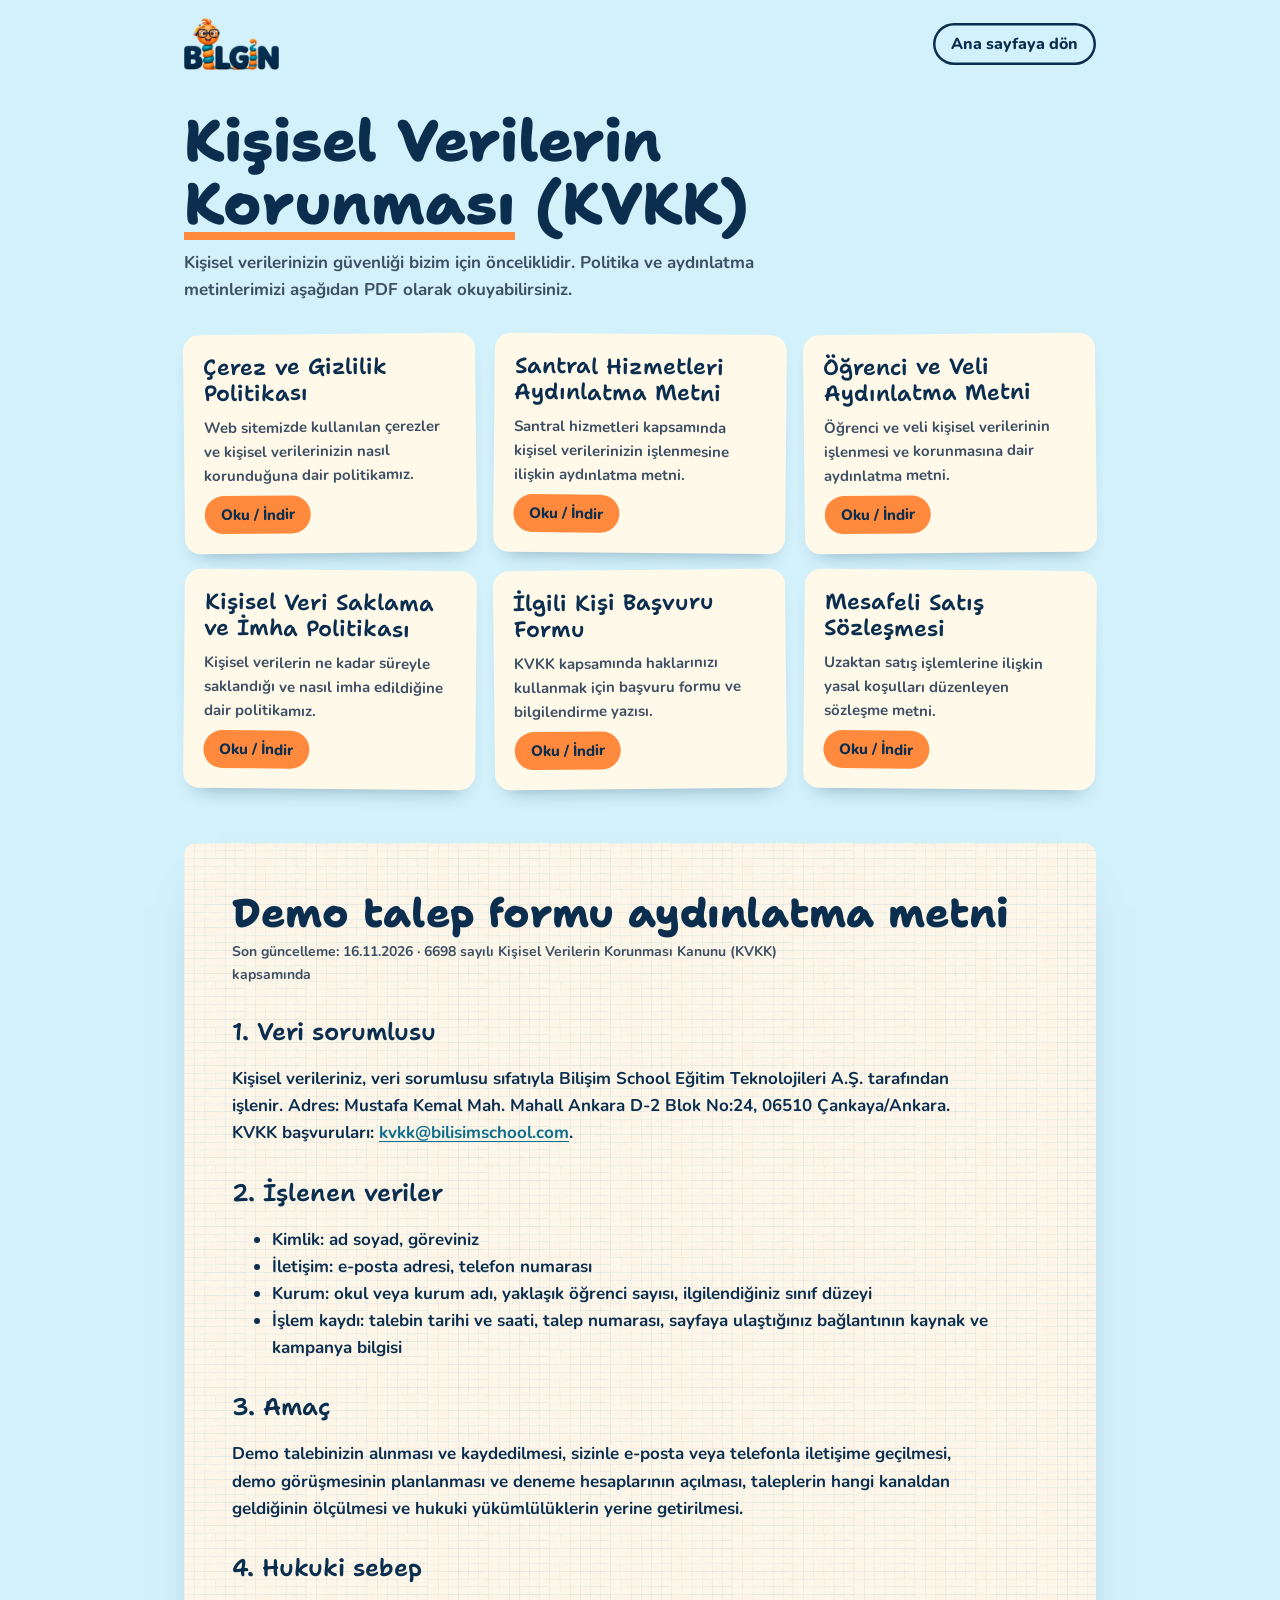
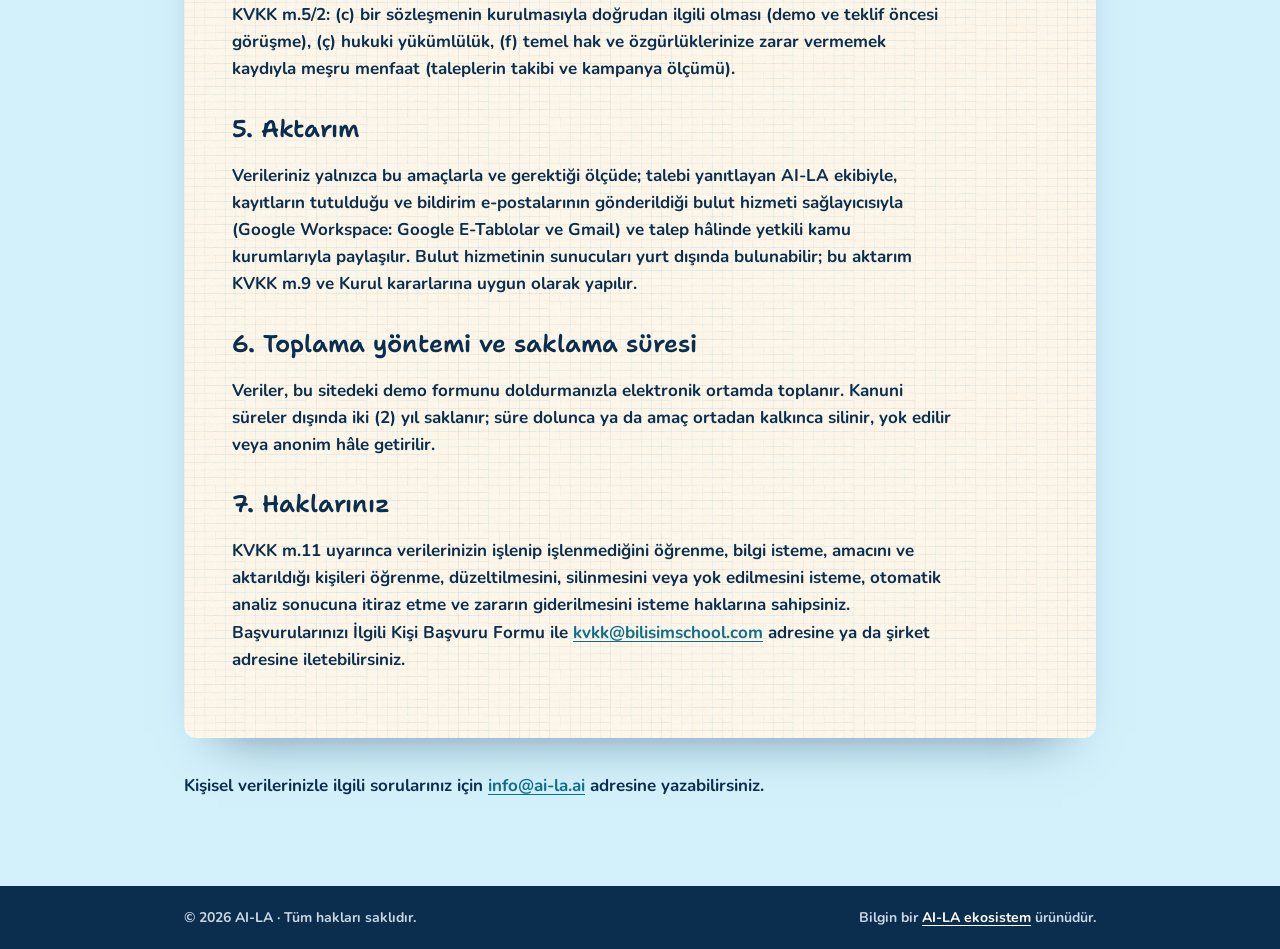
<file: kvkk/index.html>
<!doctype html>
<html lang="tr">
<head>
<meta charset="utf-8">
<meta name="viewport" content="width=device-width,initial-scale=1,viewport-fit=cover">
<title>KVKK · Bilgin</title>
<meta name="description" content="Bilgin kişisel verilerin korunması: politika ve aydınlatma metinleri.">
<link rel="preconnect" href="https://fonts.googleapis.com">
<link rel="preconnect" href="https://fonts.gstatic.com" crossorigin>
<link href="https://fonts.googleapis.com/css2?family=Shantell+Sans:wght@600;800&family=Nunito:wght@700;800&display=swap" rel="stylesheet">
<style>
:root{--lacivert:#0B2E4F;--petrol:#0E6E8C;--mandalina:#FF8A3D;--kiremit:#B4541A;--kenar:#D2F1FB;--kagit:#FBF6E6;--kalem:#3D4F63;
  --el:'Shantell Sans','Comic Sans MS',ui-rounded,system-ui,sans-serif;--ui:'Nunito',ui-rounded,system-ui,-apple-system,'Segoe UI',sans-serif;color-scheme:light}
*{box-sizing:border-box}
body{margin:0;background:var(--kenar);color:var(--lacivert);font:700 17px/1.6 var(--ui)}
::selection{background:var(--mandalina);color:var(--lacivert)}
a{color:var(--petrol);text-underline-offset:3px}
:focus-visible{outline:3px solid var(--mandalina);outline-offset:3px;border-radius:8px}
.ic{max-width:1040px;margin:0 auto;padding-left:max(clamp(16px,5vw,64px),env(safe-area-inset-left,0px));padding-right:max(clamp(16px,5vw,64px),env(safe-area-inset-right,0px))}
header .ic{display:flex;align-items:center;justify-content:space-between;gap:16px;padding-block:18px}
header img{height:52px;width:auto;display:block}
.geri{font:800 16px var(--ui);color:var(--lacivert);text-decoration:none;border-radius:999px;padding:10px 18px;box-shadow:inset 0 0 0 2.5px var(--lacivert)}
main{padding-block:12px 70px}
h1{font:800 clamp(32px,5vw,58px)/1.08 var(--el);margin:10px 0 14px;text-wrap:balance}
h1 u{text-decoration:underline;text-decoration-color:var(--mandalina);text-decoration-thickness:.14em;text-underline-offset:.14em}
.giris{max-width:62ch;margin:0 0 30px;font-weight:700;color:var(--kalem)}
.belgeler{display:grid;grid-template-columns:repeat(auto-fill,minmax(280px,1fr));gap:18px}
.belge{background:#FFF9EA;border-radius:16px;padding:20px;display:flex;flex-direction:column;gap:8px;box-shadow:0 12px 20px -14px rgba(11,46,79,.45)}
.belge:nth-child(odd){transform:rotate(-.6deg)} .belge:nth-child(even){transform:rotate(.5deg)}
.belge b{font:600 22px/1.2 var(--el)}
.belge p{margin:0;font-weight:700;font-size:15px;color:var(--kalem)}
.belge a{margin-top:auto;align-self:flex-start;font:800 15px var(--ui);color:var(--lacivert);background:var(--mandalina);border-radius:999px;padding:9px 16px;text-decoration:none}
.metin{margin-top:54px;background:var(--kagit) url(../assets/kareli.png) repeat;background-size:auto 46px;border-radius:12px;padding:clamp(22px,4vw,48px);box-shadow:0 30px 50px -34px rgba(11,46,79,.55)}
.metin h2{font:800 clamp(26px,3.4vw,40px)/1.1 var(--el);margin:0 0 6px}
.metin h3{font:600 24px var(--el);margin:30px 0 6px}
.metin p,.metin li{max-width:72ch}
.metin .tarih{font-size:14px;color:var(--kalem);margin:0}
.iletisim{margin-top:34px;font-weight:700}
footer{background:var(--lacivert);color:#C9D6E2;font:700 14px var(--ui)}
footer .ic{padding-block:22px;display:flex;justify-content:space-between;gap:12px;flex-wrap:wrap}
footer a{color:#fff}
</style>
</head>
<body>
<header><div class="ic"><a href="../" aria-label="Bilgin ana sayfa"><img src="../assets/logo.png" alt="BİLGİN"></a><a class="geri" href="../">Ana sayfaya dön</a></div></header>
<main class="ic">
  <h1>Kişisel Verilerin <u>Korunması</u> (KVKK)</h1>
  <p class="giris">Kişisel verilerinizin güvenliği bizim için önceliklidir. Politika ve aydınlatma metinlerimizi aşağıdan PDF olarak okuyabilirsiniz.</p>
  <div class="belgeler">
    <article class="belge"><b>Çerez ve Gizlilik Politikası</b><p>Web sitemizde kullanılan çerezler ve kişisel verilerinizin nasıl korunduğuna dair politikamız.</p><a href="https://bilisimschool.com/kvkk/cerez_ve_gizlilik_politikasi.pdf" target="_blank" rel="noopener">Oku / İndir</a></article>
    <article class="belge"><b>Santral Hizmetleri Aydınlatma Metni</b><p>Santral hizmetleri kapsamında kişisel verilerinizin işlenmesine ilişkin aydınlatma metni.</p><a href="https://bilisimschool.com/kvkk/santral_hizmetleri_aydinlatma_metni.pdf" target="_blank" rel="noopener">Oku / İndir</a></article>
    <article class="belge"><b>Öğrenci ve Veli Aydınlatma Metni</b><p>Öğrenci ve veli kişisel verilerinin işlenmesi ve korunmasına dair aydınlatma metni.</p><a href="https://bilisimschool.com/kvkk/ogrenci_ve_veli_aydınlatma_metni.pdf" target="_blank" rel="noopener">Oku / İndir</a></article>
    <article class="belge"><b>Kişisel Veri Saklama ve İmha Politikası</b><p>Kişisel verilerin ne kadar süreyle saklandığı ve nasıl imha edildiğine dair politikamız.</p><a href="https://bilisimschool.com/kvkk/Kişisel_Veri_Saklama_ve_İmha_Politikası.pdf" target="_blank" rel="noopener">Oku / İndir</a></article>
    <article class="belge"><b>İlgili Kişi Başvuru Formu</b><p>KVKK kapsamında haklarınızı kullanmak için başvuru formu ve bilgilendirme yazısı.</p><a href="https://bilisimschool.com/kvkk/ilgili_kisi_basvuru_formu_ve_bilgilendirme_yazisi.pdf" target="_blank" rel="noopener">Oku / İndir</a></article>
    <article class="belge"><b>Mesafeli Satış Sözleşmesi</b><p>Uzaktan satış işlemlerine ilişkin yasal koşulları düzenleyen sözleşme metni.</p><a href="https://bilisimschool.com/kvkk/mesafeli_satis_sozlesmesi.pdf" target="_blank" rel="noopener">Oku / İndir</a></article>
  </div>

  <section class="metin" id="demo-formu" aria-labelledby="h-form">
    <h2 id="h-form">Demo talep formu aydınlatma metni</h2>
    <p class="tarih">Son güncelleme: 16.11.2026 · 6698 sayılı Kişisel Verilerin Korunması Kanunu (KVKK) kapsamında</p>
    <h3>1. Veri sorumlusu</h3>
    <p>Kişisel verileriniz, veri sorumlusu sıfatıyla Bilişim School Eğitim Teknolojileri A.Ş. tarafından işlenir. Adres: Mustafa Kemal Mah. Mahall Ankara D-2 Blok No:24, 06510 Çankaya/Ankara. KVKK başvuruları: <a href="mailto:kvkk@bilisimschool.com">kvkk@bilisimschool.com</a>.</p>
    <h3>2. İşlenen veriler</h3>
    <ul><li><b>Kimlik:</b> ad soyad, göreviniz</li><li><b>İletişim:</b> e-posta adresi, telefon numarası</li><li><b>Kurum:</b> okul veya kurum adı, yaklaşık öğrenci sayısı, ilgilendiğiniz sınıf düzeyi</li><li><b>İşlem kaydı:</b> talebin tarihi ve saati, talep numarası, sayfaya ulaştığınız bağlantının kaynak ve kampanya bilgisi</li></ul>
    <h3>3. Amaç</h3>
    <p>Demo talebinizin alınması ve kaydedilmesi, sizinle e-posta veya telefonla iletişime geçilmesi, demo görüşmesinin planlanması ve deneme hesaplarının açılması, taleplerin hangi kanaldan geldiğinin ölçülmesi ve hukuki yükümlülüklerin yerine getirilmesi.</p>
    <h3>4. Hukuki sebep</h3>
    <p>KVKK m.5/2: (c) bir sözleşmenin kurulmasıyla doğrudan ilgili olması (demo ve teklif öncesi görüşme), (ç) hukuki yükümlülük, (f) temel hak ve özgürlüklerinize zarar vermemek kaydıyla meşru menfaat (taleplerin takibi ve kampanya ölçümü).</p>
    <h3>5. Aktarım</h3>
    <p>Verileriniz yalnızca bu amaçlarla ve gerektiği ölçüde; talebi yanıtlayan AI-LA ekibiyle, kayıtların tutulduğu ve bildirim e-postalarının gönderildiği bulut hizmeti sağlayıcısıyla (Google Workspace: Google E-Tablolar ve Gmail) ve talep hâlinde yetkili kamu kurumlarıyla paylaşılır. Bulut hizmetinin sunucuları yurt dışında bulunabilir; bu aktarım KVKK m.9 ve Kurul kararlarına uygun olarak yapılır.</p>
    <h3>6. Toplama yöntemi ve saklama süresi</h3>
    <p>Veriler, bu sitedeki demo formunu doldurmanızla elektronik ortamda toplanır. Kanuni süreler dışında iki (2) yıl saklanır; süre dolunca ya da amaç ortadan kalkınca silinir, yok edilir veya anonim hâle getirilir.</p>
    <h3>7. Haklarınız</h3>
    <p>KVKK m.11 uyarınca verilerinizin işlenip işlenmediğini öğrenme, bilgi isteme, amacını ve aktarıldığı kişileri öğrenme, düzeltilmesini, silinmesini veya yok edilmesini isteme, otomatik analiz sonucuna itiraz etme ve zararın giderilmesini isteme haklarına sahipsiniz. Başvurularınızı İlgili Kişi Başvuru Formu ile <a href="mailto:kvkk@bilisimschool.com">kvkk@bilisimschool.com</a> adresine ya da şirket adresine iletebilirsiniz.</p>
  </section>
  <p class="iletisim">Kişisel verilerinizle ilgili sorularınız için <a href="mailto:info@ai-la.ai">info@ai-la.ai</a> adresine yazabilirsiniz.</p>
</main>
<footer><div class="ic"><span>© 2026 AI-LA · Tüm hakları saklıdır.</span><span>Bilgin bir <a href="https://ai-la.ai" target="_blank" rel="noopener">AI-LA ekosistem</a> ürünüdür.</span></div></footer>
</body>
</html>
</file>
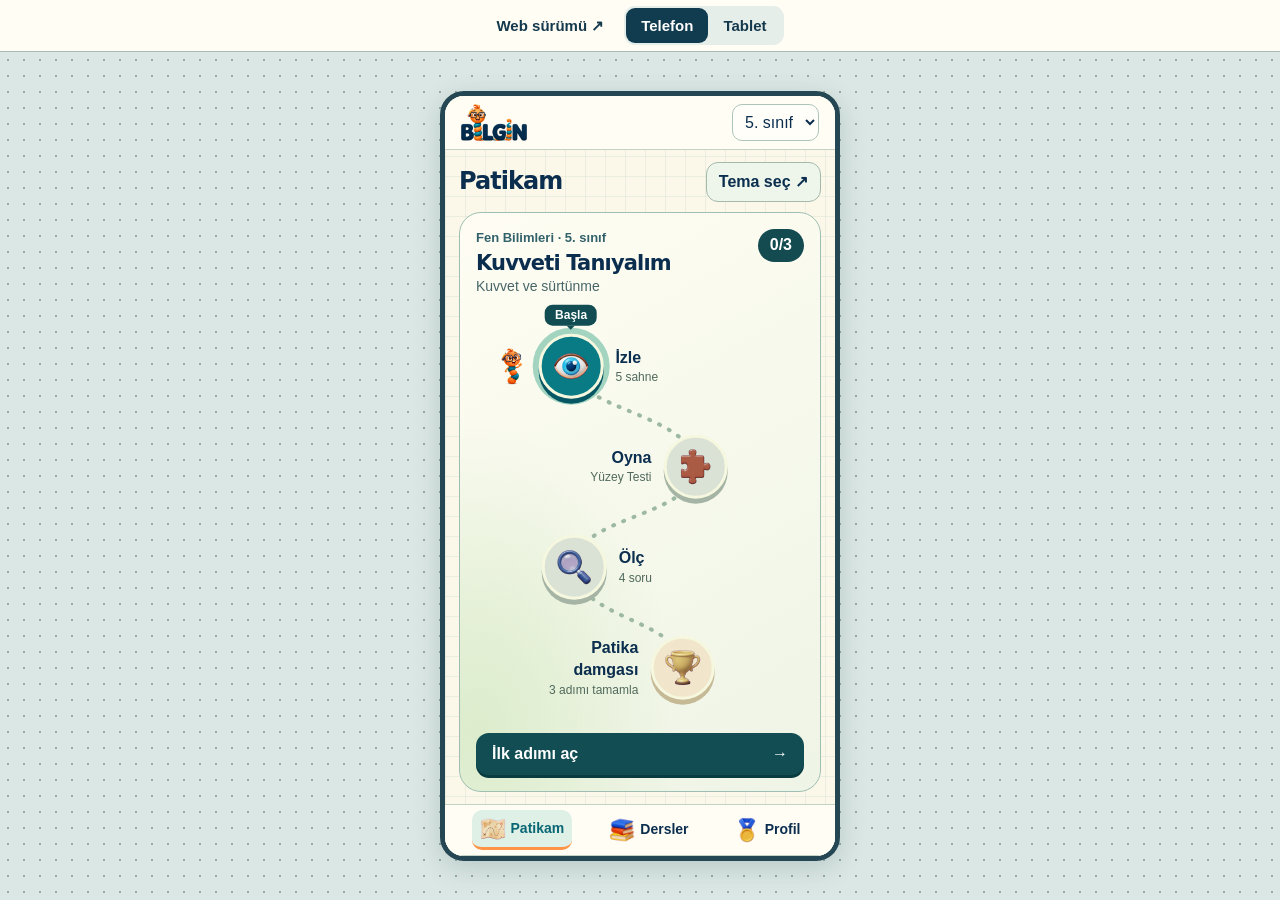
<file: mobil/index.html>
<!doctype html><html lang="tr"><meta charset="utf-8"><meta name="viewport" content="width=device-width,initial-scale=1,viewport-fit=cover"><title>BİLGİN · Patika simülatörü</title><link rel="icon" href="../favicon.ico">
<style>
*{box-sizing:border-box}body{margin:0;height:100dvh;display:grid;grid-template-rows:auto minmax(0,1fr);background:#dbe7e4;color:#14384c;font:600 15px 'Segoe UI',sans-serif}header{display:flex;align-items:center;justify-content:center;gap:20px;padding:6px;background:#fffdf4;border-bottom:1px solid #abbbb3}header img{width:58px;height:32px;object-fit:contain}button{border:0;border-radius:9px;min-height:35px;padding:0 15px;font:inherit;color:inherit;background:transparent;cursor:pointer}button[aria-pressed=true]{background:#113b4f;color:white}.switch{background:#e6eeea;border-radius:11px;padding:2px}main{position:relative;min-height:0;background-image:radial-gradient(#93aaa5 1px,transparent 1px);background-size:16px 16px}iframe{position:absolute;top:50%;left:50%;transform-origin:center;background:#fff9ec;border:5px solid #254653;border-radius:24px;box-shadow:0 7px 26px #244f5330;box-sizing:content-box}@media(max-width:500px){header{justify-content:space-between;padding-inline:12px}iframe{border-width:0;border-radius:0}}
</style><header><a href="../ogrenci/" style="color:inherit;text-decoration:none">Web sürümü ↗</a><div class="switch" aria-label="Cihaz önizlemesi"><button data-mode="telefon">Telefon</button><button data-mode="tablet">Tablet</button></div></header><main><iframe title="BİLGİN öğrenci uygulaması"></iframe></main><script>
const frame=document.querySelector('iframe'),stage=document.querySelector('main');
let mode=innerWidth>=740&&innerWidth<=1100?'tablet':'telefon';
function size(){
 const sw=stage.clientWidth,sh=stage.clientHeight,tablet=mode==='tablet';
 const native=tablet?sw>=600&&sw<=1100:sw<500;
 const w=native?sw:tablet?900:390,h=native?Math.max(tablet?610:650,sh):tablet?650:760;
 const border=parseFloat(getComputedStyle(frame).borderLeftWidth)*2;
 const scale=Math.min(1,sw/(w+border),sh/(h+border));
 Object.assign(frame.style,{width:w+'px',height:h+'px',transform:'translate(-50%,-50%) scale('+scale+')'});
 document.querySelectorAll('[data-mode]').forEach(b=>b.setAttribute('aria-pressed',b.dataset.mode===mode));
}
document.querySelectorAll('[data-mode]').forEach(b=>b.onclick=()=>{mode=b.dataset.mode;size()});
new ResizeObserver(size).observe(stage);size();
const q=new URLSearchParams(location.search);
frame.src=(q.get('ders')==='1'?'etkinlik.html':'uygulama.html')+location.search+location.hash;
</script></html>
</file>
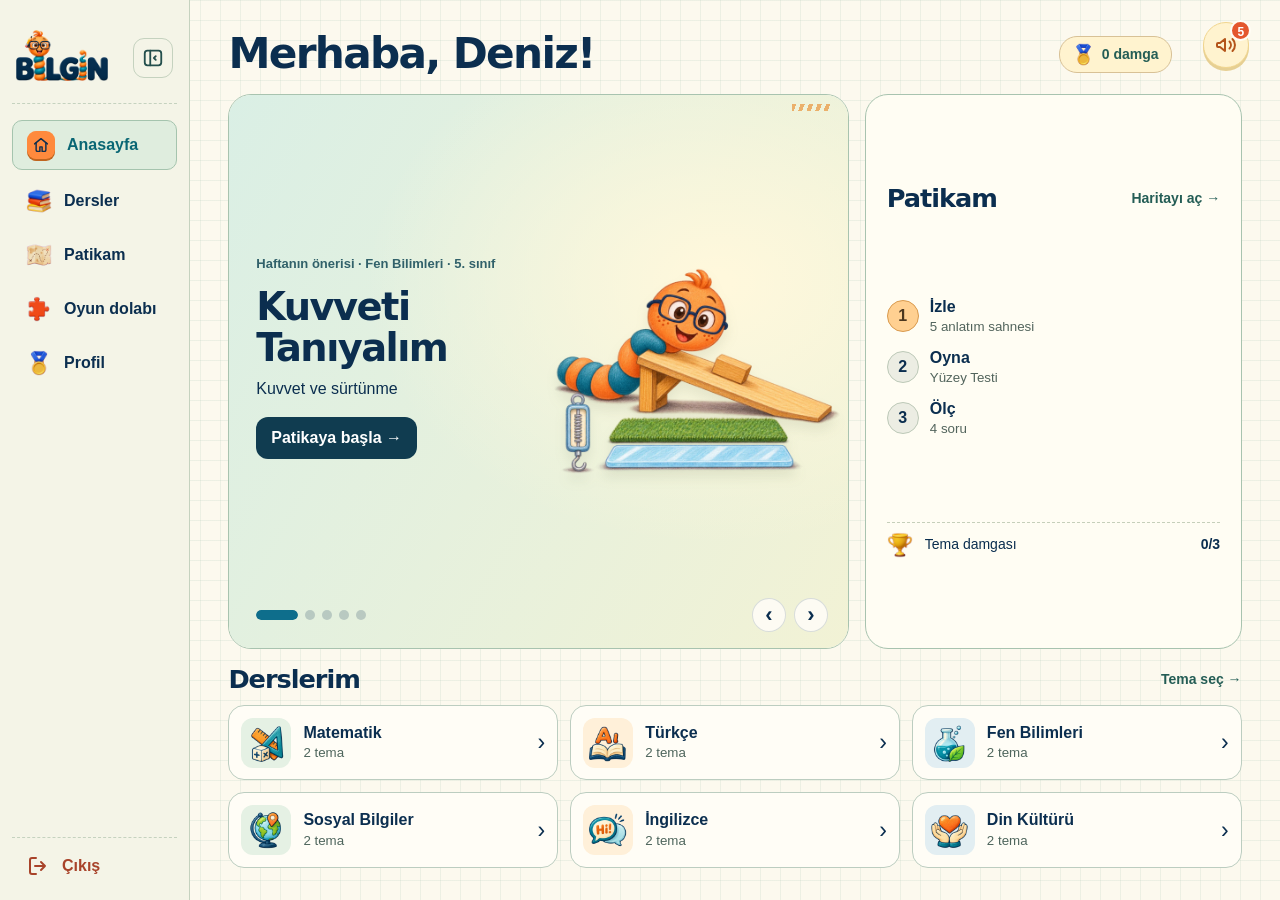
<file: ogrenci/index.html>
<!doctype html>
<html lang="tr" data-app="web"><head>
<meta charset="utf-8"><meta name="viewport" content="width=device-width,initial-scale=1"><title>Anasayfa · BİLGİN</title><link rel="icon" href="../favicon.ico">
<link rel="stylesheet" href="../mobil/mobil.css"><link rel="stylesheet" href="web.css"></head>
<body>
<nav id="ogrenciMenu" aria-label="Öğrenci menüsü"><div class="navBrand"><a class="brand" href="#masa" aria-label="BİLGİN anasayfa"><img src="../assets/logo.png" alt="Bilgin"></a><button type="button" class="menuToggle" aria-controls="ogrenciMenu" aria-expanded="true" aria-label="Menüyü daralt"><svg viewBox="0 0 24 24" aria-hidden="true"><rect x="3" y="4" width="18" height="16" rx="3"/><path d="M9 4v16M15 10l-2 2 2 2"/></svg></button></div><a href="#masa" class="homeLink" title="Anasayfa"><span class="homeIcon" aria-hidden="true"><svg viewBox="0 0 24 24"><path d="M3.5 10.5 12 3.5l8.5 7"/><path d="M5.5 9v9.5a2 2 0 0 0 2 2h3v-6h3v6h3a2 2 0 0 0 2-2V9"/></svg></span><span>Anasayfa</span></a><a href="#dersler" title="Dersler"><img src="../mobil/ikon/kitaplar.png" alt=""><span>Dersler</span></a><a href="#patika" title="Patikam"><img src="../mobil/ikon/harita.png" alt=""><span>Patikam</span></a><a href="#oyunlar" title="Oyun dolabı"><img src="../mobil/ikon/yapboz.png" alt=""><span>Oyun dolabı</span></a><a href="#profil" title="Profil"><img src="../mobil/ikon/madalya.png" alt=""><span>Profil</span></a><button type="button" class="logout navLogout" data-logout title="Çıkış"><svg viewBox="0 0 24 24" aria-hidden="true"><path d="M10 4H6a2 2 0 0 0-2 2v12a2 2 0 0 0 2 2h4M15 8l4 4-4 4M19 12H9"/></svg><span>Çıkış</span></button></nav>
<main id="screen"></main>
<script src="../iop/icerik.js"></script><script src="../iop/temalar.js"></script><script src="../mobil/tema-atolyesi.js"></script><script src="../mobil/notlar.js"></script><script src="masa.js"></script><script src="../mobil/mobil.js"></script><script src="duyuru.js"></script></body></html>
</file>
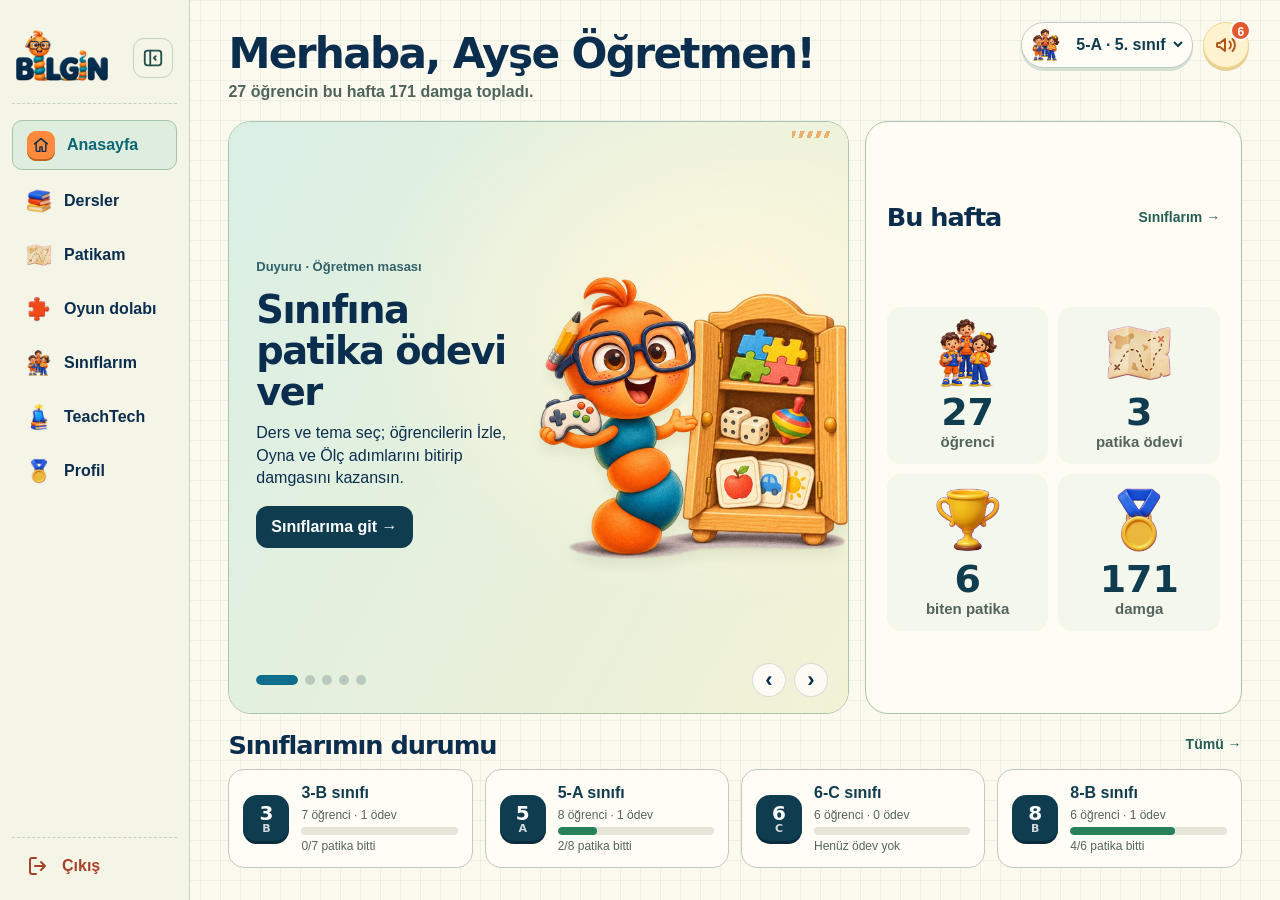
<file: ogretmen/index.html>
<!doctype html>
<html lang="tr" data-app="web"><head>
<meta charset="utf-8"><meta name="viewport" content="width=device-width,initial-scale=1"><title>Öğretmen masası · BİLGİN</title><link rel="icon" href="../favicon.ico"><script>window.OGRETMEN_ALANI=true</script>
<link rel="stylesheet" href="../mobil/mobil.css"><link rel="stylesheet" href="../ogrenci/web.css"><link rel="stylesheet" href="ogretmen.css"></head>
<body class="ogretmen">
<nav id="ogrenciMenu" aria-label="Öğretmen menüsü"><div class="navBrand"><a class="brand" href="#masa" aria-label="BİLGİN öğretmen masası"><img src="../assets/logo.png" alt="Bilgin"></a><button type="button" class="menuToggle" aria-controls="ogrenciMenu" aria-expanded="true" aria-label="Menüyü daralt"><svg viewBox="0 0 24 24" aria-hidden="true"><rect x="3" y="4" width="18" height="16" rx="3"/><path d="M9 4v16M15 10l-2 2 2 2"/></svg></button></div>
<a href="#masa" class="homeLink" title="Anasayfa"><span class="homeIcon" aria-hidden="true"><svg viewBox="0 0 24 24"><path d="M3.5 10.5 12 3.5l8.5 7"/><path d="M5.5 9v9.5a2 2 0 0 0 2 2h3v-6h3v6h3a2 2 0 0 0 2-2V9"/></svg></span><span>Anasayfa</span></a>
<a href="#dersler" title="Dersler"><img src="../mobil/ikon/kitaplar.png" alt=""><span>Dersler</span></a>
<a href="#patika" title="Patikam"><img src="../mobil/ikon/harita.png" alt=""><span>Patikam</span></a>
<a href="#oyunlar" title="Oyun dolabı"><img src="../mobil/ikon/yapboz.png" alt=""><span>Oyun dolabı</span></a>
<a href="#siniflar" title="Sınıflarım"><img src="img/sinif.png" alt=""><span>Sınıflarım</span></a>
<a href="#teachtech" title="TeachTech"><img src="img/teachtech.png" alt=""><span>TeachTech</span></a>
<a href="#profil" title="Profil"><img src="../mobil/ikon/madalya.png" alt=""><span>Profil</span></a>
<button type="button" class="logout navLogout" data-logout title="Çıkış"><svg viewBox="0 0 24 24" aria-hidden="true"><path d="M10 4H6a2 2 0 0 0-2 2v12a2 2 0 0 0 2 2h4M15 8l4 4-4 4M19 12H9"/></svg><span>Çıkış</span></button></nav>
<div id="ogrtUst"><label class="ustSinif" title="Sınıf"><img src="img/sinif.png" alt=""><span class="gizli">Sınıf seç</span><select id="ogrtSinif" aria-label="Sınıf seç"></select></label>
<button type="button" class="duyuruZil" aria-haspopup="dialog" aria-expanded="false" aria-label="Duyurular"><svg viewBox="0 0 24 24" aria-hidden="true"><path d="M3 11v2a1 1 0 0 0 1 1h2l5 4V6L6 10H4a1 1 0 0 0-1 1z"/><path d="M15.5 8.5a5 5 0 0 1 0 7M18.5 6a8.5 8.5 0 0 1 0 12"/></svg><i id="duyuruSayi" hidden></i></button>
<section class="duyuruKutu" role="dialog" aria-label="Duyurular" hidden></section></div>
<main id="screen"></main>
<script src="../iop/icerik.js"></script><script src="../iop/temalar.js"></script><script src="../mobil/tema-atolyesi.js"></script><script src="../mobil/notlar.js"></script>
<script src="js/ogretmen.js"></script><script src="../ogrenci/masa.js"></script><script src="../mobil/mobil.js"></script></body></html>
</file>
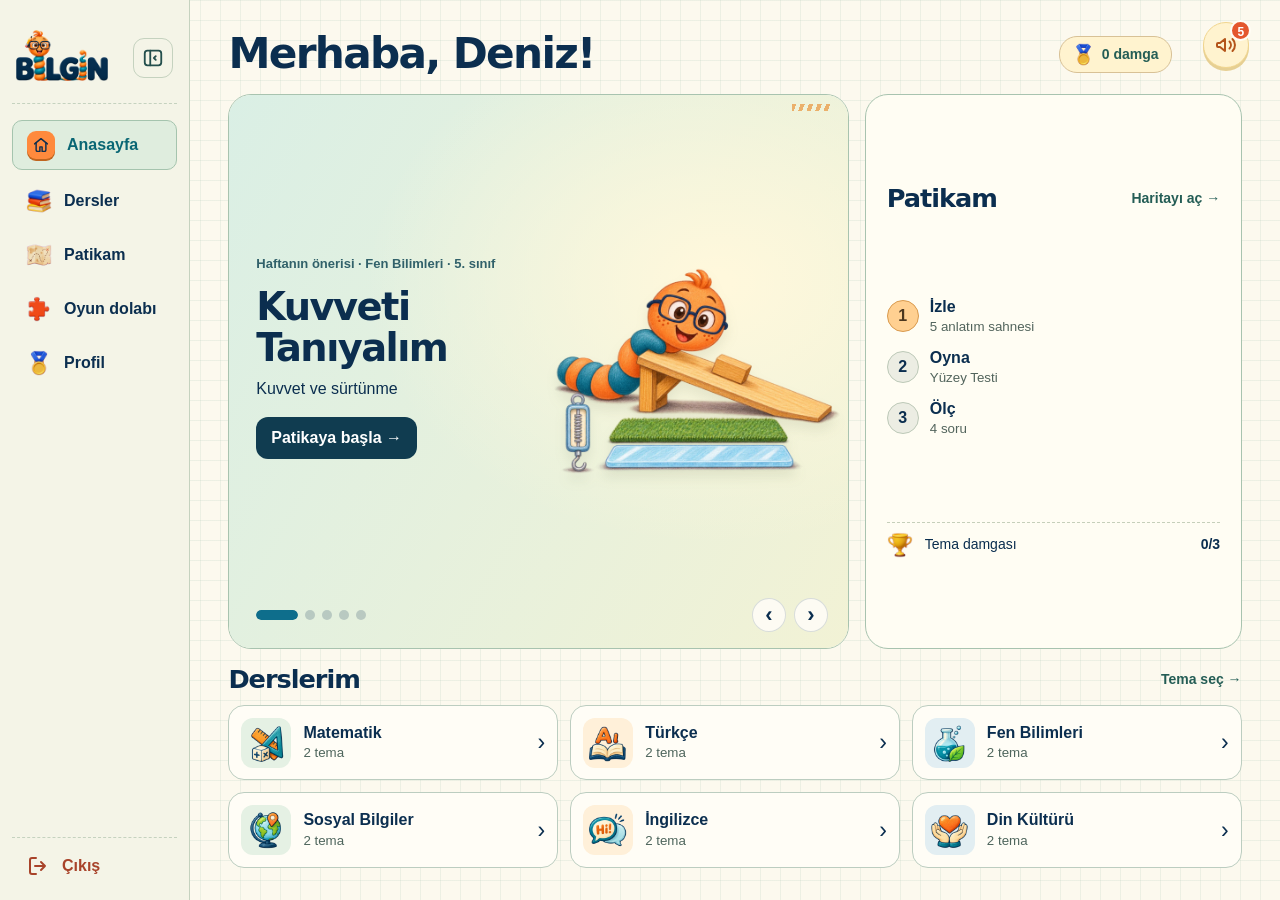
<file: web/index.html>
<!doctype html><html lang="tr"><meta charset="utf-8"><title>BİLGİN · Öğrenci alanı</title>
<meta name="robots" content="noindex"><link rel="canonical" href="../ogrenci/">
<script>location.replace('../ogrenci/'+location.search+location.hash)</script>
<p>Öğrenci alanı taşındı: <a href="../ogrenci/">bilgin.app/ogrenci</a></p></html>
</file>
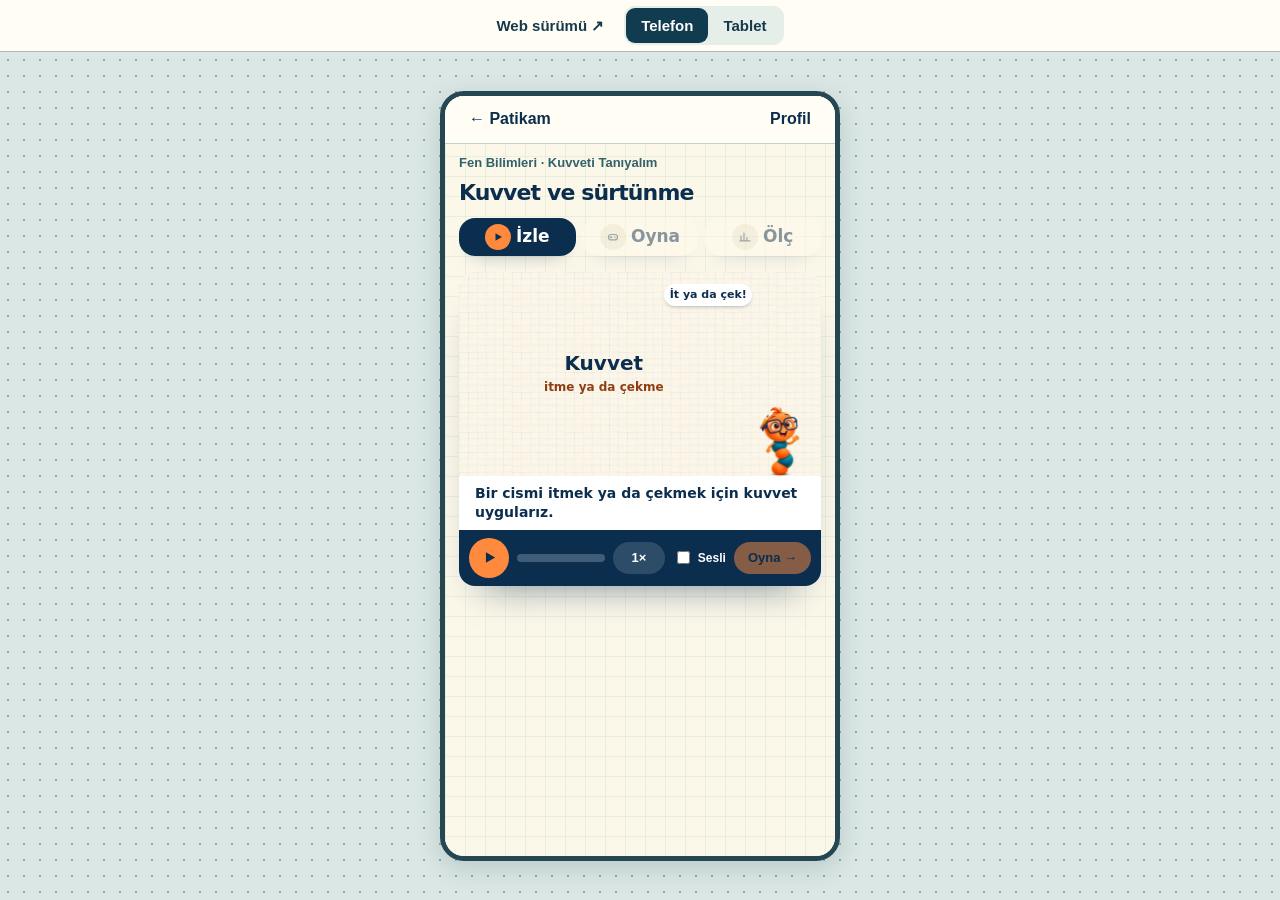
<file: mobil/durak.html>
﻿<!doctype html><html lang="tr"><meta charset="utf-8"><title>BİLGİN · Patikam</title><script>const q=new URLSearchParams(location.search);q.set('ders','1');location.replace('index.html?'+q+location.hash)</script></html>
</file>
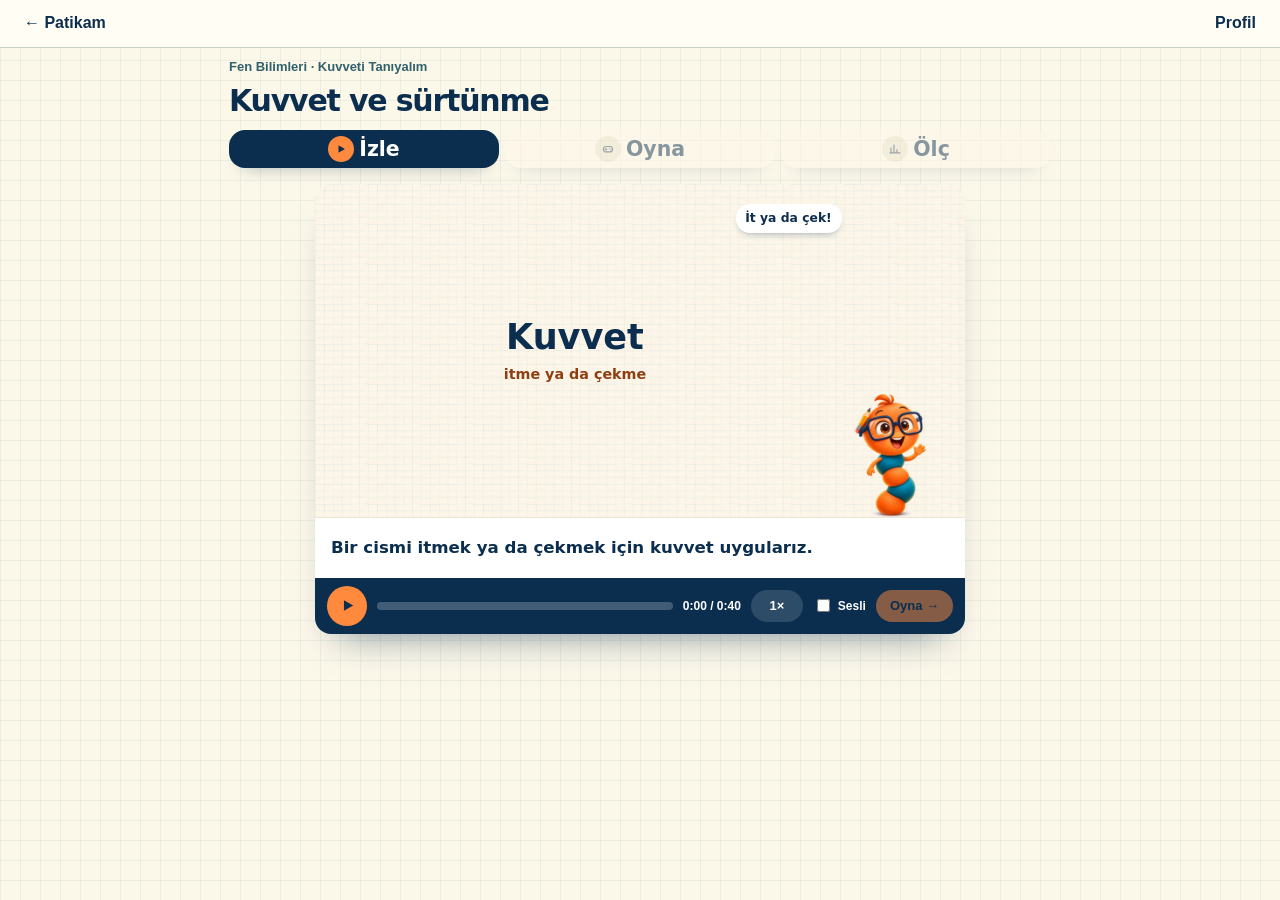
<file: mobil/etkinlik.html>
<!doctype html><html lang="tr"><meta charset="utf-8"><meta name="viewport" content="width=device-width,initial-scale=1"><title>Patika etkinliği · BİLGİN</title><link rel="stylesheet" href="../iop/iop.css"><link rel="stylesheet" href="mobil.css"><link rel="stylesheet" href="etkinlik.css"><header><a id="back">← Patikam</a><a id="profile">Profil</a></header><main><p class="eyebrow" id="context"></p><h1 id="topic"></h1><div id="space"><section id="iop" class="iop" aria-label="Patika etkinliği"></section></div></main><script src="../iop/icerik.js"></script><script src="../iop/iop.js"></script><script src="../iop/temalar.js"></script><script src="tema-atolyesi.js"></script><script src="notlar.js"></script><script src="tamsayfa.js"></script><script src="etkinlik.js"></script></html>
</file>
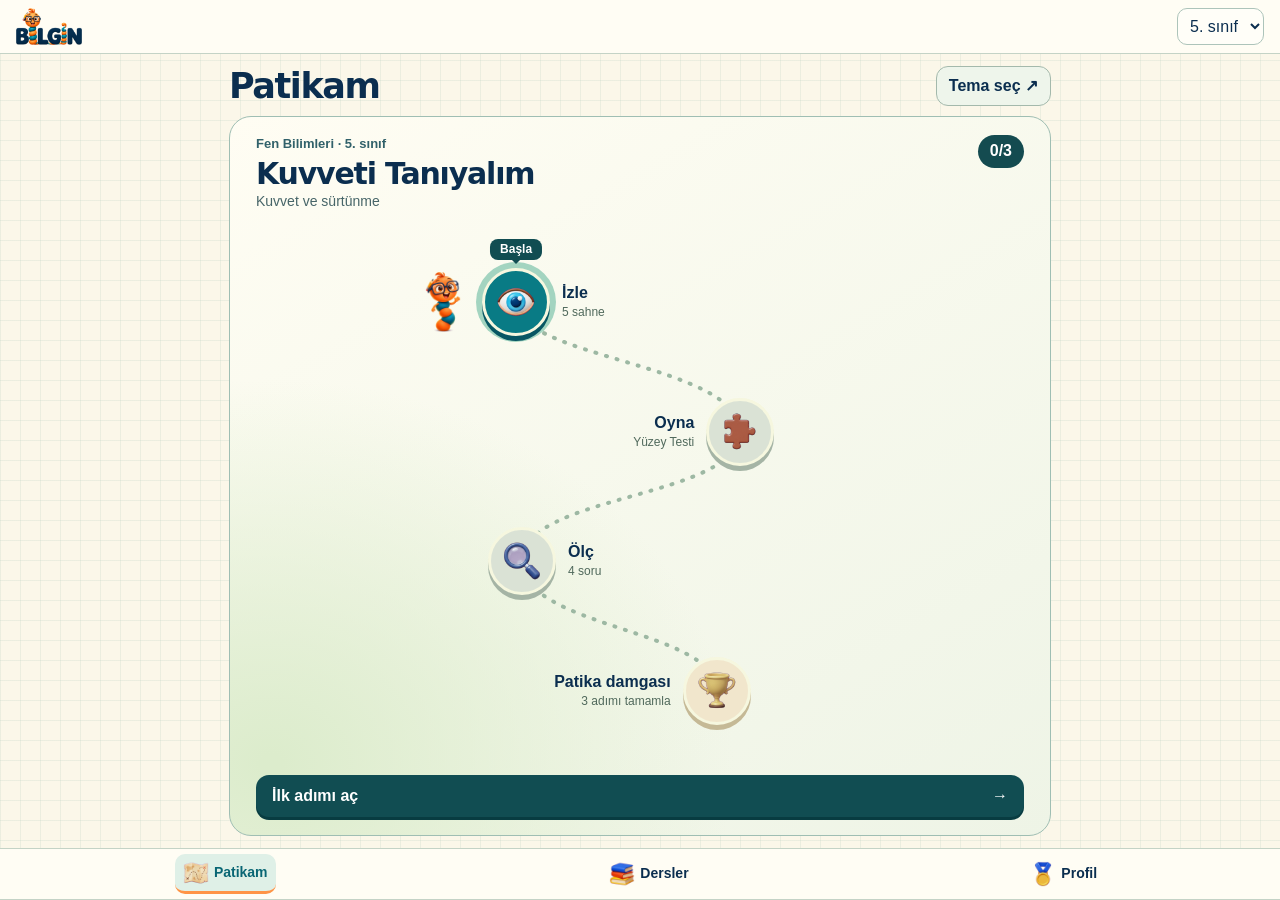
<file: mobil/uygulama.html>
<!doctype html><html lang="tr"><meta charset="utf-8"><meta name="viewport" content="width=device-width,initial-scale=1"><title>Patikam · BİLGİN</title><link rel="stylesheet" href="mobil.css"><header><img src="../assets/logo.png" alt="Bilgin"><select id="grade" aria-label="Sınıf"></select></header><main id="screen"></main><nav aria-label="Ana menü"><a href="#patika"><img src="ikon/harita.png" alt="">Patikam</a><a href="#dersler"><img src="ikon/kitaplar.png" alt="">Dersler</a><a href="#profil"><img src="ikon/madalya.png" alt="">Profil</a></nav><script src="../iop/icerik.js"></script><script src="../iop/temalar.js"></script><script src="tema-atolyesi.js"></script><script src="notlar.js"></script><script src="mobil.js"></script></html>
</file>
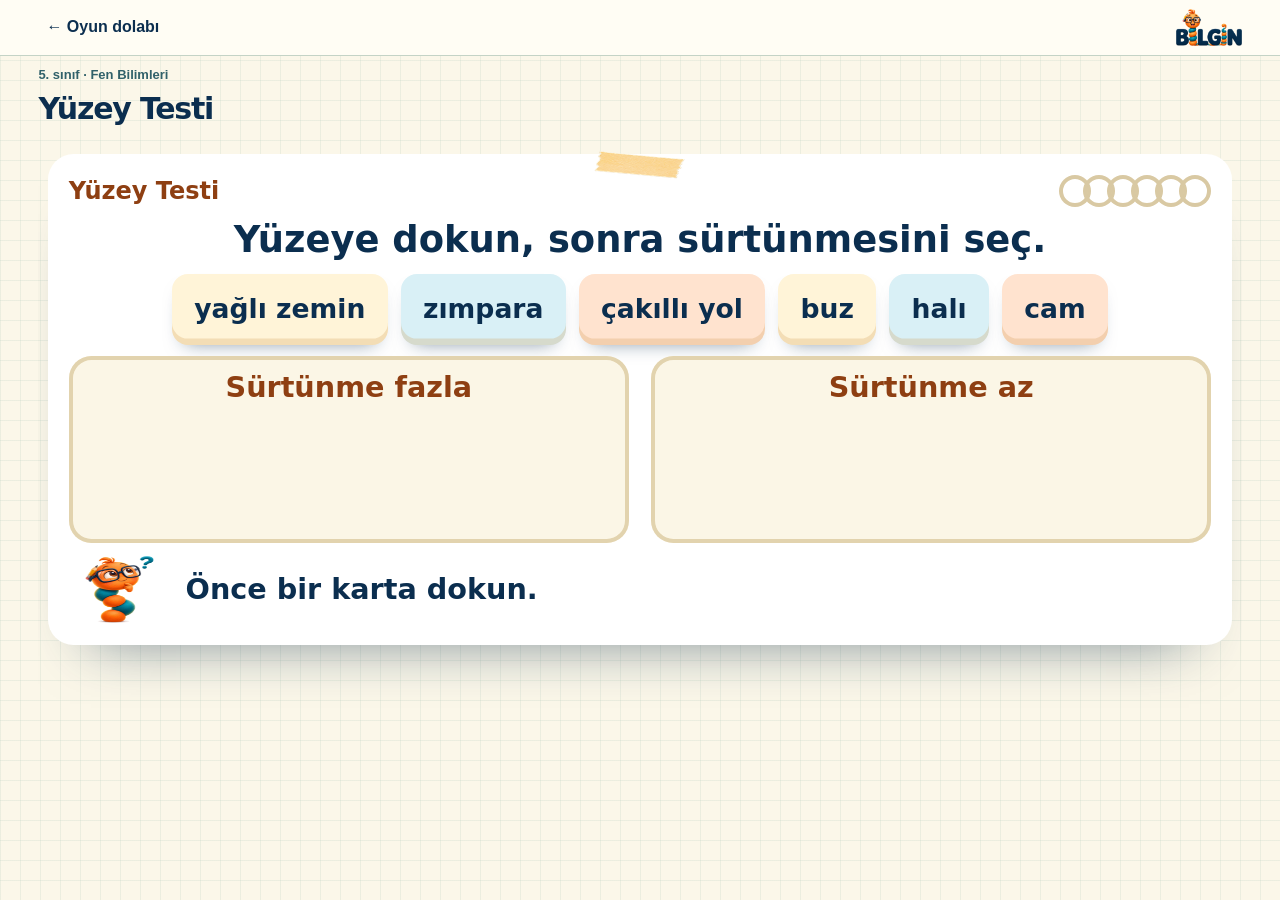
<file: ogrenci/oyun.html>
﻿<!doctype html><html lang="tr"><meta charset="utf-8"><meta name="viewport" content="width=device-width,initial-scale=1"><title>Oyun masası · BİLGİN</title><link rel="icon" href="../favicon.ico"><link rel="stylesheet" href="../iop/iop.css"><link rel="stylesheet" href="../mobil/mobil.css"><link rel="stylesheet" href="../mobil/etkinlik.css"><style>
#iop .io-adimlar{display:none}#iop{padding-top:15px}body{grid-template-rows:56px 1fr}
</style><header><a id="back">← Oyun dolabı</a><img src="../assets/logo.png" alt="Bilgin"></header><main class="freeplay"><p class="eyebrow" id="context"></p><h1 id="topic"></h1><div id="space"><section id="iop" class="iop"></section></div></main>
<script src="../iop/icerik.js"></script><script src="../iop/iop.js"></script><script src="../mobil/tamsayfa.js"></script><script>
const params=new URLSearchParams(location.search),k=params.get('k'),d=params.get('d');
const [grade,subject]=(Object.hasOwn(IOP_DERS,k+'|'+d)?k+'|'+d:'5|Fen Bilimleri').split('|');
document.querySelector('#back').href='index.html?k='+grade+'#oyunlar';
document.querySelector('#context').textContent=grade+'. sınıf · '+subject;
document.querySelector('#topic').textContent=IOP_DERS[grade+'|'+subject].oyun.ad;
const root=document.querySelector('#iop'),engine=IOP.kur(root,{kok:'../',sinif:Number(grade),ders:subject});
engine.git('oyna',true);
document.body.classList.add('webFull');tamSayfa(root,document.querySelector('#space'),true);
new MutationObserver(()=>{
 const next=root.querySelector('#io-oileri');
 if(next&&!next.hidden&&root.querySelector('.io-adim[data-p="oyna"].bitti')&&next.textContent!=='Dolaba dön →'){
  next.textContent='Dolaba dön →';next.onclick=()=>location.href=document.querySelector('#back').href;
 }
}).observe(root,{subtree:true,childList:true,attributes:true,attributeFilter:['hidden','class']});
</script></html>
</file>
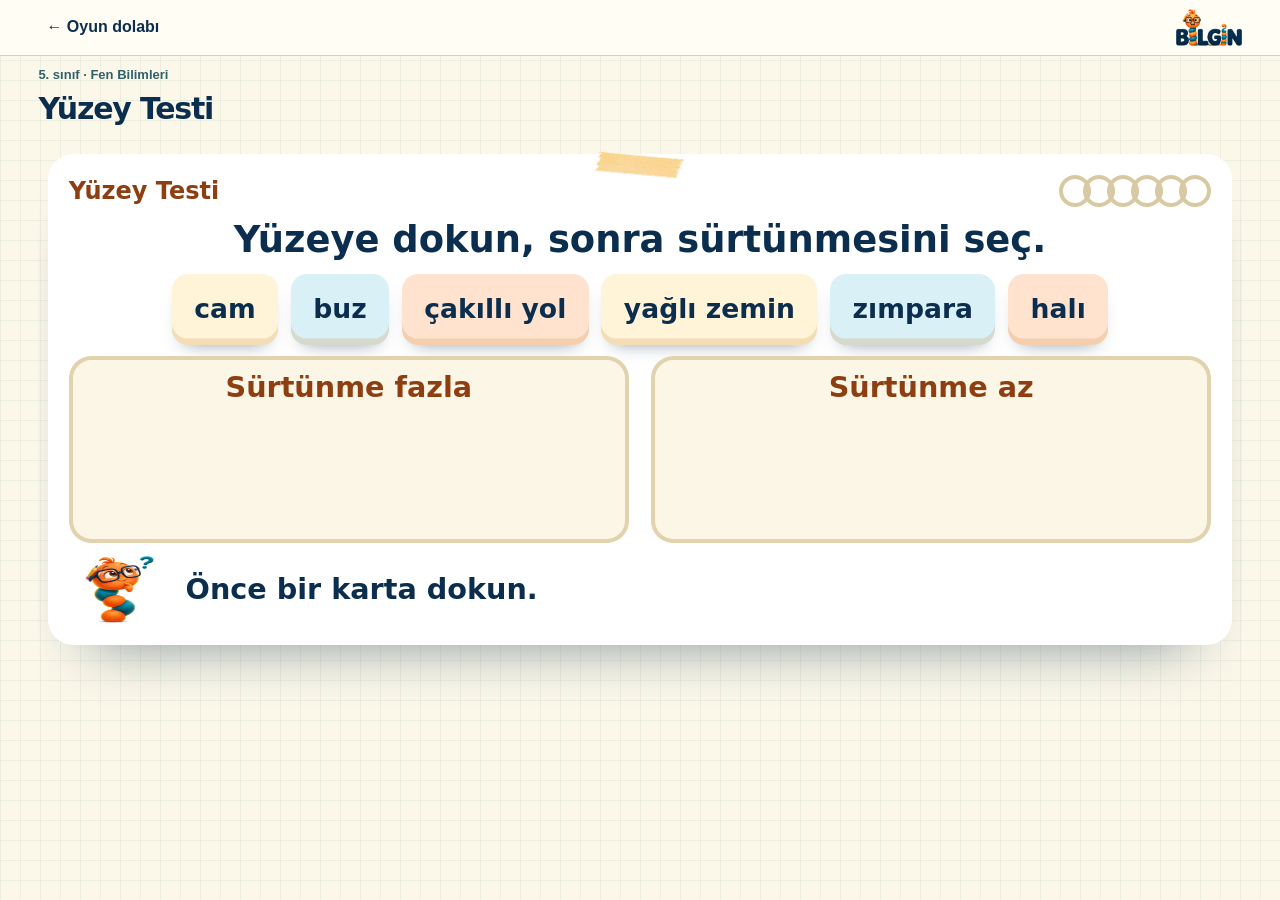
<file: web/oyun.html>
<!doctype html><html lang="tr"><meta charset="utf-8"><title>BİLGİN · Öğrenci alanı</title>
<meta name="robots" content="noindex"><link rel="canonical" href="../ogrenci/">
<script>location.replace('../ogrenci/oyun.html'+location.search+location.hash)</script>
<p>Öğrenci alanı taşındı: <a href="../ogrenci/">bilgin.app/ogrenci</a></p></html>
</file>
<file: iop/iop.css>
/* Bilgin · İzle, oyna, ölç bölümü. Her şey .iop altında; ana sitenin sınıflarıyla çakışmaz. */
.iop{--io-ust:clamp(64px,6.6vw,96px);--io-yesil:#2E7D52;--io-mor:#6B4FB8;--io-murekkep:#8E3F12;scroll-margin-top:var(--io-ust)}
.iop-bolum{position:relative;height:calc(100svh - var(--io-ust));min-height:600px;max-height:1100px;scroll-margin-top:var(--io-ust);
  background:var(--kagit) url(../assets/kareli.png) repeat;background-size:auto 46px;color:var(--lacivert);overflow:hidden}
.iop .io-ic{height:100%;display:flex;flex-direction:column;gap:clamp(8px,1.4vh,16px);padding-block:clamp(12px,2.4vh,28px)}
.iop [hidden]{display:none!important}
.iop button{font:inherit;color:inherit;cursor:pointer}

/* üst satır */
.iop .io-ust{display:flex;align-items:center;gap:clamp(10px,2vw,28px);flex-wrap:wrap}
.iop .io-bas{margin:0;font:800 clamp(26px,min(3.4vw,5vh),52px)/1 var(--el);font-variation-settings:"INFM" 60,"BNCE" 30;white-space:nowrap}
.iop .io-bas u{text-decoration:underline;text-decoration-color:var(--mandalina);text-decoration-thickness:.14em;text-underline-offset:.14em}
.iop .io-konu{margin:4px 0 0;font:600 clamp(14px,min(1.3vw,2.1vh),19px)/1.25 var(--el);color:var(--kalem)}
.iop .io-konu b{color:var(--io-murekkep);font-weight:700}
.iop .io-dersler{display:flex;gap:6px;margin-left:auto;overflow-x:auto;scrollbar-width:none;padding:4px 2px}
.iop .io-dersler::-webkit-scrollbar{display:none}
.iop .io-ders{flex:none;border:0;background:#FFF9EA;border-radius:14px;padding:5px 10px 5px 5px;display:flex;align-items:center;gap:6px;font:800 13px/1 var(--ui);box-shadow:0 6px 12px -10px rgba(11,46,79,.6);transition:transform .15s}
.iop .io-ders img{width:30px;height:30px;object-fit:contain}
.iop .io-ders:hover{transform:translateY(-2px)}
.iop .io-ders[aria-pressed="true"]{background:var(--lacivert);color:#fff}
.iop .io-siniflar{display:none;gap:5px}
.iop .io-sinif{border:0;width:36px;height:36px;border-radius:50%;background:#FFF9EA;font:800 14px var(--ui);box-shadow:0 4px 10px -8px rgba(11,46,79,.6)}
.iop .io-sinif[aria-pressed="true"]{background:var(--mandalina);color:var(--lacivert)}
.iop .io-damga{display:inline-flex;align-items:center;gap:6px;border:2.5px solid var(--kiremit);color:var(--io-murekkep);border-radius:10px;padding:5px 10px;font:900 11px/1 var(--ui);letter-spacing:.05em;text-transform:uppercase;transform:rotate(-2deg);white-space:nowrap}
.iop .io-damga svg{width:15px;height:15px;flex:none}

/* adım sekmeleri */
.iop .io-adimlar{display:grid;grid-template-columns:repeat(3,minmax(0,1fr));gap:clamp(8px,1.2vw,14px)}
.iop .io-adim{border:0;border-radius:16px;background:#FFF9EA;padding:clamp(6px,1.1vh,12px) 14px;display:flex;align-items:center;gap:12px;text-align:left;box-shadow:0 10px 18px -14px rgba(11,46,79,.55);transition:transform .18s}
.iop .io-adim .n{width:clamp(34px,5vh,46px);height:clamp(34px,5vh,46px);border-radius:50%;flex:none;display:grid;place-items:center;background:#ECE3CF;color:var(--kalem)}
.iop .io-adim .n svg{width:46%;height:46%}
.iop .io-adim b{display:block;font:800 clamp(17px,min(1.6vw,2.6vh),22px)/1.1 var(--el)}
.iop .io-adim small{font:700 13px var(--el);color:var(--kalem)}
.iop .io-adim:hover{transform:translateY(-2px)}
.iop .io-adim[aria-selected="true"]{background:var(--lacivert);color:#fff}
.iop .io-adim[aria-selected="true"] .n{background:var(--mandalina);color:var(--lacivert)}
.iop .io-adim[aria-selected="true"] small{color:#C9D6E2}
.iop .io-adim.bitti .n{background:#CDEBD6;color:var(--io-yesil)}
.iop .io-adim.bitti[aria-selected="true"] .n{background:var(--mandalina);color:var(--lacivert)}

/* paneller: kalan yüksekliği doldurur */
.iop .io-panel{flex:1;min-height:0;display:flex;flex-direction:column;align-items:center;justify-content:center}

/* video */
.iop .io-video{background:#FFFDF6;border-radius:16px;box-shadow:0 22px 36px -24px rgba(11,46,79,.6);overflow:hidden;display:flex;flex-direction:column;width:100%;max-width:100%}
.iop .io-ekran{position:relative;aspect-ratio:16/9;width:100%;background:var(--kagit) url(../assets/kareli.png) repeat;background-size:auto 40px;container-type:inline-size;overflow:hidden}
.iop .io-bilgin{position:absolute;right:2%;bottom:0;width:19%;transition:opacity .2s}
.iop .io-balon{position:absolute;right:19%;top:6%;max-width:34%;background:#fff;border-radius:14px;padding:1cqw 1.5cqw;font:600 max(11px,1.9cqw)/1.3 var(--el);box-shadow:0 .6cqw 1.2cqw -.6cqw rgba(11,46,79,.45)}
.iop .io-sahne{position:absolute;left:4%;top:7%;width:72%;height:86%;display:flex;flex-direction:column;align-items:center;justify-content:center;gap:2cqw;text-align:center}
.iop .io-g{opacity:0;transform:translateY(1.4cqw) scale(.96);transition:opacity .35s,transform .45s cubic-bezier(.2,1.4,.4,1)}
.iop .io-g.var{opacity:1;transform:none}
.iop .g-buyuk b{display:block;font:800 max(20px,5.4cqw)/1.15 var(--el);color:var(--lacivert);text-wrap:balance}
.iop .g-buyuk small{display:block;margin-top:1.2cqw;font:600 max(12px,2.2cqw)/1.3 var(--el);color:var(--io-murekkep)}
.iop .g-parca{display:flex;gap:1.6cqw;flex-wrap:wrap;justify-content:center}
.iop .g-parca .pc{display:flex;flex-direction:column;align-items:center;gap:.8cqw}
.iop .g-parca .pc b{font:800 max(18px,5cqw)/1 var(--el);padding:.8cqw 1.6cqw;border-radius:1.2cqw;box-shadow:inset 0 0 0 .35cqw currentColor;color:var(--petrol);background:rgba(14,110,140,.1)}
.iop .g-parca .pc:nth-child(3n+2) b{color:#C76A26;background:rgba(255,138,61,.15)}
.iop .g-parca .pc:nth-child(3n+3) b{color:var(--io-mor);background:rgba(107,79,184,.1)}
.iop .g-parca .pc small{font:700 max(11px,1.8cqw) var(--el);color:var(--kalem)}
.iop .g-liste{display:flex;flex-wrap:wrap;gap:1.4cqw;justify-content:center;max-width:100%}
.iop .g-liste span{background:#FFF4D8;border-radius:1cqw;padding:1.2cqw 2cqw;font:700 max(13px,2.8cqw)/1.2 var(--el);box-shadow:0 .7cqw 1.2cqw -.8cqw rgba(11,46,79,.55)}
.iop .g-liste span:nth-child(3n+2){background:#D9F0F6;transform:rotate(1.5deg)} .iop .g-liste span:nth-child(3n){background:#FFE3CF;transform:rotate(-1.5deg)}
.iop .g-cift{display:flex;flex-direction:column;gap:1.4cqw;width:100%}
.iop .g-cift div{display:grid;grid-template-columns:minmax(0,1fr) auto minmax(0,1.3fr);gap:1.6cqw;align-items:center;text-align:left}
.iop .g-cift b{font:800 max(13px,3cqw)/1.15 var(--el);text-align:right}
.iop .g-cift i{font-style:normal;color:var(--mandalina);font:800 max(13px,3cqw) var(--ui)}
.iop .g-cift span{font:600 max(12px,2.4cqw)/1.25 var(--el);color:var(--kalem)}
.iop .g-kural{background:#FFF4D8;border-radius:1.2cqw;padding:2.2cqw 2.6cqw;font:600 max(13px,3cqw)/1.35 var(--el);transform:rotate(-1deg);box-shadow:0 .8cqw 1.4cqw -.8cqw rgba(11,46,79,.4);max-width:92%}
.iop .g-kural b{color:var(--io-murekkep)}
.iop .g-sira{display:flex;align-items:flex-start;justify-content:center;gap:0;list-style:none;margin:0;padding:0;width:100%}
.iop .g-sira li{flex:1;display:flex;flex-direction:column;align-items:center;gap:.8cqw;position:relative;min-width:0}
.iop .g-sira li::before{content:"";position:absolute;top:1.6cqw;left:-50%;width:100%;height:.4cqw;background:var(--mandalina);z-index:0}
.iop .g-sira li:first-child::before{display:none}
.iop .g-sira li i{width:3.4cqw;height:3.4cqw;border-radius:50%;background:var(--lacivert);position:relative;z-index:1;box-shadow:0 0 0 .6cqw #FFFDF6}
.iop .g-sira li b{font:800 max(12px,2.5cqw)/1.15 var(--el)}
.iop .g-sira li small{font:600 max(10px,1.7cqw)/1.2 var(--el);color:var(--kalem)}
.iop .g-kova{display:flex;gap:2cqw;width:100%;justify-content:center}
.iop .g-kova .kv{flex:1;max-width:46%;border-radius:1.6cqw;background:#fff;box-shadow:inset 0 0 0 .35cqw #E2D3AE;padding:1.4cqw;display:flex;flex-direction:column;gap:1cqw;align-items:center}
.iop .g-kova .kv>b{font:800 max(13px,2.6cqw)/1.1 var(--el);color:var(--io-murekkep)}
.iop .g-kova .kv span{background:#D9F0F6;border-radius:.8cqw;padding:.6cqw 1.4cqw;font:700 max(11px,2.1cqw)/1.2 var(--el)}
.iop .g-renk{display:flex;gap:2.4cqw;flex-wrap:wrap;justify-content:center}
.iop .g-renk div{display:flex;flex-direction:column;align-items:center;gap:1cqw}
.iop .g-renk i{width:9cqw;height:9cqw;border-radius:50%;box-shadow:inset 0 -.8cqw 0 rgba(0,0,0,.15)}
.iop .g-renk b{font:800 max(13px,2.8cqw) var(--el)}
.iop .g-pasta{display:flex;gap:4cqw;justify-content:center;align-items:flex-end}
.iop .g-pasta div{display:flex;flex-direction:column;align-items:center;gap:1.2cqw}
.iop .g-pasta svg{width:16cqw;height:16cqw}
.iop .g-pasta b{font:800 max(16px,4cqw) var(--el)}
.iop .g-pusula svg,.iop .g-saat svg{width:30cqw;height:30cqw}
.iop .g-saat b{display:block;margin-top:1cqw;font:800 max(14px,3.2cqw) var(--el)}
.iop .io-kesir{display:inline-flex;flex-direction:column;align-items:center;vertical-align:middle;line-height:1;font-size:.82em;margin:0 .08em}
.iop .io-kesir span+span{border-top:.1em solid currentColor;padding-top:.08em;margin-top:.06em;min-width:1.1em;text-align:center}
.iop .io-sw{display:inline-block;width:1.6em;height:1.6em;border-radius:50%;vertical-align:middle;box-shadow:inset 0 -3px 0 rgba(0,0,0,.15)}
.iop .io-mini{width:2.4em;height:2.4em;vertical-align:middle}

.iop .io-altyazi{margin:0;padding:8px 16px;min-height:calc(2 * 1.35em + 16px);font:600 clamp(14px,min(1.3vw,2.2vh),18px)/1.35 var(--el);background:#fff;border-top:1px solid #EFE6D2;display:flex;align-items:center}
.iop .io-kontrol{display:flex;align-items:center;gap:10px;padding:8px 12px;background:var(--lacivert);color:#fff}
.iop .io-kontrol button.yuvar{border:0;background:var(--mandalina);color:var(--lacivert);width:40px;height:40px;border-radius:50%;display:grid;place-items:center;flex:none}
.iop .io-kontrol button.yuvar svg{width:17px;height:17px}
.iop .io-zaman{flex:1;height:8px;border-radius:8px;background:rgba(255,255,255,.22);position:relative;cursor:pointer;touch-action:none}
.iop .io-zaman i{position:absolute;inset:0 auto 0 0;border-radius:8px;background:var(--mandalina)}
.iop .io-zaman::after{content:"";position:absolute;inset:-12px 0}
.iop .io-hiz{border:0;background:rgba(255,255,255,.14);color:#fff;border-radius:999px;min-width:52px;height:32px;padding:0 10px;font:900 13px var(--ui);font-variant-numeric:tabular-nums}
.iop .io-hiz:hover{background:rgba(255,255,255,.24)}
.iop .io-kontrol time{font:800 12px var(--ui);font-variant-numeric:tabular-nums;white-space:nowrap}
.iop .io-kontrol label{display:flex;gap:5px;align-items:center;font:800 12px var(--ui);white-space:nowrap;cursor:pointer}
.iop .io-gec{border:0;border-radius:999px;background:var(--mandalina);color:var(--lacivert);font:900 13px var(--ui);height:32px;padding:0 14px;white-space:nowrap}
.iop .io-gec:hover{background:#FFA463}

/* oyun / test kâğıdı */
.iop .io-kart{position:relative;background:#fff;border-radius:16px;padding:clamp(14px,2.4vh,28px) clamp(14px,2.4vw,32px);box-shadow:0 22px 36px -26px rgba(11,46,79,.6);display:flex;flex-direction:column;gap:clamp(8px,1.6vh,16px);width:100%;max-width:1000px}
.iop .io-kart .bant{position:absolute;top:-14px;left:50%;width:110px;transform:translateX(-50%) rotate(-3deg);pointer-events:none}
.iop .io-satir{display:flex;justify-content:space-between;align-items:center;gap:12px;flex-wrap:wrap}
.iop .io-tur{font:600 15px var(--el);color:var(--io-murekkep)}
.iop .io-il{display:flex}
.iop .io-il i{width:20px;height:20px;border-radius:50%;margin-left:-5px;box-shadow:inset 0 0 0 2.5px #D9C9A3}
.iop .io-il i:first-child{margin-left:0}
.iop .io-il i.dolu{background:var(--mandalina);box-shadow:inset 0 -3px 0 rgba(0,0,0,.12)}
.iop .io-il i.dolu:nth-child(even){background:var(--petrol)}
.iop .io-soru{margin:0;font:600 clamp(17px,min(1.8vw,2.9vh),26px)/1.3 var(--el);text-align:center;text-wrap:balance}
.iop .io-soru b{color:var(--io-murekkep)}
.iop .io-alt{display:flex;justify-content:space-between;align-items:center;gap:10px;flex-wrap:wrap;min-height:44px}
.iop .io-geri{font:600 clamp(15px,min(1.4vw,2.3vh),18px) var(--el)}
.iop .io-geri.ok{color:var(--io-yesil)} .iop .io-geri.no{color:var(--kiremit)}
.iop .io-yan{display:flex;align-items:center;gap:10px}
.iop .io-yan img{width:clamp(44px,7vh,66px)}
.iop .io-hap{display:inline-flex;align-items:center;gap:8px;border:0;border-radius:999px;font:800 15px/1 var(--ui);padding:12px 20px;background:var(--mandalina);color:var(--lacivert);box-shadow:0 6px 14px -6px rgba(11,46,79,.4);transition:transform .15s}
.iop .io-hap:hover{transform:translateY(-2px)}
.iop .io-hap.cizgi{background:transparent;box-shadow:inset 0 0 0 2.5px var(--lacivert)}

/* cevap kartları (test) */
.iop .io-cevaplar{display:flex;gap:clamp(10px,1.4vw,16px);justify-content:center;flex-wrap:wrap}
.iop .io-cevap{position:relative;border:0;min-width:130px;max-width:320px;padding:clamp(12px,2vh,20px) 18px clamp(10px,1.6vh,16px);border-radius:12px;background:#FFF4D8;font:700 clamp(15px,min(1.4vw,2.4vh),19px)/1.3 var(--el);box-shadow:0 10px 18px -12px rgba(11,46,79,.6),inset 0 -5px 0 rgba(201,138,58,.25);transform:rotate(var(--r,0deg));transition:transform .15s}
.iop .io-cevap:nth-child(2){background:#D9F0F6} .iop .io-cevap:nth-child(3){background:#FFE3CF}
.iop .io-cevap:hover:not(:disabled){transform:rotate(0) translateY(-4px)}
.iop .io-cevap.ok{background:#CDEBD6}
.iop .io-cevap.ok::after{content:"✓";position:absolute;right:-10px;top:-12px;width:34px;height:34px;border-radius:50%;background:var(--io-yesil);color:#fff;display:grid;place-items:center;font:800 18px var(--ui);transform:rotate(12deg)}
.iop .io-cevap.no{background:#FFD9CC;opacity:.7}
.iop .io-cevap:disabled{cursor:default}

/* oyun: kova */
.iop .io-tepsi{display:flex;flex-wrap:wrap;gap:8px;justify-content:center;min-height:44px}
.iop .io-tas{border:0;border-radius:10px;padding:9px 14px;background:#FFF4D8;font:700 clamp(14px,min(1.3vw,2.2vh),17px)/1.2 var(--el);box-shadow:0 6px 12px -8px rgba(11,46,79,.6),inset 0 -4px 0 rgba(201,138,58,.22);transition:transform .15s,box-shadow .15s}
.iop .io-tas:nth-child(3n+2){background:#D9F0F6} .iop .io-tas:nth-child(3n){background:#FFE3CF}
.iop .io-tas:hover{transform:translateY(-3px)}
.iop .io-tas[aria-pressed="true"]{box-shadow:0 0 0 3px var(--mandalina),0 10px 16px -8px rgba(11,46,79,.6);transform:translateY(-4px) rotate(-2deg)}
.iop .io-kovalar{display:grid;grid-template-columns:repeat(var(--n,2),minmax(0,1fr));gap:clamp(8px,1.2vw,14px)}
.iop .io-kova{border:0;border-radius:14px;background:#FBF6E6;box-shadow:inset 0 0 0 2.5px #E2D3AE;padding:10px;display:flex;flex-direction:column;gap:6px;align-items:center;min-height:clamp(70px,13vh,130px);transition:box-shadow .15s,background .15s}
.iop .io-kova>b{font:800 clamp(15px,min(1.4vw,2.4vh),19px)/1.1 var(--el);color:var(--io-murekkep)}
.iop .io-kova.hazir{box-shadow:inset 0 0 0 3px var(--petrol);background:#EEF8FB}
.iop .io-kova.yanlis{box-shadow:inset 0 0 0 3px var(--kiremit)}
.iop .io-kova .ic-l{display:flex;flex-wrap:wrap;gap:5px;justify-content:center}
.iop .io-kova .ic-l span{background:#CDEBD6;border-radius:8px;padding:4px 9px;font:700 13px/1.2 var(--el)}

/* oyun: eşleştir */
.iop .io-eslestir{display:grid;grid-template-columns:minmax(0,1fr) minmax(0,1fr);gap:clamp(8px,1.4vw,20px);align-items:start}
.iop .io-sutun{display:flex;flex-direction:column;gap:clamp(6px,1vh,10px)}
.iop .io-es{border:0;border-radius:12px;padding:clamp(8px,1.3vh,12px) 14px;background:#FFF4D8;font:700 clamp(14px,min(1.3vw,2.2vh),17px)/1.25 var(--el);text-align:center;box-shadow:0 6px 12px -9px rgba(11,46,79,.6);transition:transform .15s,box-shadow .15s;display:flex;align-items:center;justify-content:center;gap:8px;min-height:clamp(40px,6vh,54px)}
.iop .io-sutun+.io-sutun .io-es{background:#D9F0F6}
.iop .io-es:hover:not(:disabled){transform:translateY(-2px)}
.iop .io-es[aria-pressed="true"]{box-shadow:0 0 0 3px var(--mandalina)}
.iop .io-es.m{color:var(--lacivert);cursor:default}
.iop .io-es.m0{background:#CDEBD6!important} .iop .io-es.m1{background:#FFE0B8!important} .iop .io-es.m2{background:#D6E4FF!important} .iop .io-es.m3{background:#F2D6EE!important} .iop .io-es.m4{background:#E3E8C4!important}
.iop .io-es.m::before{content:"✓";font:900 13px var(--ui);color:var(--io-yesil)}

/* oyun: sırala */
.iop .io-yuvalar{display:flex;gap:clamp(6px,1vw,12px);justify-content:center;flex-wrap:wrap;counter-reset:y}
.iop .io-yuva{counter-increment:y;min-width:clamp(70px,10vw,130px);min-height:clamp(48px,7vh,64px);border-radius:12px;box-shadow:inset 0 0 0 2.5px #E2D3AE;background:#FBF6E6;display:grid;place-items:center;padding:6px 10px;font:700 clamp(14px,min(1.3vw,2.2vh),17px)/1.2 var(--el);position:relative;text-align:center}
.iop .io-yuva::before{content:counter(y);position:absolute;top:-9px;left:-7px;width:22px;height:22px;border-radius:50%;background:var(--lacivert);color:#fff;font:900 12px/22px var(--ui);text-align:center}
.iop .io-yuva.dolu{background:#CDEBD6;box-shadow:none}
.iop .io-yuva.sirada{box-shadow:inset 0 0 0 3px var(--mandalina)}

/* oyun: bölük kesici */
.iop .io-kesici{display:flex;justify-content:center;align-items:center;flex-wrap:wrap;padding:6px}
.iop .k-rakam{width:clamp(26px,min(4.4vw,6vh),58px);height:clamp(44px,min(6.4vw,9vh),80px);display:grid;place-items:center;font:800 clamp(26px,min(4.2vw,6vh),56px) var(--el)}
.iop .k-ara{width:clamp(14px,1.8vw,24px);height:clamp(44px,min(6.4vw,9vh),80px);border:0;background:transparent;position:relative;padding:0}
.iop .k-ara::after{content:"";position:absolute;left:50%;top:18%;bottom:18%;width:3px;margin-left:-1.5px;border-radius:3px;background:#E2D3AE;transition:all .15s}
.iop .k-ara:hover::after{background:var(--petrol)}
.iop .k-ara.kesik::after{top:4%;bottom:4%;width:6px;margin-left:-3px;background:var(--mandalina)}
.iop .k-ara.yanlis::after{background:var(--kiremit)}
.iop .io-adlar{display:flex;gap:8px;justify-content:center;flex-wrap:wrap}
.iop .io-adlar span{border-radius:999px;padding:5px 12px;font:700 14px var(--el);background:var(--kenar)}

/* sonuç */
.iop .io-sonuc{display:grid;grid-template-columns:clamp(110px,22vh,190px) minmax(0,1fr);gap:clamp(14px,2vw,26px);align-items:center}
.iop .io-sonuc>img{width:100%}
.iop .io-sonuc h3{margin:0 0 4px;font:800 clamp(22px,min(2.4vw,3.6vh),32px) var(--el)}
.iop .io-bec{display:grid;gap:10px;margin:10px 0 14px}
.iop .io-bec div{display:grid;grid-template-columns:minmax(0,1fr) 46px;gap:4px 10px;font:700 15px var(--el)}
.iop .io-bec .cubuk{grid-column:1/-1;height:11px;border-radius:11px;background:#EFE6D2;overflow:hidden}
.iop .io-bec .cubuk b{display:block;height:100%;border-radius:11px;background:var(--mandalina);transition:width 1s cubic-bezier(.3,1.2,.4,1)}
.iop .io-bec div:nth-child(2) .cubuk b{background:var(--petrol)} .iop .io-bec div:nth-child(3) .cubuk b{background:var(--io-mor)}
.iop .io-bec em{font-style:normal;text-align:right;font-variant-numeric:tabular-nums}
.iop .io-sonuc .io-alt{justify-content:flex-start}

/* koyu tema: bölüm zemini koyu, kâğıtlar kâğıt kalır */
:root[data-theme="dark"] .iop-bolum{background:#102A40;background-image:linear-gradient(rgba(126,190,210,.09) 1px,transparent 1px),linear-gradient(90deg,rgba(126,190,210,.09) 1px,transparent 1px);background-size:38px 30px;color:#EAF3F7}
:root[data-theme="dark"] .iop .io-konu{color:#AFC6D3} :root[data-theme="dark"] .iop .io-konu b{color:#FFB27E}
:root[data-theme="dark"] .iop .io-damga{color:#FFB27E;border-color:#FFB27E}
:root[data-theme="dark"] .iop .io-ders,:root[data-theme="dark"] .iop .io-sinif,:root[data-theme="dark"] .iop .io-adim{background:#1C3A52;color:#EAF3F7}
:root[data-theme="dark"] .iop .io-adim small{color:#AFC6D3}
:root[data-theme="dark"] .iop .io-adim .n{background:#2A4A63;color:#EAF3F7}
:root[data-theme="dark"] .iop .io-ders[aria-pressed="true"],:root[data-theme="dark"] .iop .io-adim[aria-selected="true"]{background:var(--mandalina);color:var(--lacivert)}
:root[data-theme="dark"] .iop .io-adim[aria-selected="true"] small{color:var(--lacivert)}
:root[data-theme="dark"] .iop .io-adim[aria-selected="true"] .n{background:var(--lacivert);color:#fff}
:root[data-theme="dark"] .iop .io-sinif[aria-pressed="true"]{background:var(--mandalina);color:var(--lacivert)}
:root[data-theme="dark"] .iop .io-video,:root[data-theme="dark"] .iop .io-kart{color:var(--lacivert)}
:root[data-theme="dark"] .iop .io-kart .io-konu{color:var(--kalem)}

/* geniş ekran: solda başlık + dersler + adımlar, sağda tam yükseklikte panel */
@media (min-width:1000px){
  .iop .io-ic{display:grid;grid-template-columns:clamp(220px,19vw,290px) minmax(0,1fr);grid-template-rows:auto 1fr;column-gap:clamp(20px,2.4vw,40px);row-gap:clamp(12px,2.2vh,22px)}
  .iop .io-ust{grid-column:1;grid-row:1;flex-direction:column;align-items:flex-start;flex-wrap:nowrap;gap:clamp(8px,1.6vh,14px)}
  .iop .io-bas{font-size:clamp(28px,min(2.6vw,5vh),44px);white-space:normal}
  .iop .io-dersler{margin-left:0;display:grid;grid-template-columns:1fr 1fr;gap:6px;overflow:visible;padding:0;width:100%}
  .iop .io-ders{padding:4px 8px 4px 4px;font-size:12.5px}
  .iop .io-ders img{width:26px;height:26px}
  .iop .io-adimlar{grid-column:1;grid-row:2;grid-template-columns:1fr;align-content:start;gap:clamp(6px,1.2vh,10px)}
  .iop .io-panel{grid-column:2;grid-row:1/-1}
}
@media (max-width:860px){
  .iop-bolum{height:auto;min-height:calc(100svh - var(--io-ust));max-height:none}
  .iop .io-ust{gap:8px}
  .iop .io-ust>div:first-child{flex:1 1 100%}
  .iop .io-siniflar{display:flex;flex:1 1 100%;justify-content:space-between}
  .iop .io-dersler{margin-left:0;flex:1 1 100%}
  .iop .io-damga{display:none}
  .iop .io-panel{justify-content:flex-start}
  .iop .io-adim{justify-content:center;padding:6px 8px;gap:8px}
  .iop .io-adim small{display:none}
  .iop .io-adim .n{width:32px;height:32px}
  .iop .io-bas{font-size:26px}
  .iop .io-kart{padding:14px 12px;gap:8px}
  .iop .io-kova{min-height:64px;padding:8px 6px}
  .iop .io-tas{padding:7px 10px}
  .iop .io-yan img{width:40px}
  .iop .io-sonuc{grid-template-columns:1fr}
  .iop .io-sonuc>img{max-width:120px;margin:0 auto}
  .iop .io-kontrol{gap:8px;padding:8px 10px}
  .iop .io-kontrol time{display:none}
  .iop .io-eslestir{gap:8px}
  .iop .io-es{padding:8px 8px}
}
@media (prefers-reduced-motion:reduce){ .iop *{transition:none!important;animation:none!important} }

/* gömülü: Oyun dolabının masa sütununda adımlar + paneller */
.iop-gomu{display:flex;flex-direction:column;gap:clamp(12px,1.8vh,18px);min-width:0}
.iop-gomu .io-adimlar{max-width:720px}
.iop-gomu .io-panel{flex:none;align-items:stretch}
.iop-gomu .io-video{margin:0}
.iop-gomu .io-kart{max-width:none}
.iop-gomu #io-p-oyna{display:block}
.iop-gomu #io-p-oyna[hidden]{display:none!important}
.iop-gomu .io-oyun-sec{display:flex;gap:10px;flex-wrap:wrap;align-items:center}
:root[data-theme="dark"] .iop-gomu .io-adim{background:#1C3A52;color:#EAF3F7}
/* gömülüde adımlar her ekranda yan yana; masa sütununda sol ray yok */
.iop-gomu .io-adimlar{grid-template-columns:repeat(3,minmax(0,1fr))}
@media (max-width:860px){ .iop-gomu .io-adim{flex-direction:row} }
</file>
<file: mobil/mobil.css>
:root{--lacivert:#0b2e4f;--petrol:#0e6e8c;--mandalina:#ff8a3d;--kiremit:#b4541a;--kenar:#d2f1fb;--kagit:#fbf6e6;--kalem:#3d4f63;--el:'Trebuchet MS',system-ui,sans-serif;--ui:'Segoe UI',sans-serif;color:var(--lacivert);font:16px/1.4 var(--ui)}*{box-sizing:border-box}body{margin:0;height:100dvh;display:grid;grid-template-rows:54px minmax(0,1fr) 52px;background-color:#fbf7e9;background-image:linear-gradient(#c2d4c444 1px,transparent 1px),linear-gradient(90deg,#c2d4c444 1px,transparent 1px);background-size:20px 20px}header,nav,.heading,.trailTitle,.trailFoot,.pager,.filters{display:flex;align-items:center;justify-content:space-between;gap:8px}header,nav{padding:6px 16px;background:#fffdf4;border-bottom:1px solid #c4d3c6}header img{width:66px;height:40px;object-fit:contain}select,button,input,textarea,a{font:inherit;color:inherit}select,input,textarea,.pager button{max-width:100%;border:1px solid #adc4ba;border-radius:10px;background:#fffef8;padding:8px}button,a{cursor:pointer}button:disabled{cursor:default}a{text-decoration:none}main{min-height:0;width:min(100%,850px);margin:auto;padding:12px 14px;height:100%;display:flex;flex-direction:column;gap:10px}h1,h2,h3,p{margin:0}h1,h2{font:800 clamp(24px,4.5vw,35px)/1.06 var(--el);letter-spacing:-.04em}h2{font-size:clamp(21px,4vw,30px)}.heading select{max-width:53%}nav{justify-content:space-around;border-top:1px solid #c4d3c6}nav a{padding:10px 5px;font-size:14px;font-weight:750}nav a[aria-current]{color:#096674;border-bottom:3px solid #ff9446}.trail,.paper{border:1px solid #9fbeb3;border-radius:22px;background:#fffdf4;padding:16px}.trail{flex:1;min-height:0;display:flex;flex-direction:column;isolation:isolate;background:linear-gradient(150deg,#fffdf3,#e5f1de)}.eyebrow{font-size:13px;font-weight:750;color:#31616a;margin-bottom:4px}.score{background:#144b50;color:white;padding:5px 12px;border-radius:20px;font-weight:bold}.paper{display:grid;align-content:center;gap:10px;flex:1}.subjectArt{width:100%;height:clamp(70px,19vh,155px);object-fit:contain}.action{border:0;background:#103c50;color:white;font-weight:750;padding:10px 15px;border-radius:12px;justify-self:start}.filters input{min-width:0;width:60%}.filters select{width:40%}#card{min-height:0;flex:1;display:flex;flex-direction:column;gap:8px}.pager{justify-content:center}.pager button{min-width:48px}.skill{border-bottom:1px dashed #abc3b9;padding:4px 0}textarea{resize:none;width:100%}:focus-visible{outline:3px solid #ad570e;outline-offset:2px}@media(min-width:600px){.paper{padding-inline:7%}.subjectArt{height:105px}.trail{padding:18px 26px}}
.land{position:relative;flex:1;min-height:0;width:100%;max-width:590px;align-self:center;--dot:clamp(48px,8.5vh,68px)}
.track{position:absolute;inset:0;width:100%;height:100%;pointer-events:none}
.track path{fill:none;stroke:#9db8a3;stroke-width:4;stroke-linecap:round;stroke-dasharray:1 10;vector-effect:non-scaling-stroke}
.stop{position:absolute;left:var(--x);top:var(--y);width:var(--dot);height:var(--dot);transform:translate(-50%,-50%)}
.node{position:relative;width:100%;height:100%;padding:0;display:grid;place-items:center;border-radius:50%;border:3px solid #f6f7df;background:#dae2d5;color:#708578;box-shadow:0 5px 0 #a5b4a5;font-weight:850;font-size:calc(var(--dot)*.45);line-height:1}
.node.active{color:white;background:#097b85;box-shadow:0 5px 0 #075663,0 0 0 6px #a3d4c0}
.node.done{color:#fff;background:#268158;box-shadow:0 5px 0 #145a40}
.node.award{background:#f1e6cc;box-shadow:0 5px 0 #c5b996}.award.locked span{filter:grayscale(.9);opacity:.7}.award.done{background:#ffc766}
.node:enabled:active{transform:translateY(3px)}
.stopLabel{position:absolute;top:50%;transform:translateY(-50%);width:clamp(90px,25vw,154px);pointer-events:none}.east .stopLabel{left:calc(100% + 12px)}.west .stopLabel{right:calc(100% + 12px);text-align:right}.stopLabel strong,.stopLabel small{display:block}.stopLabel small{font-size:12px;color:#50695c}
.startFlag{position:absolute;left:50%;bottom:calc(100% + 8px);transform:translateX(-50%);background:#114d52;color:white;padding:2px 10px;border-radius:8px;font-size:12px;font-weight:750;pointer-events:none}.startFlag:after{content:'';position:absolute;top:100%;left:calc(50% - 4px);border:4px solid transparent;border-top-color:#114d52}
.guideWorm{position:absolute;top:50%;transform:translateY(-50%);width:clamp(36px,9vw,60px);height:var(--dot);object-fit:contain;pointer-events:none}.east .guideWorm{right:calc(100% + 9px)}.west .guideWorm{left:calc(100% + 9px)}
.report .skill{display:grid;grid-template-columns:1fr auto;gap:4px 8px;align-items:center;padding:9px 0}.report .skill span{font-size:13px;color:#425d62}.report meter{grid-column:1/-1;width:100%;height:12px}
.switchLesson,.profileTabs a{background:#eef5eb;border:1px solid #a4b9ac;border-radius:12px;padding:8px 12px;font-weight:700}.topicHint{font-size:14px;color:#476568;margin-top:3px}.choices{align-content:center;gap:16px}.choices label{display:grid;gap:4px;font-weight:750}.choices select{width:100%;height:45px}.choices article,.profileSummary,.profileTabs{display:flex;align-items:center;gap:13px}.choices article{border-block:1px dashed #b2c4b2;padding:14px 0}.bookIcon,.profileSummary img{width:62px;height:62px;object-fit:contain}.profileSummary small,.profileSummary strong{display:block}.profileTabs a{flex:1;text-align:center}.profileTabs a[aria-current]{color:white;background:#155660}.collection{justify-items:center;text-align:center;gap:9px}.seal,.medal{display:grid;place-items:center;background:#f7e5bb;border:3px dashed #c98837;border-radius:50%;width:84px;height:84px}.seal img,.medal img{width:68%;height:68%;object-fit:contain}.medal{width:var(--size);height:var(--size);border-style:solid;filter:grayscale(1);opacity:.62}.medal.won{filter:none;opacity:1;box-shadow:0 3px 0 #97722e}.collection progress{width:min(80%,350px);height:18px;accent-color:#167d6c}.choices h2{font-size:24px}
nav a{display:inline-flex;align-items:center;justify-content:center;gap:5px;padding:5px 8px;min-height:40px;border-radius:10px}nav a[aria-current]{background:#dff0e7}nav img,.profileTabs img{width:26px;height:26px;object-fit:contain}.profileTabs a{display:flex;align-items:center;justify-content:center;gap:5px;padding:6px 8px}.node .nodeIcon{width:64%;height:64%;object-fit:contain;pointer-events:none}.node.locked .nodeIcon{filter:saturate(.48)}.doneTick,.badgeFace b{position:absolute;bottom:-1px;right:-2px;border-radius:50%;background:#166446;color:white;border:2px solid #fffcf1;font:800 12px/17px var(--ui);width:20px;text-align:center}
.badgeBoard{flex:1;min-height:0;display:flex;flex-direction:column;gap:8px}.boardHeading{display:flex;justify-content:space-between;align-items:center;gap:6px}.boardHeading h2{font-size:20px}.boardHeading span{font-size:13px;color:#365d59}.badges{list-style:none;display:grid;grid-template-columns:repeat(2,minmax(0,1fr));grid-auto-rows:minmax(0,1fr);gap:8px;margin:0;padding:0;flex:1;min-height:0}.badgeTile{border:1px solid #b8ccc4;border-radius:17px;background:linear-gradient(145deg,#fffdf6,#edf4eb);display:flex;flex-direction:column;align-items:center;justify-content:center;gap:4px;padding:5px;min-height:0;text-align:center}.badgeTile.earned{border-color:#79aa93;background:linear-gradient(145deg,#faffef,#deefe5)}.badgeTile.mastered{border-color:#d4a648;background:linear-gradient(145deg,#fff9dd,#f9eac4)}.badgeFace{position:relative;display:grid;place-items:center;width:clamp(42px,7vh,71px);aspect-ratio:1;max-height:49%;transform:scale(var(--growth));background:#e0ece4;border-radius:36% 36% 47% 47%;box-shadow:0 3px 0 #b8ccc3}.earned .badgeFace,.mastered .badgeFace{background:#ffdf93;box-shadow:0 3px 0 #c89a4b}.badgeFace img{width:82%;height:82%;object-fit:contain}.badgeTile strong{font-size:14px;line-height:1.1}.badgeMeter{display:flex;align-items:center;justify-content:center;gap:6px;width:86%;font-variant-numeric:tabular-nums}.badgeMeter progress{width:54%;height:8px;accent-color:#117d75}.badgeMeter small{font-size:11px}.badgeTile.waiting .badgeFace img{filter:saturate(.8)}
@media(min-width:600px){.badges{grid-template-columns:repeat(3,minmax(0,1fr))}.badgeFace{width:clamp(52px,10vh,84px)}.badgeTile strong{font-size:17px}.badgeMeter small{font-size:13px}}
@media(max-height:690px){main:has(.badgeBoard){gap:6px}main:has(.badgeBoard) .profileSummary img{width:38px;height:38px}.badgeTile{gap:3px}}
.trailContinue{display:flex;align-items:center;justify-content:space-between;padding:9px 16px;min-height:42px;background:#114d52;color:white;border-radius:13px;font-weight:750;box-shadow:0 3px 0 #083c41}.trail{background:radial-gradient(ellipse at 5% 90%,#dceccc 1%,transparent 42%),linear-gradient(150deg,#fffdf3,#eef4e6)}.trailTitle{align-items:flex-start}.trailTitle .score{flex-shrink:0}.choices article{background:#edf4e5;border:1px solid #c3d3bc;border-radius:16px;padding:12px}.choices .action{min-height:44px;justify-self:stretch;text-align:center}.profileSummary{background:#fff2ce;border:1px solid #e9cea0;border-radius:14px;padding:3px 10px}.profileSummary img{height:48px}.trailContinue:focus-visible,.action:focus-visible{outline-offset:3px}body[data-band=ilk] .node{border-width:4px}body[data-band=ilk] .stopLabel strong{font-size:18px}body[data-band=ust] .trail{background:linear-gradient(135deg,#f8fbef,#e3efee)}
.account{flex:1;min-height:0;overflow:auto;align-content:start;gap:14px;padding:14px 16px}.paneSwitch{display:flex;gap:4px;border-bottom:1px solid #c9d6c6}.paneSwitch button{flex:1;border:0;background:none;padding:9px 6px;font-weight:750;color:#4b6660;border-bottom:3px solid transparent;margin-bottom:-1px}.paneSwitch [aria-selected=true]{color:#0b5a66;border-bottom-color:#ff9446}.accountForm{display:grid;gap:12px}.avatarPick{border:0;margin:0;padding:0;display:grid;gap:6px}.avatarPick legend{padding:0;font:800 18px/1.1 var(--el)}.avatarPick p,.fieldHint{font-size:13px;color:#4f6862}.avatarPick div{display:flex;flex-wrap:wrap;gap:8px}.avatarPick label{position:relative;cursor:pointer}.avatarPick input{position:absolute;opacity:0;inset:0;margin:0;cursor:pointer}.avatarPick img{display:block;width:clamp(46px,13vw,58px);height:clamp(46px,13vw,58px);object-fit:contain;padding:4px;border-radius:50%;background:#fff2ce;border:2px solid #e3cf9f;transition:transform .15s,border-color .15s}.avatarPick label:hover img{transform:translateY(-2px)}.avatarPick input:checked+img{background:#ffe2a6;border-color:#155660;box-shadow:0 0 0 3px #a3d4c0}.avatarPick input:focus-visible+img{outline:3px solid #ad570e;outline-offset:2px}.fieldRow{display:grid;grid-template-columns:repeat(auto-fit,minmax(min(210px,100%),1fr));gap:12px}.field{display:grid;gap:1px;background:#f7f8ef;border:1px solid #c6d4c4;border-radius:14px;padding:7px 12px}.field:focus-within{border-color:#0e6e8c;box-shadow:0 0 0 3px #cfe8e4}.field span{font-size:12px;font-weight:650;color:#587069}.field input{border:0;background:none;padding:2px 0;border-radius:0;font-weight:650;width:100%;min-width:0}.field input:focus-visible{outline:0}.field.locked{background:#ecefe6;border-style:dashed}.field.locked input{color:#4d635d;cursor:default}.formActions{display:flex;align-items:center;justify-content:space-between;gap:10px;padding-top:4px}.formActions .action{min-height:42px;box-shadow:0 3px 0 #082c3b}.textButton{border:0;background:none;color:#0b5a66;font-weight:750;padding:8px 4px;text-decoration:underline;text-underline-offset:3px}.formNote{font-weight:750;color:#1d6b46;min-height:1.2em}.formNote:empty{display:none}.formNote.bad{color:#a8432a}.logout{display:inline-flex;align-items:center;gap:9px;border:0;background:none;font-weight:750;color:#a8432a;cursor:pointer}.logout svg{width:21px;height:21px;flex-shrink:0;fill:none;stroke:currentColor;stroke-width:2;stroke-linecap:round;stroke-linejoin:round}.accountLogout{justify-self:start;border-top:1px dashed #c9d6c6;width:100%;padding:12px 2px 2px}.logoutDialog{width:min(400px,92vw);border:1px solid #a5bdaf;border-radius:22px;padding:22px;background:#fffdf4;color:var(--lacivert);text-align:center}.logoutDialog[open]{display:grid;justify-items:center;gap:8px}.logoutDialog::backdrop{background:#183f47a0}.logoutDialog img{width:76px;height:76px;object-fit:contain}.logoutDialog h2{font-size:24px}.logoutDialog p{font-size:15px;color:#4a625c}.logoutDialog .formActions{width:100%;margin-top:6px}.logoutDialog .logout.action{color:white;background:#a8432a;box-shadow:0 3px 0 #74301f}
@media(max-width:430px){.profileTabs{gap:6px}.profileTabs a{flex-direction:column;gap:1px;font-size:13px;padding:5px 3px}.profileTabs img{width:22px;height:22px}}
.badgeSubject{font-size:11px;font-weight:650;color:#5a7068;line-height:1;margin-top:-2px}.mastered .badgeSubject{color:#86602a}@media(min-width:600px){.badgeSubject{font-size:12px}}@media(max-height:640px){.badgeSubject{display:none}}
/* Profil resmi: kalem ile bilgisayardan yükleme */
.avatarKalem{position:relative;display:inline-block}.kalemBtn{position:absolute;right:2px;bottom:4px;width:42px;height:42px;display:grid;place-items:center;border-radius:50%;border:3px solid #fffdf6;background:#ff9446;color:#fff;cursor:pointer;box-shadow:0 4px 10px -4px #8a3d0a99;transition:transform .15s,background .15s}.kalemBtn:hover{transform:scale(1.08);background:#f07f2c}.kalemBtn:focus-visible,.yukleKutu:focus-visible{outline:3px solid #0b5a66;outline-offset:2px}.kalemBtn svg,.yukleKutu svg{width:20px;height:20px;fill:none;stroke:currentColor;stroke-width:2.2;stroke-linecap:round;stroke-linejoin:round}
.avatarPick img.fotoSec{object-fit:cover;padding:0}.avatarBuyuk .avatarNow[src^="data:"]{object-fit:cover;padding:0}.profileSummary .avatarNow[src^="data:"],.profileTabs .avatarNow[src^="data:"]{object-fit:cover;border-radius:50%}
.yukleKutu{display:grid;place-items:center;align-content:center;gap:1px;width:clamp(46px,13vw,58px);height:clamp(46px,13vw,58px);border-radius:50%;border:2px dashed #e3a46b;background:#fff7ea;color:#c2611c;font-family:inherit;font-weight:750;font-size:10.5px;line-height:1;cursor:pointer;transition:transform .15s,border-color .15s}.yukleKutu:hover{transform:translateY(-2px);border-color:#ff9446}
</file>
<file: ogrenci/web.css>
body{height:auto;min-height:100dvh;display:grid;grid-template-columns:190px minmax(0,1fr);grid-template-rows:70px 1fr;grid-template-areas:"top top" "nav main";background-color:#fcf9ee}
.top{grid-area:top;justify-content:flex-start;padding:8px clamp(18px,3vw,46px);gap:16px;background:#fffdf6}.top img{width:83px;height:46px}.top .line{height:26px;border-left:1px solid #b8cbbb}.top strong{font-size:15px;color:#426361}.top label{margin-left:auto;font-size:14px}.top select{font-weight:750;margin-left:5px}
nav{grid-area:nav;display:flex;flex-direction:column;justify-content:start;align-items:stretch;padding:30px 12px;gap:8px;background:#f4f4e7;border:0;border-right:1px solid #c5d2bf}nav a{justify-content:start;padding:10px 14px;gap:12px;font-size:16px}nav a[aria-current]{border:1px solid #a5c4ae;background:#dfedde}.sectionTitle a:hover{text-decoration:underline}.navLogout{margin-top:auto;position:sticky;bottom:16px;gap:12px;padding:16px 14px 10px;font-size:16px;border-top:1px dashed #c5d2bf;border-radius:0 0 10px 10px;background:#f4f4e7}.navLogout:hover{background:#f7e4da}.navLogout svg{width:24px;height:24px}.accountLogout{display:none}#screen:has(.account){align-content:start}.account{flex:none}
#screen{grid-area:main;width:min(100%,1310px);height:auto;min-height:calc(100dvh - 70px);padding:clamp(18px,3vw,46px);gap:18px;align-self:start;margin-inline:auto}
h1{font-size:clamp(30px,3.3vw,54px)}.deskTitle,.sectionTitle,.journeyFoot{display:flex;align-items:center;justify-content:space-between;gap:12px}.deskTitle>a,.sectionTitle a{color:#245d55;font-weight:750;font-size:14px;display:inline-flex;align-items:center;gap:7px}.deskTitle>a{background:#fff3cf;border:1px solid #d8c196;border-radius:18px;padding:6px 12px}.deskTitle img{width:23px}
.deskLayout{display:grid;grid-template-columns:minmax(0,1.65fr) minmax(210px,1fr);gap:16px}.featured,.journey,.gameCard{border:1px solid #a8c3af;border-radius:23px;overflow:hidden}.featured{position:relative;min-height:clamp(280px,37vh,410px);background:radial-gradient(ellipse at 79% 34%,#fff4c8 2%,transparent 51%),linear-gradient(120deg,#daefe5,#f2f2d5);display:grid;align-items:end}.featureArt{position:absolute;inset:0 0 0 37%;display:grid;align-items:center}.featureArt img{width:100%;height:88%;object-fit:contain;filter:drop-shadow(0 8px 6px #505e361a)}.featureCopy{position:relative;width:58%;align-self:center;padding:clamp(16px,2.1vw,32px);display:grid;justify-items:start;gap:10px}.featureCopy h2{font-size:clamp(28px,3vw,48px)}.featureCopy .action{margin-top:6px}.journey{padding:clamp(16px,1.6vw,24px);background:#fffdf3;display:grid;align-content:space-between;gap:14px}.sectionTitle h2{font-size:clamp(21px,2vw,30px)}.journey ol{margin:0;padding:0;list-style:none;display:grid;gap:10px}.journey li{display:flex;align-items:center;gap:11px}.journey li>span{background:#ecede3;border:1px solid #bdc9b8;border-radius:50%;min-width:32px;height:32px;display:grid;place-items:center;font-weight:800}.journey li.next>span{background:#ffd091;color:#4b371e;border-color:#d99a4e}.journey li.complete>span{background:#d5edd3}.journey li small{display:block;color:#52645c}.journeyFoot{padding-top:9px;border-top:1px dashed #c6cfba;font-size:14px}.journeyFoot img{width:26px}.journeyFoot span{margin-right:auto}.courses{display:grid;gap:12px}.courseGrid,.gameGrid{display:grid;grid-template-columns:repeat(3,minmax(0,1fr));gap:12px}.subjectCard{background:#fffdf6;border:1px solid #bccdc0;border-radius:16px;display:flex;align-items:center;text-align:left;gap:12px;padding:12px}.subjectCard:hover,.gameCard:hover{border-color:#4b927d}.subjectCard img{width:50px;height:50px;object-fit:contain;padding:4px;border-radius:12px;background:#e5f1e4}.hue1 img{background:#fff0d9}.hue2 img{background:#e2eef2}.subjectCard b,.subjectCard small{display:block}.subjectCard small{color:#4e655c}.subjectCard i{margin-left:auto;font-style:normal;font-size:23px}.gameCard{padding:18px;background:#fffdf5;display:grid;align-content:start;gap:9px}.gameCard img{width:56px;height:56px;object-fit:contain}.gameCard h2{font-size:22px}.gameCard .action{align-self:end}.gameCard p{font-size:15px}
#screen>.trail{height:clamp(520px,69vh,740px);flex:none}.choices{min-height:380px;grid-template-columns:1fr 1fr;align-content:center;align-items:center;padding:clamp(20px,4vw,70px);gap:20px}.choices article,.choices button{grid-column:1/-1}.choices article{padding:22px}.choices .action{justify-self:start}.badgeBoard{min-height:360px}.profileTabs{max-width:520px}.collection{min-height:280px}.badgeTile{min-height:110px}.boardHeading span{margin-left:auto}
@media(min-width:1500px){body{grid-template-columns:220px 1fr}}
@media(max-width:1000px){body{grid-template-columns:145px 1fr}nav{padding-inline:7px}nav a{padding-inline:8px}.featureArt{inset:0 0 15% 44%}.courseGrid,.gameGrid{grid-template-columns:repeat(2,minmax(0,1fr))}.deskLayout{grid-template-columns:1.35fr 1fr}.featureCopy{width:67%}}
@media(max-width:740px){body{display:flex;flex-direction:column}.top{padding:6px 12px}.top strong,.top .line{display:none}.top img{width:64px;height:36px}nav{position:sticky;top:0;z-index:5;flex-direction:row;justify-content:space-around;gap:0;padding:3px 0;border-bottom:1px solid #c5d2bf}nav a{flex-direction:column;gap:0;font-size:11px;padding:3px 4px}nav img{width:22px;height:22px}#screen{min-height:0;gap:12px;padding:14px}.deskLayout{grid-template-columns:1fr}.featured{min-height:210px}.featureCopy{width:62%}.featureArt{inset:0 0 0 48%}.journey ol{grid-template-columns:repeat(3,1fr);gap:4px}.journey li{gap:5px}.journey li small,.journeyFoot{display:none}.journey{padding:12px}.subjectCard{padding:8px;gap:6px}.subjectCard img{width:34px;height:34px}.subjectCard b{font-size:14px}.subjectCard i{display:none}.navLogout{display:none}.accountLogout{display:inline-flex}.choices{display:flex;flex-direction:column;align-items:stretch;justify-content:center;min-height:350px}.gameGrid{gap:8px}.gameCard{padding:10px}.gameCard h2{font-size:18px}#screen>.trail{height:max(410px,calc(100dvh - 230px))}}
body[data-band=ilk] .subjectCard img{width:60px;height:60px}body[data-band=ilk] .journey li>span{border-radius:12px}.featured:after{content:"";position:absolute;top:9px;right:18px;width:38px;height:7px;background:repeating-linear-gradient(110deg,#ebb06b 0 4px,transparent 4px 8px);pointer-events:none}
.featured{grid-template-columns:minmax(0,1fr) minmax(0,1fr);align-items:center}.featureArt{position:static;grid-column:2;grid-row:1;height:100%;min-width:0}.featureCopy{width:auto;grid-column:1;grid-row:1;padding-right:0;overflow-wrap:anywhere}.featureArt img{height:100%;max-height:330px}.themeIndex,.closeDialog{border:1px solid #b4c9bb;border-radius:12px;background:#f4f7eb;padding:9px 14px;font-weight:700;cursor:pointer}.choices .themeIndex{justify-self:start}.themeDialog{color:#10384b;width:min(560px,94vw);max-height:82dvh;border:1px solid #a5bdaf;border-radius:22px;padding:22px;background:#fffdf4}.themeDialog::backdrop{background:#183f47a0}.themeDialog ul{list-style:none;padding:0;margin-bottom:0}.themeDialog li{display:flex;justify-content:space-between;align-items:center;gap:8px;padding:9px 0;border-top:1px dashed #becbbd}.themeDialog li small{white-space:nowrap;color:#52685c}.themeDialog li button{font-size:13px;flex-shrink:0}
@media(min-width:741px){
body{height:100dvh;grid-template-rows:clamp(56px,9vh,70px) minmax(0,1fr)}.top img{height:clamp(36px,6vh,46px)}
nav{min-height:0;padding-block:clamp(12px,3.5vh,30px) 12px;gap:clamp(2px,1vh,8px)}nav a{padding-block:clamp(6px,1.3vh,10px)}
#screen{height:100%;min-height:0;display:flex;flex-direction:column;gap:clamp(8px,1.9vh,18px);padding:clamp(12px,3.6vh,46px) clamp(18px,3vw,46px)}
h1{font-size:clamp(26px,min(3.3vw,6.2vh),54px)}
.deskLayout{flex:1 1 0;min-height:0}.featured{min-height:0}.featureArt img{max-height:100%}.journey{min-height:0;overflow:hidden;align-content:space-evenly}
.courses{gap:clamp(6px,1.3vh,12px)}.courseGrid{gap:clamp(8px,1.5vh,12px)}.subjectCard{padding:clamp(6px,1.3vh,12px) 12px}.subjectCard img{width:clamp(36px,6vh,50px);height:clamp(36px,6vh,50px)}
#screen>.trail{height:auto;flex:1 1 0;min-height:0}
.choices{min-height:0;flex:1 1 0;padding-block:clamp(14px,3vh,40px)}
.gameGrid{flex:1 1 0;min-height:0;grid-auto-rows:minmax(0,1fr)}.gameCard{min-height:0;overflow:hidden;padding:clamp(10px,2vh,18px);gap:clamp(4px,1vh,9px)}.gameCard img{width:clamp(36px,6.5vh,56px);height:clamp(36px,6.5vh,56px)}.gameCard h2{font-size:clamp(18px,3vh,22px)}.gameCard p:not(.eyebrow){display:-webkit-box;-webkit-box-orient:vertical;-webkit-line-clamp:3;overflow:hidden}

.badgeBoard,.collection{min-height:0}.badgeTile{min-height:0}
#screen:has(.profileTabs){display:grid;grid-template-columns:auto minmax(0,1fr);grid-template-rows:auto auto minmax(0,1fr);align-content:stretch}#screen:has(.profileTabs)>*{grid-column:1/-1}#screen:has(.profileTabs)>.heading{grid-column:1}#screen:has(.profileTabs)>.profileSummary{grid-column:2;grid-row:1;justify-self:end;min-width:min(330px,100%)}#screen:has(.profileTabs)>.pager{grid-row:4}
.account{display:grid;grid-template-columns:auto minmax(0,1fr);overflow:visible;align-content:start;gap:clamp(8px,1.6vh,14px) 28px;padding:clamp(10px,2vh,16px) clamp(14px,2vw,26px)}.account>*{grid-column:1/-1}
.account .accountForm{display:grid;grid-template-columns:minmax(190px,auto) minmax(0,1fr);gap:clamp(8px,1.5vh,12px) 28px;align-items:start}.accountForm>*{grid-column:2}.accountForm>.avatarPick{grid-column:1;grid-row:1/span 4}.accountForm:not(:has(.avatarPick))>*{grid-column:1/-1}
.avatarPick div{display:grid;grid-template-columns:repeat(3,auto);justify-content:start}.field{padding-block:clamp(4px,.9vh,7px)}.formActions{padding-top:0}
}
@media(min-width:741px) and (max-height:620px){.featureCopy p:not(.eyebrow){display:none}.journey li small{display:none}.fieldHint{display:none}}
.menuToggle{display:grid;place-items:center;flex:none;width:40px;height:40px;padding:0;border:1px solid #c5d2bf;border-radius:11px;background:#f4f4e7;color:#244f4d;cursor:pointer}.menuToggle:hover{background:#e6efdf}.menuToggle svg{width:22px;height:22px;fill:none;stroke:currentColor;stroke-width:2;stroke-linecap:round;stroke-linejoin:round;transition:transform .2s}.navMini .menuToggle svg{transform:scaleX(-1)}
@media(min-width:741px){body{transition:grid-template-columns .2s ease}body.navMini{grid-template-columns:76px minmax(0,1fr)}.navMini nav{padding-inline:10px}.navMini nav a,.navMini .navLogout{justify-content:center;padding-inline:0}.navMini nav a span:not(.homeIcon),.navMini .navLogout span{display:none}}
@media(max-width:740px){.menuToggle{display:none}}
.pageNote{font-size:14px;color:#4e655c;font-weight:650}
.lessonGrid{flex:1 1 0;min-height:0;display:grid;grid-template-columns:repeat(auto-fill,minmax(min(290px,100%),1fr));grid-auto-rows:minmax(0,1fr);gap:clamp(10px,1.8vh,16px);align-content:stretch}
.lessonCard{position:relative;display:flex;flex-direction:column;align-items:flex-start;justify-content:space-between;gap:10px;text-align:left;padding:clamp(14px,2.4vh,24px) clamp(16px,1.6vw,24px);border:1px solid #bccdc0;border-radius:20px;background:#fffdf6;box-shadow:0 3px 0 #d6e0d2;cursor:pointer;transition:transform .15s,border-color .15s;min-height:0;overflow:hidden}.lessonCard:hover{transform:translateY(-2px);border-color:#4b927d}.lessonCard img{width:clamp(56px,12vh,104px);height:clamp(56px,12vh,104px);object-fit:contain;padding:8px;border-radius:22px;background:#e5f1e4}.lessonCard.hue1 img{background:#fff0d9}.lessonCard.hue2 img{background:#e2eef2}.lessonName b{display:block;font:800 clamp(20px,3vh,28px)/1.1 var(--el)}.lessonName small{color:#4e655c;font-size:14px}.lessonMeter{display:flex;align-items:center;gap:8px;width:100%}.lessonMeter progress{flex:1;min-width:0;height:9px;accent-color:#117d75}.lessonMeter small{font-size:13px;color:#365d59;white-space:nowrap}.lessonCard i{position:absolute;top:14px;right:18px;font-style:normal;font-size:28px;color:#245d55}
.subjectHead{display:flex;align-items:center;gap:16px}.subjectHead img{width:clamp(52px,8vh,72px);height:clamp(52px,8vh,72px);object-fit:contain;padding:6px;border-radius:18px;background:#e5f1e4}.subjectHead .eyebrow{margin:0}.backLink{margin-left:auto;background:#eef5eb;border:1px solid #a4b9ac;border-radius:12px;padding:8px 14px;font-weight:750;color:#245d55}
.themeSection,.themeSection{flex:1 1 0}
.themeGrid{list-style:none;margin:0;padding:0;flex:1 1 0;min-height:0;display:grid;grid-template-columns:repeat(auto-fill,minmax(min(330px,100%),1fr));grid-auto-rows:minmax(0,1fr);gap:clamp(8px,1.4vh,12px);align-content:stretch}
.themeCard{display:grid;grid-template-columns:auto minmax(0,1fr) auto;align-items:center;gap:12px;padding:clamp(6px,1.3vh,12px) 14px;border:1px solid #bccdc0;border-radius:16px;background:#fffdf6;min-height:0}.themeCard b{display:block;line-height:1.15}.themeCard small{display:block;font-size:13px;color:#4e655c;overflow:hidden;text-overflow:ellipsis;white-space:nowrap}
.themeNo{display:grid;place-items:center;width:34px;height:34px;border-radius:50%;background:#ecede3;border:1px solid #bdc9b8;font-weight:800}.themeCard.ready{border-color:#79aa93;background:linear-gradient(135deg,#fbfff2,#e8f3e6)}.themeCard.ready .themeNo{background:#ffd091;border-color:#d99a4e;color:#4b371e}.themeCard.complete .themeNo{background:#d5edd3;border-color:#79aa93;color:#166446}.themeCard .action{padding:8px 13px;font-size:14px;white-space:nowrap}.themeCard.soon{background:#f8f8f0;color:#4b5f59}.themeCard.soon b{font-weight:650}
.soonTag{position:absolute;top:10px;right:12px;background:#fff2ce;border:1px solid #e3cf9f;color:#86602a;border-radius:10px;padding:1px 8px;font-size:12px;font-weight:750}
@media(max-width:740px){.lessonGrid,.themeGrid{grid-auto-rows:auto}.subjectHead{flex-wrap:wrap}}
body{grid-template-rows:minmax(0,1fr);grid-template-areas:"nav main"}
.navBrand{display:flex;align-items:center;justify-content:space-between;gap:8px;padding:0 4px clamp(8px,2vh,16px);margin-bottom:clamp(2px,1vh,8px);border-bottom:1px dashed #c5d2bf}.navBrand .brand{padding:0;min-height:0;display:block}.navBrand img{width:clamp(72px,11vh,92px);height:auto;max-height:52px;object-fit:contain}
.homeIcon{display:grid;place-items:center;width:28px;height:28px;flex:none;border-radius:9px;background:#0e6e8c;color:#fff;box-shadow:0 2px 0 #0b4f66}.homeIcon svg{width:18px;height:18px;fill:none;stroke:currentColor;stroke-width:1.9;stroke-linecap:round;stroke-linejoin:round}nav a[aria-current] .homeIcon{background:#ff8a3d;color:#0b2e4f;box-shadow:0 2px 0 #c0651f}
.navGrade{display:grid;gap:4px;padding:10px 4px 0;font-size:12px;font-weight:700;color:#4e655c}.navGrade select{width:100%;font-weight:750;padding:7px 8px;background:#fffef8}
@media(min-width:741px){nav{height:100dvh;position:sticky;top:0;overflow:hidden}.navLogout{position:static;margin-top:0}.navGrade{margin-top:auto;padding:12px 4px 10px;border-top:1px dashed #c5d2bf}#screen{min-height:0}
.navMini .navBrand{flex-direction:column;padding-inline:0}.navMini .navBrand img{width:52px}.navMini .navGrade span{display:none}.navMini .navGrade{padding-inline:0}.navMini .navGrade select{padding:6px 0;font-size:11px;text-align:center;text-align-last:center;appearance:none;-webkit-appearance:none}}
@media(max-width:740px){.navBrand{display:none}.navGrade{padding:0 4px;align-self:center}.navGrade span{display:none}.navGrade select{font-size:12px;padding:4px}.homeIcon{width:22px;height:22px}.homeIcon svg{width:15px;height:15px}}
.soonTag.big{position:static;font-size:13px;padding:5px 12px;border-radius:14px}
.deskTitle .pageNote{margin-top:2px}


.discoverIcon{display:grid;place-items:center;width:clamp(44px,8vh,60px);height:clamp(44px,8vh,60px);border-radius:16px;background:var(--zemin);color:var(--ton)}.discoverIcon svg{width:58%;height:58%;fill:none;stroke:currentColor;stroke-width:1.8;stroke-linecap:round;stroke-linejoin:round}



.tone-mor{--ton:#5b3fb0;--zemin:#ece6fb}.tone-altin{--ton:#8a5a12;--zemin:#fbeccb}.tone-petrol{--ton:#0e6e8c;--zemin:#dcf0f5}.tone-mavi{--ton:#1f5fae;--zemin:#e0ebfa}.tone-kiremit{--ton:#a8432a;--zemin:#fbe3da}.tone-yesil{--ton:#23744f;--zemin:#dff1e5}.tone-turuncu{--ton:#b4541a;--zemin:#ffe8d4}.tone-lacivert{--ton:#0b2e4f;--zemin:#e2e8f0}

@media(max-width:740px){.lessonGrid,.themeGrid,.themeSection{flex:none}#screen{margin:0 auto}}
nav .navBrand .brand,nav .navBrand .brand[aria-current]{background:none;border:0;box-shadow:none}







.lessonCard img{width:clamp(48px,10vh,96px);height:clamp(48px,10vh,96px)}

@media(max-width:740px){}
.lessonCard.extraLesson{border-color:#a9cdd8;background:linear-gradient(150deg,#f2f9fb,#e0eff4);box-shadow:0 3px 0 #c3dce4}.extraLesson:hover{border-color:#0e6e8c}.extraLesson .lessonName b{color:#0b4f66}.extraLesson i{color:#0e6e8c}
.extraArt{display:grid;place-items:center;width:clamp(48px,10vh,96px);height:clamp(48px,10vh,96px);border-radius:22px;background:#fffdf8;border:1px solid #cfe2e7}.extraArt img{width:70%;height:70%;object-fit:contain;padding:0;background:none;border-radius:0}.subjectHead .extraArt{width:clamp(52px,8vh,72px);height:clamp(52px,8vh,72px);border-radius:18px;background:#e3f0f3}
.extraLesson .soonTag{position:static}
.extraGrid{list-style:none;margin:0;padding:0;flex:1 1 0;min-height:0;display:grid;grid-template-columns:repeat(3,minmax(0,1fr));grid-auto-rows:minmax(0,1fr);gap:clamp(10px,1.8vh,16px)}
.extraItem{display:flex;flex-direction:column;justify-content:space-between;gap:10px;min-height:0;overflow:hidden;padding:clamp(12px,2.2vh,22px) clamp(14px,1.4vw,20px);border:1px solid #bccdc0;border-radius:20px;background:linear-gradient(160deg,#fffdf6 55%,var(--zemin));box-shadow:0 3px 0 #d6e0d2}
.extraItem h2{font-size:clamp(18px,2.6vh,23px);line-height:1.12;margin-bottom:4px}.extraItem p{font-size:14px;color:#4a625c;line-height:1.35}
.extraFoot{display:flex;align-items:center;gap:8px;font-size:12px;font-weight:750;color:#5a7068}.extraFoot .source{color:var(--ton);background:var(--zemin);border-radius:9px;padding:3px 9px}.extraFoot .soonTag{position:static;margin-left:auto}
.extraItem.later{opacity:.65;filter:saturate(.6)}
@media(max-width:1100px){.extraGrid{grid-template-columns:repeat(2,minmax(0,1fr))}}
@media(max-width:740px){.extraGrid{flex:none;grid-auto-rows:auto}}
.heroCarousel{position:relative;display:block;padding:0;background:#fffdf6;isolation:isolate}
.heroSlides{position:absolute;inset:0}
.heroSlide{--bg1:#daefe5;--bg2:#f2f2d5;position:absolute;inset:0;display:grid;grid-template-columns:minmax(0,1fr) minmax(0,1fr);align-items:center;background:radial-gradient(ellipse at 79% 34%,#fff8dc 2%,transparent 51%),linear-gradient(120deg,var(--bg1),var(--bg2));opacity:0;transform:translateX(40px);transition:opacity .4s ease,transform .4s ease;pointer-events:none}
.heroSlide.is-left{transform:translateX(-40px)}.heroSlide.is-on{opacity:1;transform:none;pointer-events:auto}
.heroSlide .featureCopy{padding-bottom:clamp(40px,7vh,56px)}
.heroSlide.tone-altin{--bg1:#fbeccb;--bg2:#fff6e2}.heroSlide.tone-lavanta{--bg1:#ece6fb;--bg2:#f7f3ff}.heroSlide.tone-petrol{--bg1:#d6ecf2;--bg2:#eef7f9}.heroSlide.tone-mandalina{--bg1:#ffe3cc;--bg2:#fff4ea}
.heroSlide blockquote{margin:0;display:grid;gap:10px}.heroSlide blockquote p{font:800 clamp(22px,min(2.4vw,4.2vh),38px)/1.2 var(--el);letter-spacing:-.02em;color:#0b2e4f}.heroSlide blockquote footer{font-weight:750;color:#4b6660}
.heroGames{list-style:none;margin:2px 0 4px;padding:0;display:grid;gap:8px}.heroGames li{display:flex;align-items:center;gap:10px;background:#fffdf8cc;border:1px solid #b9d6df;border-radius:14px;padding:6px 12px 6px 6px}.heroGames img{width:clamp(30px,5vh,40px);height:clamp(30px,5vh,40px);object-fit:contain}.heroGames b,.heroGames small{display:block;line-height:1.15}.heroGames small{font-size:12px;color:#4f6862}
.heroNav{position:absolute;left:clamp(16px,2.1vw,32px);right:clamp(12px,1.6vw,22px);bottom:clamp(10px,1.8vh,16px);display:flex;align-items:center;gap:8px;z-index:2}
.heroDots{display:flex;align-items:center;gap:7px;margin-right:auto}.heroDots button{position:relative;width:10px;height:10px;padding:0;border:0;border-radius:6px;background:#0b2e4f33;cursor:pointer;overflow:hidden;transition:width .3s}.heroDots button[aria-selected=true]{width:42px;background:#0b2e4f26}.heroDots i{position:absolute;inset:0;width:0;background:#0e6e8c;border-radius:inherit}.heroDots button[aria-selected=true] i{width:100%}.is-running .heroDots .is-fill i{width:0;animation:heroFill 4.5s linear forwards}@keyframes heroFill{to{width:100%}}
.heroArrow{display:grid;place-items:center;width:34px;height:34px;padding:0;border:1px solid #0b2e4f26;border-radius:50%;background:#fffdf8d9;color:#0b2e4f;font:700 22px/1 var(--ui);cursor:pointer}.heroArrow:hover{background:#fff}
.featured.heroCarousel:after{z-index:3}
@media(prefers-reduced-motion:reduce){.heroSlide{transition:none}}
@media(max-width:740px){.heroCarousel{min-height:250px}.heroGames li:nth-child(n+3){display:none}}
@media(min-width:741px){#ogrenciMenu .navLogout{margin-top:auto}#ogrenciMenu .navGrade+.navLogout{margin-top:0}}

/* v3 ayarları: büyük ikonlar, ortalı metinler, profil ve pasaport */
@media(min-width:741px){
 .lessonCard{align-items:center;justify-content:center;text-align:center;gap:clamp(6px,1.2vh,12px)}.lessonCard img{width:clamp(76px,15vh,132px);height:clamp(76px,15vh,132px);padding:10px;border-radius:26px}
 .lessonName b{font-size:clamp(20px,3.2vh,28px)}.lessonMeter{width:82%;justify-content:center}
 .lessonCard.extraLesson .extraArt{width:clamp(76px,15vh,132px);height:clamp(76px,15vh,132px)}
 .gameCard{justify-items:center;align-content:center;text-align:center;gap:clamp(6px,1.2vh,10px)}.gameCard img{width:clamp(72px,14vh,124px);height:clamp(72px,14vh,124px);filter:drop-shadow(0 6px 6px #50644f22)}
 .gameCard .action{justify-self:center;align-self:center}.gameCard h2{font-size:clamp(20px,3vh,26px)}
 .badgeFace{width:clamp(84px,16vh,140px)!important;max-height:none!important}.badgeTile{gap:clamp(4px,1vh,10px)}.badgeTile strong{font-size:clamp(17px,2.6vh,22px)}.badgeSubject{font-size:13px;display:block!important}.badgeMeter{width:70%}
 .profileSummary{padding:8px 18px 8px 10px;gap:14px}.profileSummary img{width:clamp(52px,8.5vh,72px)!important;height:clamp(52px,8.5vh,72px)!important}.profileSummary strong{font:800 clamp(18px,2.6vh,22px) var(--el)}.profileSummary small{font-size:14px;color:#5b5236}
 .profileTabs a{min-height:48px;font-size:17px}.profileTabs img{width:30px;height:30px}
}
/* pasaport kitapçığı */
.passport{display:grid!important;grid-template-columns:minmax(220px,.8fr) minmax(0,1.6fr);gap:0!important;padding:0!important;overflow:hidden;align-content:stretch!important;border-color:#c9a86a!important;background:#fffaf0!important;box-shadow:0 6px 0 #e3d2ad}
.pasSol,.pasSag{display:flex;flex-direction:column;gap:12px;padding:clamp(14px,2.6vh,26px) clamp(16px,2vw,28px);min-height:0}
.pasSol{background:linear-gradient(160deg,#103c50,#0e5a6e);color:#fff;align-items:center;text-align:center;border-right:4px dashed #e9d6a8}
.pasBaslik{font:800 13px var(--ui);letter-spacing:.08em;text-transform:uppercase;color:#f7d58b;display:flex;justify-content:space-between;width:100%}.pasSag .pasBaslik{color:#8a5a12}.pasBaslik span{color:#7a6a4a;letter-spacing:0;text-transform:none}
.pasFoto{width:clamp(80px,15vh,128px);height:clamp(80px,15vh,128px);object-fit:contain;border-radius:20px;background:#fff6dd;border:4px solid #f7d58b}
.pasSol dl{display:grid;grid-template-columns:auto auto;gap:4px 14px;margin:0;text-align:left;font-size:14px}.pasSol dt{color:#bfe0e4}.pasSol dd{margin:0;font-weight:800}
.pasNot{font-size:13px;color:#d6ecee;margin-top:auto}.pasSol .action{background:#ff8a3d;color:#3b2410;align-self:center}
.damgalar{list-style:none;margin:0;padding:0;flex:1;min-height:0;display:grid;grid-template-columns:repeat(4,minmax(0,1fr));grid-auto-rows:minmax(0,1fr);gap:clamp(8px,1.4vh,14px);overflow:auto}
.damga{position:relative;display:grid;place-items:center;align-content:center;text-align:center;min-height:0;aspect-ratio:1;max-height:100%;justify-self:center;width:min(100%,170px);transform:rotate(var(--r));--c:#c0392b}
.damga svg{position:absolute;inset:0;width:100%;height:100%}.damga .dDis{fill:none;stroke:var(--c);stroke-width:4;opacity:.85}.damga .dIc{fill:none;stroke:var(--c);stroke-width:2;stroke-dasharray:3 4;opacity:.7}
.damga text{font:800 9.5px var(--ui);letter-spacing:.06em;fill:var(--c)}.damga img{position:relative;width:34%;height:34%;object-fit:contain}
.damga b{position:relative;max-width:62%;font:800 clamp(10px,1.5vh,13px)/1.1 var(--el);color:var(--c)}.damga small{position:relative;font-size:10px;color:var(--c);opacity:.8}
.damga.ton1{--c:#0e6e8c}.damga.ton2{--c:#268158}.damga.ton3{--c:#b4541a}
.damga em{position:absolute;top:44%;left:50%;transform:translate(-50%,-50%) rotate(-18deg);padding:2px 12px;border:3px solid #c0392b;border-radius:8px;background:#fffaf0e6;color:#c0392b;font:900 15px var(--ui);font-style:normal;letter-spacing:.14em}
.damga.ornek{opacity:.78}
.damga.bos{transform:none;border:3px dashed #e0d0ab;border-radius:50%;width:min(100%,150px)}.damga.bos span{font:800 28px var(--el);color:#e0d0ab}
@media(max-width:740px){.passport{grid-template-columns:1fr}.pasSol{border-right:0;border-bottom:4px dashed #e9d6a8}.damgalar{grid-template-columns:repeat(2,1fr);grid-auto-rows:auto}}

/* Hesabım (web, 2026-11-26): solda kimlik paneli (büyük avatar + seçimler), sağda ferah alanlar, Kaydet en altta. */
.account{display:flex;flex-direction:column;gap:clamp(10px,1.8vh,16px);padding:clamp(14px,2.4vh,24px) clamp(18px,2.4vw,32px)}
.account .accountForm{flex:1;min-height:0;display:grid;grid-template-columns:minmax(250px,320px) minmax(0,1fr);grid-template-rows:auto auto auto 1fr;gap:clamp(12px,2vh,18px) clamp(20px,2.6vw,40px);align-items:start}
.accountForm>.avatarPick,.accountForm>.sifreBilgi{grid-column:1;grid-row:1/-1;align-self:stretch;display:flex;flex-direction:column;align-items:center;justify-content:center;gap:10px;padding:clamp(16px,3vh,28px) 18px;border-radius:24px;background:linear-gradient(170deg,#fff4d6,#fffaf0);border:1px solid #ecd9a8;text-align:center}
.avatarBuyuk{margin:0;display:grid;justify-items:center;gap:8px}.accountForm .avatarPick .avatarBuyuk img{width:clamp(120px,20vh,170px);height:clamp(120px,20vh,170px);object-fit:contain;padding:10px;border-radius:50%;background:#fffdf6;border:4px solid #f2c96b;box-shadow:0 10px 22px -12px #8a5a1288}
.avatarBuyuk b{display:block;font:800 clamp(20px,2.6vh,24px)/1.15 var(--el);color:var(--lacivert)}.avatarBuyuk small{color:#6a6a4f;font-weight:650}
.accountForm .avatarPick legend{position:absolute;width:1px;height:1px;overflow:hidden;clip:rect(0 0 0 0)}.accountForm .avatarPick>p{margin:-4px 0 2px}
.accountForm .avatarPick div{display:grid;grid-template-columns:repeat(5,minmax(0,1fr));gap:6px;width:100%;max-width:300px}.accountForm .avatarPick div img{width:100%;height:auto;aspect-ratio:1}
.accountForm>*:not(.avatarPick):not(.sifreBilgi){grid-column:2}
.accountForm .fieldRow{gap:clamp(12px,1.4vw,18px)}.accountForm .field{padding:10px 16px;border-radius:16px}.accountForm .field span{font-size:13px}.accountForm .field input{font-size:18px;padding:4px 0}
.accountForm .fieldHint{font-size:14px}.accountForm .formActions{align-self:end;padding-top:12px;border-top:1px dashed #c9d6c6}.accountForm .formActions .action{min-width:140px;min-height:46px;font-size:17px}
.sifreBilgi img{width:clamp(96px,15vh,130px);height:clamp(96px,15vh,130px);object-fit:contain}.sifreBilgi b{font:800 20px var(--el);color:var(--lacivert)}.sifreBilgi ul{margin:0;padding:0;list-style:none;display:grid;gap:6px;font-weight:650;color:#4f6862}.sifreBilgi li:before{content:"✓ ";color:#1d6b46;font-weight:800}
@media(max-width:900px){.account .accountForm{grid-template-columns:1fr;grid-template-rows:none}.accountForm>.avatarPick,.accountForm>.sifreBilgi,.accountForm>*:not(.avatarPick):not(.sifreBilgi){grid-column:1;grid-row:auto}.sifreBilgi{display:none!important}}

/* Pasaport sol sayfa: ortalı, büyük fotoğraf, bilgiler küçük kutularda */
.pasSol{justify-content:flex-start;gap:clamp(10px,1.8vh,16px)}.pasSol .pasBaslik{justify-content:center}
.pasSol .pasFoto{width:clamp(130px,24vh,200px);height:clamp(130px,24vh,200px);border-radius:28px;padding:6px;box-shadow:0 14px 28px -14px #000a}
.pasSol dl{grid-template-columns:repeat(2,minmax(0,1fr));gap:8px;width:min(100%,340px);text-align:center;font-size:13px}
.pasSol dl>dt{display:none}.pasSol dd{display:grid;gap:2px;padding:8px 6px;border-radius:14px;background:#ffffff14;border:1px solid #ffffff22;font-size:18px}
.pasSol dd:before{content:attr(data-etiket);font-size:12px;font-weight:600;color:#bfe0e4}
.pasSol .pasNot{max-width:34ch}

/* sağ üst duyurular: öğrenci (#ogrenciUst) ve öğretmen (#ogrtUst) aynı görünüm */
#ogrenciUst{position:fixed;top:clamp(12px,2.4vh,22px);right:clamp(14px,2.4vw,34px);z-index:20;display:flex;align-items:center;gap:10px}
.duyuruZil{position:relative;display:grid;place-items:center;width:46px;height:46px;padding:0;border:1px solid #f0d58e;border-radius:50%;background:#fff3cf;box-shadow:0 3px 0 #e6cf93;cursor:pointer;color:#b4541a}
.duyuruZil svg{width:24px;height:24px;fill:none;stroke:currentColor;stroke-width:2;stroke-linecap:round;stroke-linejoin:round}.duyuruZil[aria-expanded=true]{background:#ffe6a8}.duyuruZil:hover svg{animation:duyuruSalla .5s}
@keyframes duyuruSalla{25%{transform:rotate(-12deg)}75%{transform:rotate(10deg)}}
.duyuruSayi,#duyuruSayi{position:absolute;top:-3px;right:-3px;min-width:21px;height:21px;padding:0 5px;border-radius:11px;background:#e4572e;color:#fff;font:800 12px/21px var(--ui);font-style:normal;border:2px solid #fffdf6}
.duyuruKutu{position:absolute;top:56px;right:0;width:min(380px,90vw);max-height:min(540px,80vh);overflow:auto;padding:14px;border:1px solid #bccdc0;border-radius:20px;background:#fffdf6;box-shadow:0 18px 40px -18px #10384b80}
.duyuruKutu header{display:flex;align-items:center;justify-content:space-between;margin-bottom:8px}.duyuruKutu h2{font-size:20px}.duyuruKutu ul{list-style:none;margin:0;padding:0;display:grid;gap:6px}
.duyuruKutu a{display:flex;gap:10px;align-items:flex-start;padding:10px;border-radius:14px}.duyuruKutu a:hover{background:#f4f7eb}.duyuruKutu .oIk{width:34px;height:34px;object-fit:contain;flex:none}
.duyuruKutu b,.duyuruKutu small,.duyuruKutu em{display:block}.duyuruKutu small{color:#52645c;font-size:14px}.duyuruKutu em{font-style:normal;font-size:12px;color:#8a9a8f;margin-top:2px}
.duyuruKutu li.yeni a{background:#eef6f3}.duyuruKutu li.yeni b:after{content:"";display:inline-block;width:8px;height:8px;margin-left:6px;border-radius:50%;background:#e4572e;vertical-align:middle}
@media(min-width:741px){.deskTitle{padding-right:70px}#screen:has(.profileTabs)>.profileSummary{margin-right:64px}.ogretmen #screen:has(.profileTabs)>.profileSummary{margin-right:250px}}
@media(max-width:740px){#ogrenciUst{top:auto;bottom:16px;right:16px}}
.accountForm .avatarPick div .yukleKutu{width:100%;height:auto;aspect-ratio:1}.accountForm .avatarPick div{grid-template-columns:repeat(auto-fit,minmax(38px,1fr));gap:5px;max-width:330px}
</file>
<file: ogretmen/ogretmen.css>
/* BİLGİN öğretmen masası: öğrenci web stillerinin (mobil.css + ogrenci/web.css) üstüne öğretmen ekranları. */
.oAlt{color:#4e655c;font-weight:600;margin-top:4px}.oIk{width:26px;height:26px;object-fit:contain;flex:none}
.oGeri{display:inline-block;margin-bottom:6px;padding:6px 12px;border-radius:12px;background:#e5f1e4;color:#245d55;font-weight:750;font-size:14px}
.oDugme{display:inline-flex;align-items:center;justify-content:center;gap:6px;min-height:42px;padding:0 16px;border:1px solid #bccdc0;border-radius:12px;background:#fffdf6;color:#103c50;font-weight:750;box-shadow:0 3px 0 #d6e0d2;cursor:pointer}
.oDugme:hover{border-color:#4b927d}.oDugmeler{display:flex;flex-wrap:wrap;gap:10px}
.action.kirmizi{background:#a8432a}
.oRozet{display:inline-flex;align-items:center;gap:8px;padding:6px 14px;border-radius:16px;background:#fff3cf;border:1px solid #d8c196;color:#245d55;font-weight:750;font-size:14px}
.oFormAlt{display:flex;align-items:center;justify-content:flex-end;gap:10px;padding-top:8px}.oFormAlt .textButton{margin-right:auto}.oFormAlt.sag .textButton{margin-right:0}
.oIpucu{font-size:14px;color:#4e655c}.oMini{display:block;height:8px;border-radius:5px;background:#e5e6da;overflow:hidden}.oMini i{display:block;height:100%;background:#268158;border-radius:inherit}.oMini.beceri i{background:#0e6e8c}
.gizli{position:absolute;width:1px;height:1px;overflow:hidden;clip:rect(0 0 0 0)}.bos{color:#5b6d66;padding:14px}
.ogretmen .navGrade.ogrtSinif select{font-size:14px}

/* anasayfa */
.haftaKart ol{grid-template-columns:repeat(2,minmax(0,1fr))!important;gap:10px!important}
.haftaKart li{display:flex;align-items:center;gap:10px;padding:10px;border-radius:14px;background:#f4f7eb}.haftaKart .oIk{width:38px;height:38px}.haftaKart b{display:block;font:800 clamp(20px,3vh,26px)/1 var(--el);color:#103c50}.haftaKart small{color:#52645c;font-size:13px}
.sinifDurum{display:grid;gap:clamp(6px,1.2vh,10px)}.sdIzgara{display:grid;grid-template-columns:repeat(4,minmax(0,1fr));gap:12px}
.sdKart{display:flex;align-items:center;gap:12px;padding:clamp(8px,1.4vh,12px) 14px;border:1px solid #bccdc0;border-radius:16px;background:#fffdf6}.sdKart:hover{border-color:#4b927d}
.sinifNo{display:grid;place-items:center;align-content:center;flex:none;width:46px;height:46px;border-radius:14px;background:#103c50;color:#fff;font:800 20px/1 var(--el);box-shadow:0 3px 0 #082c3b}.sinifNo small{font-size:11px;font-weight:700;opacity:.8}
.sdMetin{flex:1;min-width:0;display:grid;gap:3px}.sdMetin b{color:#103c50}.sdMetin small,.sdMetin em{font-size:12px;color:#52645c;font-style:normal}
.heroCarousel .featureCopy .action{justify-self:start}

/* TeachTech */
.ttIzgara{display:grid;grid-template-columns:repeat(4,minmax(0,1fr));gap:16px}
.ttKart{display:flex;flex-direction:column;gap:6px;padding:10px 10px 16px;border:1px solid #bccdc0;border-radius:20px;background:#fffdf6;box-shadow:0 4px 0 #d6e0d2}.ttKart:hover{border-color:#4b927d;transform:translateY(-2px)}
.ttResim{position:relative;display:block;aspect-ratio:4/3;border-radius:14px;overflow:hidden;background:linear-gradient(140deg,#daefe5,#f2f2d5)}.ttResim img{width:100%;height:100%;object-fit:contain}
.ttResim em{position:absolute;left:8px;bottom:8px;padding:2px 10px;border-radius:10px;background:#fffdf6;font:700 12px var(--ui);font-style:normal;color:#103c50}.ttResim .ttTamam{background:#d5edd3;color:#166446}
.ttKart b{padding:0 6px;font:800 18px/1.2 var(--el);color:#103c50}.ttKart small{padding:0 6px;color:#52645c}
.ttDers{flex:1;min-height:0;display:grid;grid-template-columns:minmax(0,1fr) minmax(0,1.1fr);gap:28px;align-items:center;padding:clamp(16px,3vh,28px);border:1px solid #a8c3af;border-radius:23px;background:#fffdf5}
.ttGorsel{height:100%;max-height:440px;border-radius:18px;background:linear-gradient(140deg,#daefe5,#f2f2d5);display:grid;place-items:center}.ttGorsel img{max-width:92%;max-height:92%;object-fit:contain}
.ttMetin{display:grid;gap:10px}.ttMetin h2{font-size:22px;margin-top:6px}.ttMaddeler{margin:0;padding-left:20px;display:grid;gap:6px}
.ttVideo{display:flex;align-items:center;gap:12px;padding:10px 14px;border-radius:14px;background:#f4f7eb}.ttVideo b,.ttVideo small{display:block}.ttVideo small{color:#52645c}

/* Sınıflarım */
.sinifListe{display:grid;gap:12px;align-content:start;overflow:auto;min-height:0;flex:1;padding:2px 4px 8px}
.sinifKart{border:1px solid #bccdc0;border-radius:20px;background:#fffdf6;overflow:hidden}.sinifKart.acik{border-color:#4b927d;box-shadow:0 4px 0 #d6e0d2}
.sinifBas{width:100%;display:flex;align-items:center;gap:14px;padding:12px 18px;border:0;background:none;text-align:left;cursor:pointer}.sinifBas b,.sinifBas small{display:block}.sinifBas b{color:#103c50;font-size:17px}.sinifBas small{color:#52645c}.sinifBas>i{margin-left:auto;font-style:normal;color:#245d55;transition:transform .2s}.acik .sinifBas{background:#eef5eb}.acik .sinifBas>i{transform:rotate(180deg)}
.sinifIc{display:grid;gap:12px;padding:14px 18px 18px}.sinifAraclar{display:flex;align-items:center;justify-content:space-between;gap:12px;flex-wrap:wrap}
.ogrAra input{width:min(320px,60vw);padding:10px 14px;border:1px solid #bccdc0;border-radius:12px;background:#fffef8}
.ogrListe{list-style:none;margin:0;padding:0;display:grid;gap:8px}.ogrListe li{display:flex;align-items:center;gap:14px;padding:10px 14px;border:1px solid #dde5d6;border-radius:14px;background:#fffef8}
.ogrAd{flex:1;min-width:0}.ogrAd b,.ogrAd small{display:block}.ogrAd small{color:#52645c;font-size:13px}
.ogrDamga{display:inline-flex;align-items:center;gap:6px;font-weight:800;color:#103c50}.ogrDamga .oIk{width:22px;height:22px}
.ogrIslem{display:flex;gap:6px}.ogrIslem button{display:grid;place-items:center;width:40px;height:40px;padding:0;border:1px solid #dde5d6;border-radius:12px;background:#fff;cursor:pointer}.ogrIslem button:hover{border-color:#4b927d}.ogrIslem .oIk{width:26px;height:26px}
.ogrIslem svg{width:22px;height:22px;fill:none;stroke:#8a5a12;stroke-width:2}

/* pencereler */
.ogrKutu{width:min(560px,94vw);border:1px solid #a5bdaf;border-radius:22px;padding:22px;background:#fffdf4;color:#10384b}.ogrKutu::backdrop{background:#183f47a0}
.ogrKutu h2{font-size:24px}.kutuBas{display:flex;justify-content:space-between;align-items:center}.kutuKapat{width:36px;height:36px;border:1px solid #bccdc0;border-radius:10px;background:#fff;cursor:pointer}
.ogrKutu .fieldRow{margin:12px 0}
.raporSayi{display:grid;grid-template-columns:repeat(4,minmax(0,1fr));gap:10px;margin:14px 0}.raporSayi span{display:grid;justify-items:center;gap:2px;padding:12px;border-radius:14px;background:#f4f7eb}.raporSayi b{font:800 22px var(--el);color:#103c50}.raporSayi small{color:#52645c;font-size:12px}
.ilerlemeListe{list-style:none;margin:12px 0;padding:0;display:grid;gap:8px;max-height:52vh;overflow:auto}.ilerlemeListe li{display:grid;grid-template-columns:minmax(0,1fr) auto 90px auto;align-items:center;gap:10px;padding:8px 10px;border-radius:12px;background:#f7f8ef}.ilerlemeListe b small{display:block;font-weight:500;color:#52645c;font-size:12px}
.durum{padding:2px 10px;border-radius:10px;font:700 12px var(--ui);font-style:normal;white-space:nowrap}.durum.d1{background:#ecede3;color:#5b6d66}.durum.d2{background:#fff0d9;color:#8a5a12}.durum.d3{background:#d5edd3;color:#166446}

/* ödev sihirbazı */
.sihirbaz{flex:1;min-height:0;display:flex;flex-direction:column;gap:14px;padding:clamp(14px,2.4vh,22px) clamp(16px,2vw,26px);border:1px solid #a8c3af;border-radius:23px;background:#fffdf5}
.adimCizgi{list-style:none;margin:0;padding:0;display:flex;gap:8px}.adimCizgi li{flex:1;display:flex;align-items:center;gap:8px;padding:8px 12px;border-radius:14px;background:#f4f4e7;color:#52645c;font-weight:700;font-size:14px}
.adimCizgi i{display:grid;place-items:center;width:28px;height:28px;border-radius:50%;background:#ecede3;font-style:normal;font-weight:800}.adimCizgi .su{background:#103c50;color:#fff}.adimCizgi .su i{background:#ff8a3d;color:#3b2410}.adimCizgi .bitti i{background:#d5edd3;color:#166446}
.sihirGovde{flex:1;min-height:0;overflow:auto;display:grid;align-content:start;gap:12px}.sihirGovde h2{font-size:22px}
.secimIkili{display:grid;grid-template-columns:repeat(2,minmax(0,1fr));gap:12px}.secimKart{position:relative;display:flex;gap:12px;align-items:center;padding:16px;border:2px solid #dde5d6;border-radius:16px;background:#fffef8;cursor:pointer}.secimKart:has(input:checked){border-color:#0e6e8c;background:#e8f4f3}.secimKart b,.secimKart small{display:block}.secimKart small{color:#52645c}
.ogrSec{list-style:none;margin:0;padding:0;display:grid;grid-template-columns:repeat(auto-fill,minmax(200px,1fr));gap:6px}.ogrSec label{display:flex;gap:8px;align-items:center;padding:8px 10px;border-radius:10px;background:#f7f8ef;cursor:pointer}
.dersSec,.temaSec{list-style:none;margin:0;padding:0;display:grid;grid-template-columns:repeat(auto-fill,minmax(220px,1fr));gap:10px}
.dersSecKart,.temaSecKart{position:relative;width:100%;display:flex;align-items:center;gap:12px;padding:12px;border:2px solid #dde5d6;border-radius:16px;background:#fffef8;text-align:left;cursor:pointer}
.dersSecKart img{width:46px;height:46px;object-fit:contain;padding:4px;border-radius:12px;background:#e5f1e4}.dersSecKart b,.dersSecKart small,.temaSecKart b,.temaSecKart small{display:block}.dersSecKart small,.temaSecKart small{color:#52645c;font-size:12px}
.dersSecKart.secili,.temaSecKart.secili{border-color:#0e6e8c;background:#e8f4f3}.dersSecKart em{position:absolute;top:8px;right:10px;font:700 12px var(--ui);font-style:normal;color:#0e6e8c}
.tNo{display:grid;place-items:center;flex:none;width:34px;height:34px;border-radius:50%;background:#ffd091;color:#4b371e;font-weight:800}.temaSecKart.secili .tNo{background:#0e6e8c;color:#fff}.temaSecKart.yakinda{opacity:.55;cursor:default}.temaSecKart.yakinda .tNo{background:#ecede3;color:#5b6d66}
.fieldRow.tek{grid-template-columns:1fr}.field textarea{border:0;background:none;padding:2px 0;font:inherit;font-weight:600;resize:none;outline:0}
.ozetSerit{display:flex;flex-wrap:wrap;gap:8px}.ozetSerit span{display:inline-flex;align-items:center;gap:8px;padding:6px 12px;border-radius:12px;background:#f4f7eb;font-weight:700;color:#103c50}

/* tablolar */
.tablo{flex:1;min-height:0;overflow:auto;display:grid;align-content:start;border:1px solid #bccdc0;border-radius:20px;background:#fffdf6}
.tSatir{display:grid;grid-template-columns:minmax(0,2fr) minmax(0,2fr) 90px minmax(0,1.3fr) auto;gap:12px;align-items:center;padding:12px 16px;border-top:1px solid #e6ece0}.tSatir:first-child{border-top:0}
.ogrTablo .tSatir{grid-template-columns:minmax(0,2fr) 90px 90px minmax(0,1.2fr) minmax(0,1.3fr) 100px}
.tBas{position:sticky;top:0;background:#f4f4e7;font-weight:800;font-size:13px;color:#245d55}.tSatir b,.tSatir small{display:block}.tSatir small{color:#52645c;font-size:12px}
.tDers{display:flex;align-items:center;gap:8px}.tDers .oIk{width:30px;height:30px}.tIslem{display:flex;gap:6px}
.kucukDugme{padding:6px 12px;border:1px solid #bccdc0;border-radius:10px;background:#fff;font-weight:700;font-size:13px;cursor:pointer}.kucukDugme.sil{color:#a8432a}

.oTost{position:fixed;left:50%;bottom:24px;z-index:30;padding:10px 20px;border-radius:16px;background:#103c50;color:#fff;font-weight:700;opacity:0;transform:translate(-50%,20px);pointer-events:none}.oTost.goster{animation:oTost 2.8s ease both}
@keyframes oTost{10%,85%{opacity:1;transform:translate(-50%,0)}100%{opacity:0;transform:translate(-50%,10px)}}
@media(max-width:1100px){.sdIzgara,.ttIzgara{grid-template-columns:repeat(2,minmax(0,1fr))}.ttDers{grid-template-columns:1fr}}
@media(max-width:740px){.secimIkili,.raporSayi{grid-template-columns:repeat(2,1fr)}.tSatir,.ogrTablo .tSatir{grid-template-columns:1fr 1fr}.tBas{display:none}.adimCizgi{flex-wrap:wrap}}
.haftaKart small{display:block!important}.dersSec,.temaSec{grid-template-columns:repeat(auto-fill,minmax(270px,1fr))}

/* sağ üst: sınıf seçimi + duyurular (Okumino öğretmen odası gibi) */
#ogrtUst{position:fixed;top:clamp(12px,2.4vh,22px);right:clamp(14px,2.4vw,34px);z-index:20;display:flex;align-items:center;gap:10px}
.ustSinif{display:flex;align-items:center;gap:6px;height:46px;padding:0 6px 0 8px;border:1px solid #bccdc0;border-radius:24px;background:#fffdf6;box-shadow:0 3px 0 #d6e0d2}
.ustSinif img{width:32px;height:32px;object-fit:contain}.ustSinif select{border:0;background:none;font-weight:800;color:#103c50;padding:6px 4px;cursor:pointer}
.duyuruZil{position:relative;display:grid;place-items:center;width:46px;height:46px;padding:0;border:1px solid #f0d58e;border-radius:50%;background:#fff3cf;box-shadow:0 3px 0 #e6cf93;cursor:pointer;color:#b4541a}
.duyuruZil svg{width:24px;height:24px;fill:none;stroke:currentColor;stroke-width:2;stroke-linecap:round;stroke-linejoin:round}.duyuruZil[aria-expanded=true]{background:#ffe6a8}
#duyuruSayi{position:absolute;top:-3px;right:-3px;min-width:21px;height:21px;padding:0 5px;border-radius:11px;background:#e4572e;color:#fff;font:800 12px/21px var(--ui);font-style:normal;border:2px solid #fffdf6}
.duyuruKutu{position:absolute;top:56px;right:0;width:min(380px,90vw);max-height:min(540px,80vh);overflow:auto;padding:14px;border:1px solid #bccdc0;border-radius:20px;background:#fffdf6;box-shadow:0 18px 40px -18px #10384b80}
.duyuruKutu header{display:flex;align-items:center;justify-content:space-between;margin-bottom:8px}.duyuruKutu h2{font-size:20px}.duyuruKutu ul{list-style:none;margin:0;padding:0;display:grid;gap:6px}
.duyuruKutu a{display:flex;gap:10px;align-items:flex-start;padding:10px;border-radius:14px}.duyuruKutu a:hover{background:#f4f7eb}.duyuruKutu .oIk{width:34px;height:34px}
.duyuruKutu b,.duyuruKutu small,.duyuruKutu em{display:block}.duyuruKutu small{color:#52645c;font-size:14px}.duyuruKutu em{font-style:normal;font-size:12px;color:#8a9a8f;margin-top:2px}
.duyuruKutu li.yeni a{background:#eef6f3}.duyuruKutu li.yeni b:after{content:"";display:inline-block;width:8px;height:8px;margin-left:6px;border-radius:50%;background:#e4572e;vertical-align:middle}
@media(min-width:741px){.ogretmen .deskTitle{padding-right:250px}}
@media(max-width:740px){#ogrtUst{position:static;justify-content:flex-end;padding:8px 12px 0}}
/* Bu hafta: büyük ikon, ortalı */
.haftaKart ol{flex:1;align-content:stretch}.haftaKart li{flex-direction:column;justify-content:center;text-align:center;gap:6px;padding:12px 8px}
.haftaKart .oIk{width:clamp(46px,8vh,68px);height:clamp(46px,8vh,68px)}.haftaKart b{font-size:clamp(26px,4.4vh,38px)}.haftaKart small{font-size:15px;font-weight:600}
/* Sınıflarım: kart kesilmesin, öğrenci listesi kendi içinde kaysın */
.sinifListe{grid-auto-rows:max-content}.sinifKart{flex:none}.ogrListe{max-height:min(48vh,440px);overflow-y:auto;padding-right:4px}
.ogrListe{max-height:max(190px,calc(100dvh - 440px))}
</file>
<file: mobil/etkinlik.css>
﻿body{grid-template-rows:48px minmax(0,1fr)}header a{padding:8px;font-weight:700}main{padding-top:10px;gap:5px}h1{font-size:clamp(22px,4vw,30px)}#space{flex:1;min-height:0;position:relative}#iop{width:100%;--io-ust:0px}#iop .io-ic{display:block;padding:0}#iop .io-ust{display:none}#iop .io-adimlar{display:grid;grid-template-columns:repeat(3,1fr);gap:6px;margin:8px 0 16px}#iop .io-adim{padding:6px;min-width:0;gap:5px;justify-content:center}#iop .io-adim:disabled{opacity:.48}#iop .io-adim small{display:none}#iop .io-adim .n{width:26px;height:26px}#iop .io-video{max-width:650px}#iop .io-panel{width:100%}#iop .io-kart{padding:13px;gap:7px}#iop .io-soru{line-height:1.22}#iop .bant{width:65px}#iop .io-cevap{min-width:0;padding:10px;font-size:15px}#iop .io-es{padding:6px;min-height:34px}#iop .io-sonuc>img{max-height:85px;width:auto}#iop .io-kesici{gap:1px}#iop .k-ara{min-width:0}#iop .io-kontrol{flex-wrap:wrap}#iop .io-ekran{max-height:37vh}#iop .io-kart{margin-inline:auto}#iop .io-yan img{max-height:42px}#iop .io-gec:disabled{opacity:.5}
#iop .io-video{width:min(100%,650px)!important}
.webFull main{width:100%;max-width:none;padding:10px clamp(16px,3vw,44px) 14px}.webFull header{padding-inline:clamp(16px,3vw,44px)}.webFull #space{display:flex;justify-content:center;align-items:flex-start;overflow:hidden}.webFull #iop{flex:none}.webFull #iop .io-video{width:100%!important;max-width:none}
</file>
